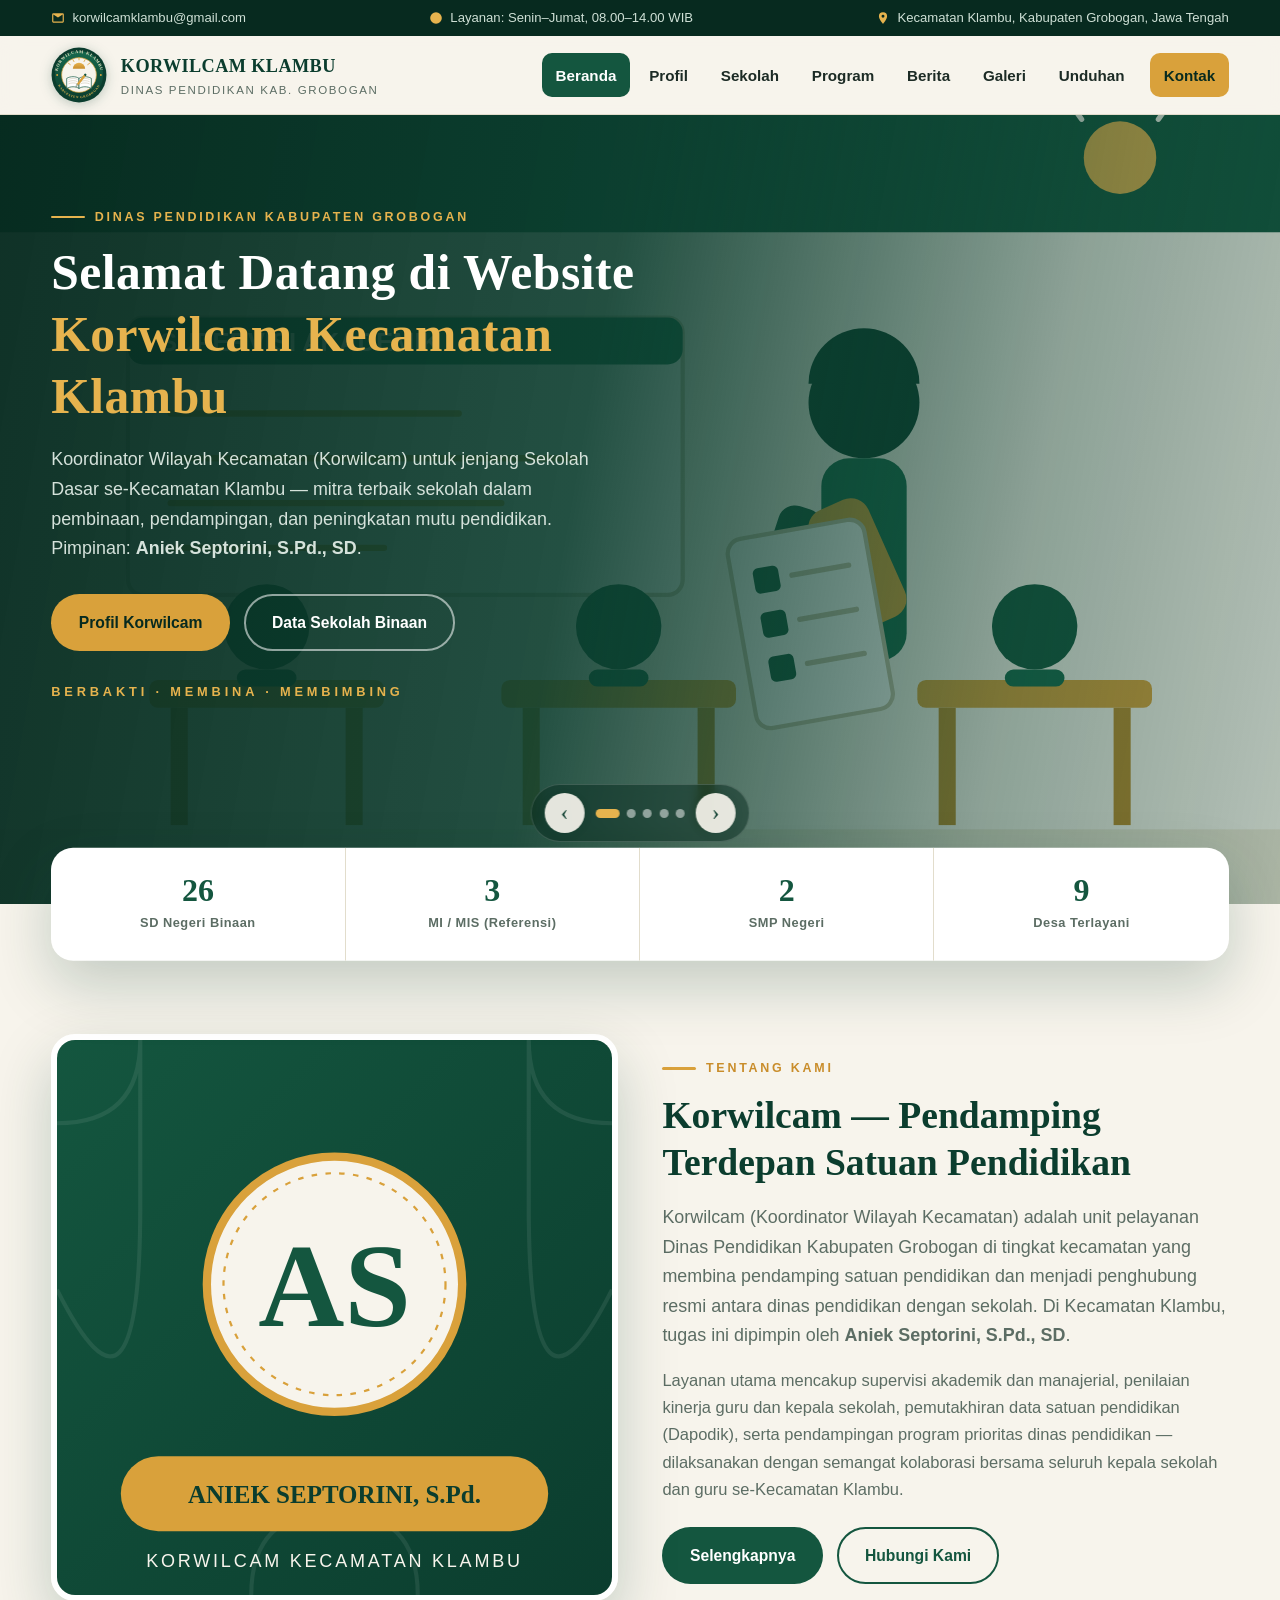
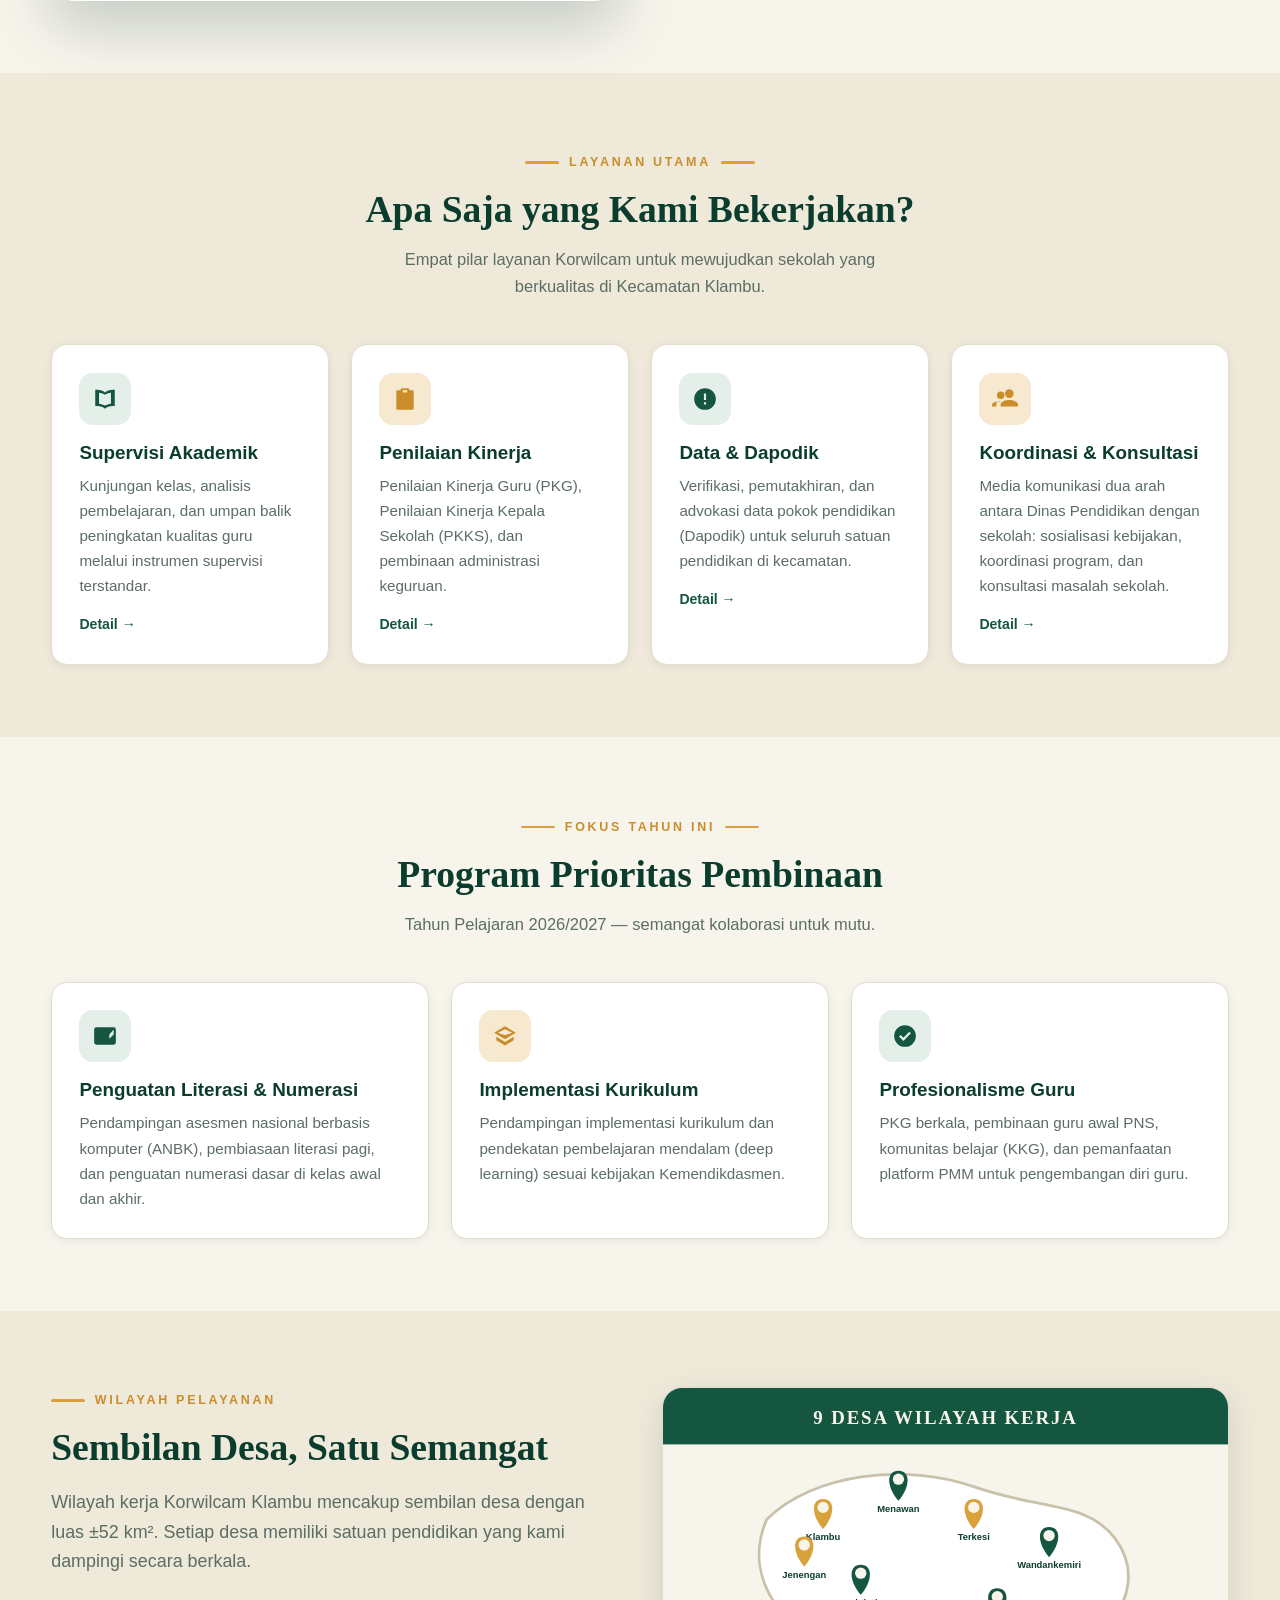
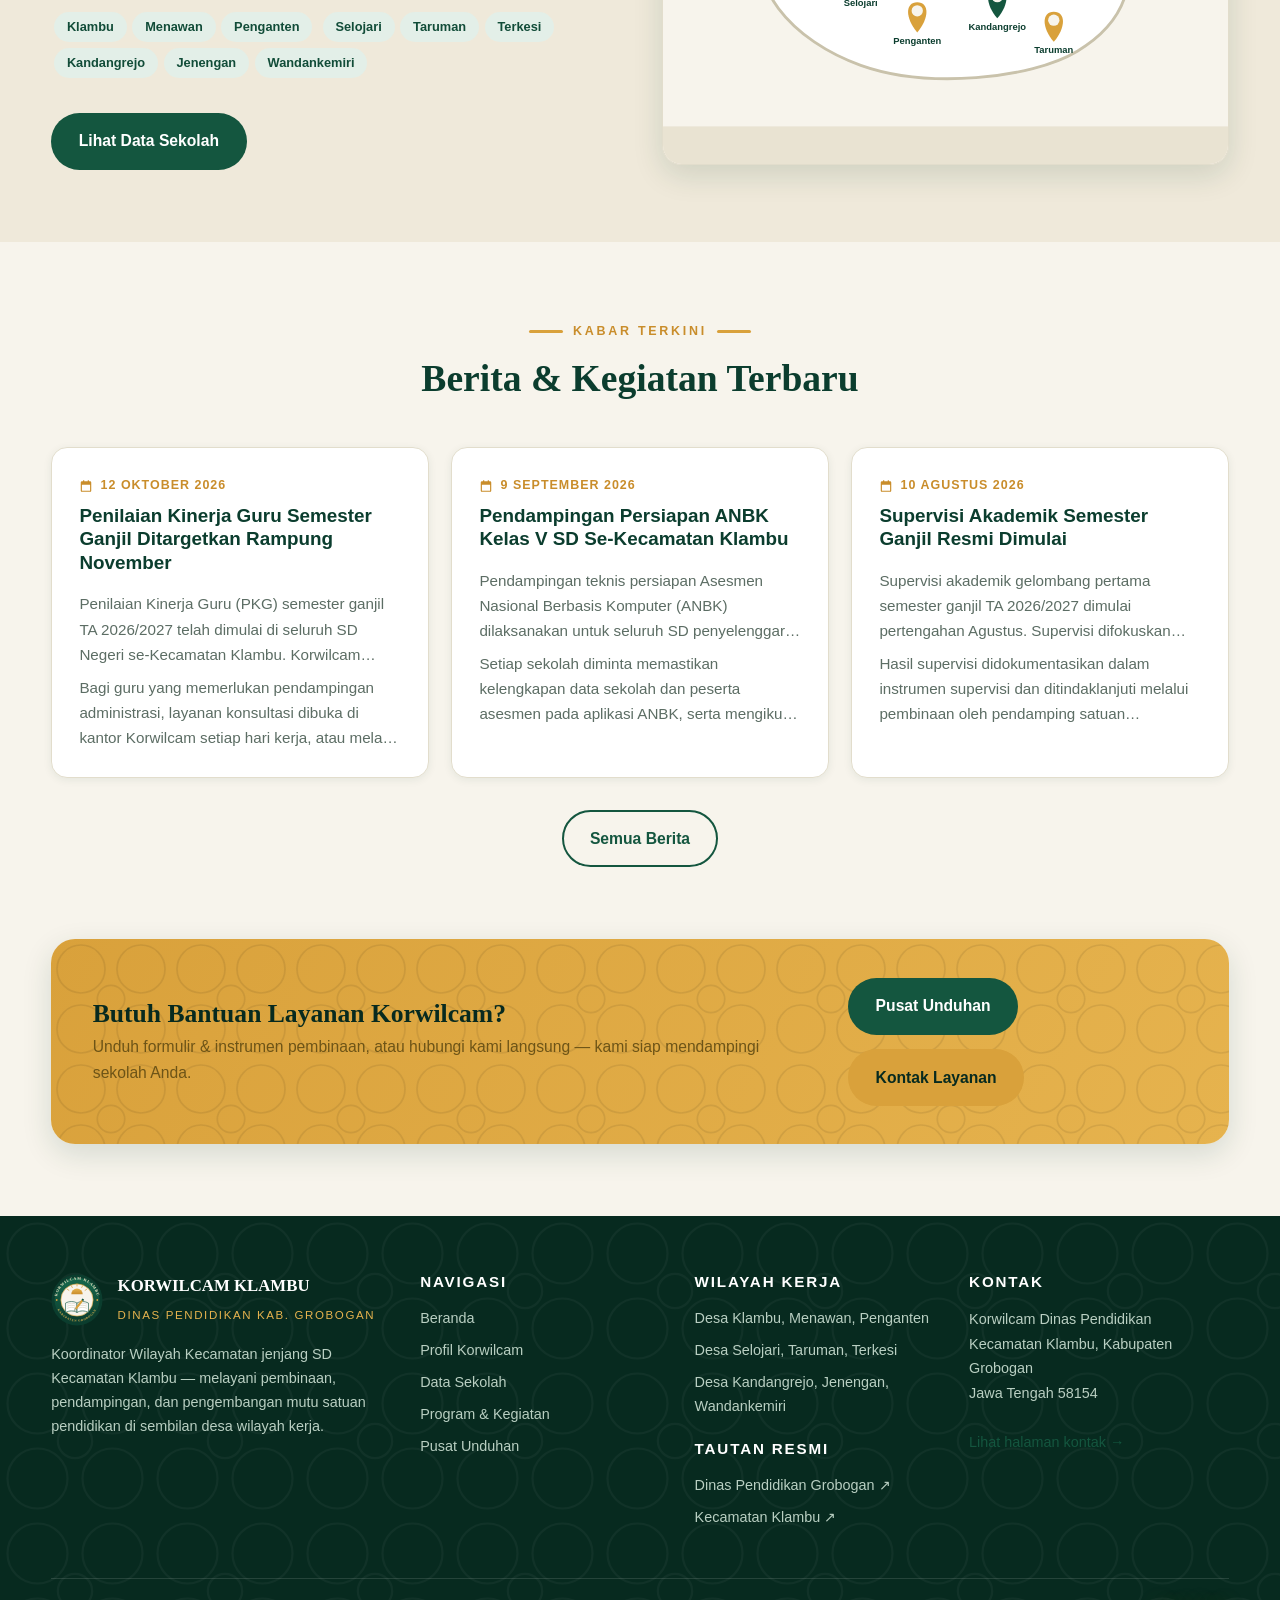
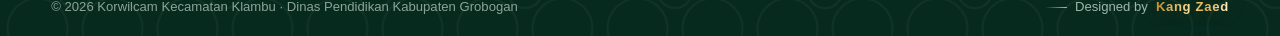
<file: index.html>
<!DOCTYPE html>
<html lang="id">
<head>
  <meta charset="UTF-8">
  <meta name="viewport" content="width=device-width, initial-scale=1.0">
  <title>Korwilcam Klambu — Koordinator Wilayah Kecamatan Dinas Pendidikan Kab. Grobogan</title>
  <meta name="description" content="Website resmi Korwilcam Kecamatan Klambu, Kabupaten Grobogan. Pimpinan: Aniek Septorini, S.Pd., SD. Berisi profil, data sekolah binaan, program, berita, galeri, unduhan, dan kontak layanan.">
  <link rel="icon" type="image/svg+xml" href="assets/img/favicon.svg">
  <link rel="stylesheet" href="css/style.css?v=10">
</head>
<body>

  <!-- Topbar -->
  <div class="topbar">
    <div class="container">
      <span>
        <svg viewBox="0 0 24 24"><path d="M4 4h16a2 2 0 0 1 2 2v12a2 2 0 0 1-2 2H4a2 2 0 0 1-2-2V6a2 2 0 0 1 2-2zm8 7L4 6v12h16V6l-8 5z"/></svg>
        <em data-cfg="kontak.email" style="font-style:normal">korwilcamklambu@gmail.com</em> <small class="cfg-note" data-for="kontak.email" style="opacity:.6">(contoh — sesuaikan)</small>
      </span>
      <span>
        <svg viewBox="0 0 24 24"><path d="M12 2a10 10 0 1 0 0 20 10 10 0 0 0 0-20zm1 5h-2v6l5 3 1-1.7-4-2.3V7z"/></svg>
        <em data-cfg="kontak.jamRingkas" style="font-style:normal">Layanan: Senin–Jumat, 08.00–14.00 WIB</em>
      </span>
      <span>
        <svg viewBox="0 0 24 24"><path d="M12 2a7 7 0 0 0-7 7c0 5.25 7 13 7 13s7-7.75 7-13a7 7 0 0 0-7-7zm0 9.5A2.5 2.5 0 1 1 14.5 9 2.5 2.5 0 0 1 12 11.5z"/></svg>
        <em data-cfg="kontak.lokasi" style="font-style:normal">Kecamatan Klambu, Kabupaten Grobogan, Jawa Tengah</em>
      </span>
    </div>
  </div>

  <!-- Header -->
  <header class="site-header">
    <div class="container header-inner">
      <a class="brand" href="index.html">
        <img src="assets/img/logo.svg" alt="Logo Korwilcam Klambu">
        <span class="brand-text">
          <strong>KORWILCAM KLAMBU</strong>
          <span>Dinas Pendidikan Kab. Grobogan</span>
        </span>
      </a>
      <button class="nav-toggle" aria-label="Buka menu" aria-expanded="false">
        <span></span><span></span><span></span>
      </button>
      <nav class="nav">
        <a href="index.html" class="active">Beranda</a>
        <a href="profil.html">Profil</a>
        <a href="sekolah.html">Sekolah</a>
        <a href="program.html">Program</a>
        <a href="berita.html">Berita</a>
        <a href="galeri.html">Galeri</a>
        <a href="unduhan.html">Unduhan</a>
        <a href="kontak.html" class="nav-cta">Kontak</a>
      </nav>
    </div>
  </header>

  <!-- Hero -->
  <section class="hero">
    <div class="hero-bg" id="hero-slider" aria-hidden="true">
      <div class="hs-track" id="hs-track">
        <div class="hs-slide"><img src="assets/gallery/scene-supervisi.svg" alt="Supervisi akademik"></div>
        <div class="hs-slide"><img src="assets/gallery/scene-rapat.svg" alt="Rapat koordinasi"></div>
        <div class="hs-slide"><img src="assets/gallery/scene-pkg.svg" alt="Penilaian kinerja guru"></div>
        <div class="hs-slide"><img src="assets/gallery/scene-anbk.svg" alt="Pendampingan ANBK"></div>
        <div class="hs-slide"><img src="assets/gallery/scene-literasi.svg" alt="Penguatan literasi"></div>
      </div>
    </div>
    <div class="container hero-inner">
      <div class="hero-copy">
        <span class="eyebrow">Dinas Pendidikan Kabupaten Grobogan</span>
        <h1>Selamat Datang di Website <em>Korwilcam Kecamatan Klambu</em></h1>
        <p class="lead">
          Koordinator Wilayah Kecamatan (Korwilcam) untuk jenjang Sekolah Dasar se-Kecamatan Klambu —
          mitra terbaik sekolah dalam pembinaan, pendampingan, dan peningkatan mutu pendidikan.
          Pimpinan: <strong data-cfg="pimpinan.nama">Aniek Septorini, S.Pd., SD</strong>.
        </p>
        <div class="hero-actions">
          <a href="profil.html" class="btn btn-gold">Profil Korwilcam</a>
          <a href="sekolah.html" class="btn btn-ghost">Data Sekolah Binaan</a>
        </div>
        <div class="hs-tagline">Berbakti · Membina · Membimbing</div>
      </div>
    </div>

    <div class="hs-controls">
      <button class="hs-arrow hs-prev" id="hs-prev" type="button" aria-label="Geser ke kiri">‹</button>
      <div class="hs-dots" id="hs-dots"></div>
      <button class="hs-arrow hs-next" id="hs-next" type="button" aria-label="Geser ke kanan">›</button>
    </div>

    <!-- Statistik -->
    <div class="container">
      <div class="hero-stats">
        <div class="stat"><b>26</b><span>SD Negeri Binaan</span></div>
        <div class="stat"><b>3</b><span>MI / MIS (Referensi)</span></div>
        <div class="stat"><b>2</b><span>SMP Negeri</span></div>
        <div class="stat"><b>9</b><span>Desa Terlayani</span></div>
      </div>
    </div>
  </section>

  <!-- Tentang -->
  <section class="section" style="padding-top:130px">
    <div class="container">
      <div class="grid cols-2" style="align-items:center;gap:2.8rem">
        <div class="reveal">
          <div class="profile-photo">
            <img src="assets/img/avatar-pimpinan.svg" data-cfg-src="pimpinan.foto" alt="Aniek Septorini, S.Pd., SD — Pimpinan Korwilcam Klambu">
          </div>
        </div>
        <div class="reveal d1">
          <span class="eyebrow">Tentang Kami</span>
          <h2>Korwilcam — Pendamping Terdepan Satuan Pendidikan</h2>
          <p class="lead mt-1">
            Korwilcam (Koordinator Wilayah Kecamatan) adalah unit pelayanan Dinas Pendidikan Kabupaten
            Grobogan di tingkat kecamatan yang membina pendamping satuan pendidikan dan menjadi penghubung
            resmi antara dinas pendidikan dengan sekolah. Di Kecamatan Klambu, tugas ini dipimpin oleh
            <strong>Aniek Septorini, S.Pd., SD</strong>.
          </p>
          <p class="mt-1" style="color:var(--muted)">
            Layanan utama mencakup supervisi akademik dan manajerial, penilaian kinerja guru dan kepala sekolah,
            pemutakhiran data satuan pendidikan (Dapodik), serta pendampingan program prioritas dinas pendidikan —
            dilaksanakan dengan semangat kolaborasi bersama seluruh kepala sekolah dan guru se-Kecamatan Klambu.
          </p>
          <div class="hero-actions" style="margin-top:1.5rem">
            <a href="profil.html" class="btn btn-primary">Selengkapnya</a>
            <a href="kontak.html" class="btn btn-outline">Hubungi Kami</a>
          </div>
        </div>
      </div>
    </div>
  </section>

  <!-- Layanan -->
  <section class="section alt">
    <div class="container">
      <div class="section-head reveal">
        <span class="eyebrow">Layanan Utama</span>
        <h2>Apa Saja yang Kami Bekerjakan?</h2>
        <p class="sub">Empat pilar layanan Korwilcam untuk mewujudkan sekolah yang berkualitas di Kecamatan Klambu.</p>
      </div>
      <div class="grid cols-4">
        <div class="card reveal">
          <div class="icon-badge"><svg viewBox="0 0 24 24"><path d="M12 6c-1.8-1.6-4.2-2.5-7-2.5H3v15h2c2.8 0 5.2.9 7 2.5 1.8-1.6 4.2-2.5 7-2.5h2v-15h-2c-2.8 0-5.2.9-7 2.5zm0 2.1c1.5-1 3.4-1.7 5.5-1.9v10.1c-2.1.2-4 .8-5.5 1.7-1.5-.9-3.4-1.5-5.5-1.7V6.2c2.1.2 4 .9 5.5 1.9z"/></svg></div>
          <h3>Supervisi Akademik</h3>
          <p>Kunjungan kelas, analisis pembelajaran, dan umpan balik peningkatan kualitas guru melalui instrumen supervisi terstandar.</p>
          <a class="more" href="program.html">Detail →</a>
        </div>
        <div class="card reveal d1">
          <div class="icon-badge gold"><svg viewBox="0 0 24 24"><path d="M9 2h6a1 1 0 0 1 1 1v1h3a1 1 0 0 1 1 1v16a1 1 0 0 1-1 1H5a1 1 0 0 1-1-1V5a1 1 0 0 1 1-1h3V3a1 1 0 0 1 1-1zm1 2v2h4V4h-4zm-1.2 8.3 1.4 1.4 3.6-3.6 1.4 1.4-5 5-2.8-2.8 1.4-1.4z"/></svg></div>
          <h3>Penilaian Kinerja</h3>
          <p>Penilaian Kinerja Guru (PKG), Penilaian Kinerja Kepala Sekolah (PKKS), dan pembinaan administrasi keguruan.</p>
          <a class="more" href="program.html">Detail →</a>
        </div>
        <div class="card reveal d2">
          <div class="icon-badge"><svg viewBox="0 0 24 24"><path d="M12 2a10 10 0 1 0 0 20 10 10 0 0 0 0-20zm1 15h-2v-2h2v2zm0-4h-2V7h2v6z"/></svg></div>
          <h3>Data &amp; Dapodik</h3>
          <p>Verifikasi, pemutakhiran, dan advokasi data pokok pendidikan (Dapodik) untuk seluruh satuan pendidikan di kecamatan.</p>
          <a class="more" href="program.html">Detail →</a>
        </div>
        <div class="card reveal d3">
          <div class="icon-badge gold"><svg viewBox="0 0 24 24"><path d="M16 11a4 4 0 1 0-4-4 4 4 0 0 0 4 4zm-8 1a3.5 3.5 0 1 0-3.5-3.5A3.5 3.5 0 0 0 8 12zm8 1c-2.7 0-8 1.3-8 4v2h16v-2c0-2.7-5.3-4-8-4zm-8 1.5c-.7-.1-1.3-.1-2-.1-2.3.1-6 1-6 3.1V19h4v-2c0-1.4.8-2.6 2-3.5z"/></svg></div>
          <h3>Koordinasi &amp; Konsultasi</h3>
          <p>Media komunikasi dua arah antara Dinas Pendidikan dengan sekolah: sosialisasi kebijakan, koordinasi program, dan konsultasi masalah sekolah.</p>
          <a class="more" href="kontak.html">Detail →</a>
        </div>
      </div>
    </div>
  </section>

  <!-- Program prioritas -->
  <section class="section">
    <div class="container">
      <div class="section-head reveal">
        <span class="eyebrow">Fokus Tahun Ini</span>
        <h2>Program Prioritas Pembinaan</h2>
        <p class="sub">Tahun Pelajaran 2026/2027 — semangat kolaborasi untuk mutu.</p>
      </div>
      <div class="grid cols-3">
        <div class="card reveal">
          <div class="icon-badge"><svg viewBox="0 0 24 24"><path d="M4 4h16a2 2 0 0 1 2 2v12a2 2 0 0 1-2 2H4a2 2 0 0 1-2-2V6a2 2 0 0 1 2-2zm2 4h5v2H6V8zm0 4h8v2H6v-2zm10 2.6 4-4V6l-4 4.6V14.6z"/></svg></div>
          <h3>Penguatan Literasi &amp; Numerasi</h3>
          <p>Pendampingan asesmen nasional berbasis komputer (ANBK), pembiasaan literasi pagi, dan penguatan numerasi dasar di kelas awal dan akhir.</p>
        </div>
        <div class="card reveal d1">
          <div class="icon-badge gold"><svg viewBox="0 0 24 24"><path d="M12 3 2 9l10 6 10-6-10-6zm0 8.2L5.4 9 12 5.8 18.6 9 12 11.2zM4 12.8l8 4.8 8-4.8V16l-8 4.8L4 16v-3.2z"/></svg></div>
          <h3>Implementasi Kurikulum</h3>
          <p>Pendampingan implementasi kurikulum dan pendekatan pembelajaran mendalam (deep learning) sesuai kebijakan Kemendikdasmen.</p>
        </div>
        <div class="card reveal d2">
          <div class="icon-badge"><svg viewBox="0 0 24 24"><path d="M12 2a10 10 0 1 0 10 10A10 10 0 0 0 12 2zm-1.5 14.5-4-4L8 11l2.5 2.5L16 8l1.4 1.4-6.9 7.1z"/></svg></div>
          <h3>Profesionalisme Guru</h3>
          <p>PKG berkala, pembinaan guru awal PNS, komunitas belajar (KKG), dan pemanfaatan platform PMM untuk pengembangan diri guru.</p>
        </div>
      </div>
    </div>
  </section>

  <!-- Wilayah kerja -->
  <section class="section alt">
    <div class="container">
      <div class="grid cols-2" style="align-items:center;gap:2.8rem">
        <div class="reveal">
          <span class="eyebrow">Wilayah Pelayanan</span>
          <h2>Sembilan Desa, Satu Semangat</h2>
          <p class="lead mt-1">
            Wilayah kerja Korwilcam Klambu mencakup sembilan desa dengan luas ±52 km².
            Setiap desa memiliki satuan pendidikan yang kami dampingi secara berkala.
          </p>
          <div class="mt-2">
            <span class="chip">Klambu</span><span class="chip">Menawan</span><span class="chip">Penganten</span>
            <span class="chip">Selojari</span><span class="chip">Taruman</span><span class="chip">Terkesi</span>
            <span class="chip">Kandangrejo</span><span class="chip">Jenengan</span><span class="chip">Wandankemiri</span>
          </div>
          <a href="sekolah.html" class="btn btn-primary mt-2">Lihat Data Sekolah</a>
        </div>
        <div class="reveal d1">
          <img src="assets/gallery/scene-wilayah.svg" alt="Ilustrasi sembilan desa wilayah kerja Korwilcam Klambu"
               style="border-radius:20px;box-shadow:var(--shadow-md);border:1px solid var(--line)">
        </div>
      </div>
    </div>
  </section>

  <!-- Berita terbaru -->
  <section class="section">
    <div class="container">
      <div class="section-head reveal">
        <span class="eyebrow">Kabar Terkini</span>
        <h2>Berita &amp; Kegiatan Terbaru</h2>
      </div>
      <div class="grid cols-3" id="berita-preview">
        <article class="card news-card reveal">
          <span class="news-date">
            <svg viewBox="0 0 24 24"><path d="M7 2v2H5a2 2 0 0 0-2 2v14a2 2 0 0 0 2 2h14a2 2 0 0 0 2-2V6a2 2 0 0 0-2-2h-2V2h-2v2H9V2H7zM5 10h14v10H5V10z"/></svg>
            21 Juli 2026
          </span>
          <h3>Rapat Koordinasi Awal Tahun Pelajaran 2026/2027</h3>
          <p>Korwilcam Klambu memimpin rapat koordinasi kepala sekolah SD se-kecamatan membahas persiapan tahun pelajaran baru, verifikasi data awal, dan penjadwalan supervisi semester ganjil.</p>
          <a class="more" href="berita.html">Baca Selengkapnya →</a>
        </article>
        <article class="card news-card reveal d1">
          <span class="news-date">
            <svg viewBox="0 0 24 24"><path d="M7 2v2H5a2 2 0 0 0-2 2v14a2 2 0 0 0 2 2h14a2 2 0 0 0 2-2V6a2 2 0 0 0-2-2h-2V2h-2v2H9V2H7zM5 10h14v10H5V10z"/></svg>
            9 September 2026
          </span>
          <h3>Pendampingan Persiapan ANBK Kelas V SD</h3>
          <p>Pendampingan teknis persiapan ANBK untuk seluruh SD penyelenggara: kesiapan sarana, literasi digital, dan simulasi asesmen di masing-masing sekolah.</p>
          <a class="more" href="berita.html">Baca Selengkapnya →</a>
        </article>
        <article class="card news-card reveal d2">
          <span class="news-date">
            <svg viewBox="0 0 24 24"><path d="M7 2v2H5a2 2 0 0 0-2 2v14a2 2 0 0 0 2 2h14a2 2 0 0 0 2-2V6a2 2 0 0 0-2-2h-2V2h-2v2H9V2H7zM5 10h14v10H5V10z"/></svg>
            12 Oktober 2026
          </span>
          <h3>Penilaian Kinerja Guru Semester Ganjil Dimulai</h3>
          <p>PKG semester ganjil TA 2026/2027 ditargetkan rampung pada akhir November. Guru disiapkan dengan dokumen kinerja dan portofolio terbaru.</p>
          <a class="more" href="berita.html">Baca Selengkapnya →</a>
        </article>
      </div>
      <div class="center mt-2 reveal">
        <a href="berita.html" class="btn btn-outline">Semua Berita</a>
      </div>
    </div>
  </section>

  <!-- CTA -->
  <section class="section" style="padding-top:0">
    <div class="container">
      <div class="cta-band reveal">
        <div>
          <h2>Butuh Bantuan Layanan Korwilcam?</h2>
          <p>Unduh formulir &amp; instrumen pembinaan, atau hubungi kami langsung — kami siap mendampingi sekolah Anda.</p>
        </div>
        <div style="display:flex;gap:.9rem;flex-wrap:wrap">
          <a href="unduhan.html" class="btn btn-primary">Pusat Unduhan</a>
          <a href="kontak.html" class="btn btn-gold">Kontak Layanan</a>
        </div>
      </div>
    </div>
  </section>

  <!-- Footer -->
  <footer class="footer">
    <div class="container">
      <div class="footer-grid">
        <div>
          <div class="f-brand">
            <img src="assets/img/logo.svg" alt="Logo Korwilcam Klambu">
            <div>
              <strong>KORWILCAM KLAMBU</strong>
              <span>Dinas Pendidikan Kab. Grobogan</span>
            </div>
          </div>
          <p>
            Koordinator Wilayah Kecamatan jenjang SD Kecamatan Klambu — melayani pembinaan,
            pendampingan, dan pengembangan mutu satuan pendidikan di sembilan desa wilayah kerja.
          </p>
        </div>
        <div>
          <h4>Navigasi</h4>
          <ul>
            <li><a href="index.html">Beranda</a></li>
            <li><a href="profil.html">Profil Korwilcam</a></li>
            <li><a href="sekolah.html">Data Sekolah</a></li>
            <li><a href="program.html">Program &amp; Kegiatan</a></li>
            <li><a href="unduhan.html">Pusat Unduhan</a></li>
          </ul>
        </div>
        <div>
          <h4>Wilayah Kerja</h4>
          <ul>
            <li><a href="sekolah.html">Desa Klambu, Menawan, Penganten</a></li>
            <li><a href="sekolah.html">Desa Selojari, Taruman, Terkesi</a></li>
            <li><a href="sekolah.html">Desa Kandangrejo, Jenengan, Wandankemiri</a></li>
          </ul>
          <h4 style="margin-top:1.3rem">Tautan Resmi</h4>
          <ul>
            <li><a href="https://disdik.grobogan.go.id" target="_blank" rel="noopener">Dinas Pendidikan Grobogan ↗</a></li>
            <li><a href="https://klambu.kec.grobogan.go.id" target="_blank" rel="noopener">Kecamatan Klambu ↗</a></li>
          </ul>
        </div>
        <div>
          <h4>Kontak</h4>
          <address data-cfg-html="alamatFooterHtml">Korwilcam Dinas Pendidikan<br>Kecamatan Klambu, Kabupaten Grobogan<br>Jawa Tengah 58154<br><br><a href="kontak.html">Lihat halaman kontak →</a></address>
        </div>
      </div>
      <div class="foot-bottom">
        <span>© <span data-year>2026</span> Korwilcam Kecamatan Klambu · Dinas Pendidikan Kabupaten Grobogan</span>
        <span class="credit">Designed by <b>Kang Zaed</b></span>
      </div>
    </div>
  </footer>

  <button class="to-top" aria-label="Kembali ke atas">
    <svg viewBox="0 0 24 24"><path d="M12 4l8 8h-6v8h-4v-8H4l8-8z"/></svg>
  </button>

  <script src="js/site-config.js?v=11"></script>
  <script src="js/main.js?v=11"></script>
</body>
</html>
</file>
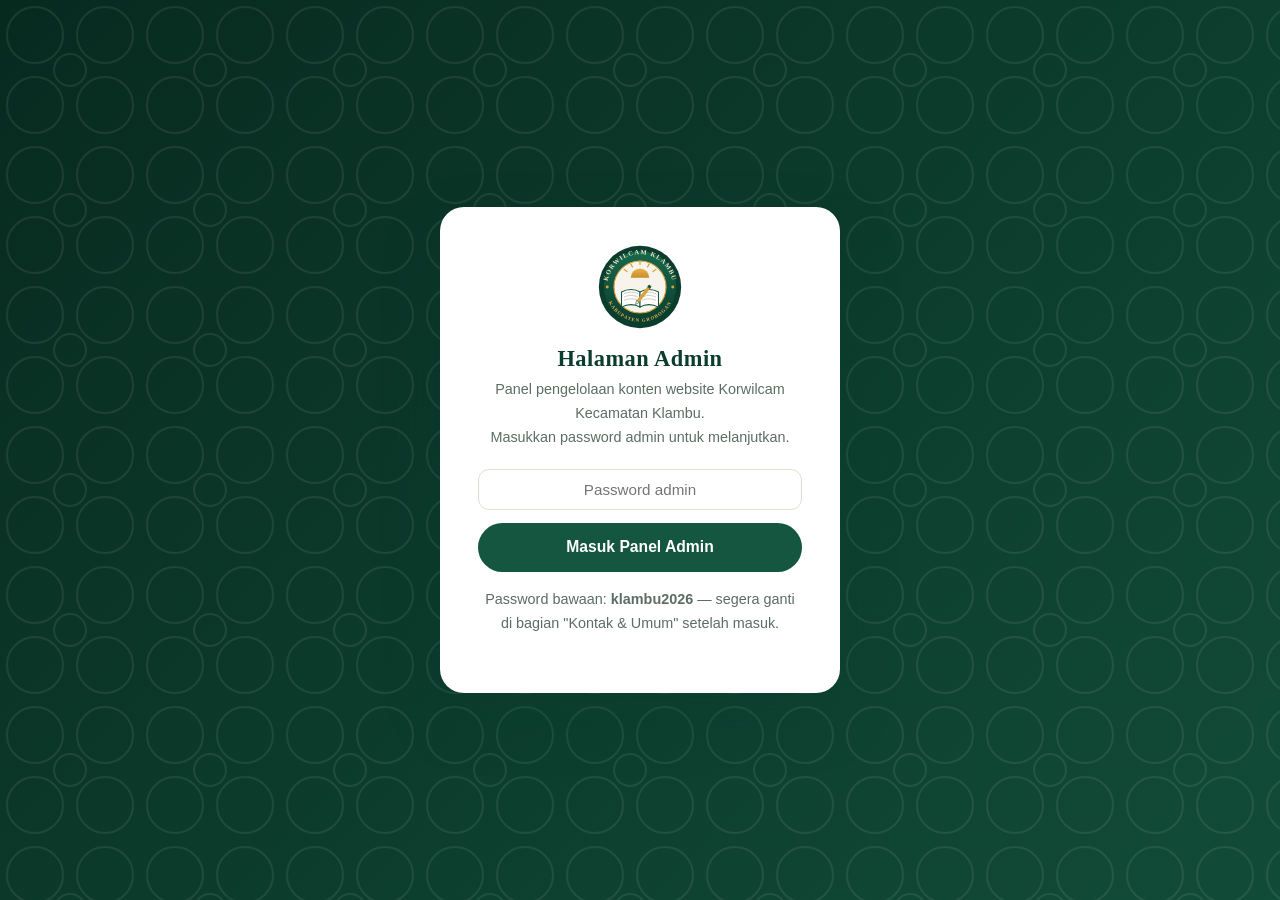
<file: admin.html>
<!DOCTYPE html>
<html lang="id">
<head>
  <meta charset="UTF-8">
  <meta name="viewport" content="width=device-width, initial-scale=1.0">
  <title>Admin — Korwilcam Klambu</title>
  <meta name="robots" content="noindex">
  <link rel="icon" type="image/svg+xml" href="assets/img/favicon.svg">
  <link rel="stylesheet" href="css/style.css?v=10">
  <style>
    .gate{position:fixed;inset:0;z-index:200;display:grid;place-items:center;
      background:linear-gradient(135deg,var(--green-950),var(--green-800));}
    .gate::before{content:"";position:absolute;inset:0;background:var(--kawung);background-size:140px}
    .gate-card{position:relative;background:#fff;border-radius:24px;padding:2.4rem;max-width:400px;width:92%;
      box-shadow:var(--shadow-lg);text-align:center}
    .gate-card img{width:84px;margin:0 auto 1rem}
    .gate-card h1{font-size:1.4rem;margin-bottom:.3rem}
    .gate-card p{color:var(--muted);font-size:.9rem;margin-bottom:1.2rem}
    .gate-err{color:#b3392b;font-size:.85rem;margin-top:.6rem;display:none}
    .admin-top{position:sticky;top:0;z-index:50;background:rgba(247,244,236,.96);backdrop-filter:blur(8px);
      border-bottom:1px solid var(--line);padding:.8rem 0}
    .admin-top .container{display:flex;align-items:center;justify-content:space-between;gap:1rem;flex-wrap:wrap}
    .admin-actions{display:flex;gap:.6rem;flex-wrap:wrap}
    .admin-section{margin-bottom:2rem}
    .admin-section h2{display:flex;align-items:center;gap:.6rem;font-size:1.35rem;margin-bottom:1.2rem;flex-wrap:wrap}
    .admin-grid{display:grid;grid-template-columns:1fr 1fr;gap:1rem}
    .admin-grid .full{grid-column:1/-1}
    .item-box{border:1.5px dashed var(--line);border-radius:14px;padding:1rem 1.1rem;margin-bottom:1rem;background:#fffdf7}
    .item-box .item-head{display:flex;justify-content:space-between;align-items:center;margin-bottom:.7rem}
    .item-box .item-head strong{color:var(--green-800);font-size:.85rem;letter-spacing:.08em;text-transform:uppercase}
    textarea.input{min-height:90px;font-family:var(--font-sans)}
    .hint{font-size:.82rem;color:var(--muted);margin-top:.4rem}
    .toast{position:fixed;bottom:1.4rem;left:50%;transform:translateX(-50%) translateY(20px);opacity:0;
      background:var(--green-800);color:#fff;padding:.9rem 1.4rem;border-radius:14px;font-weight:600;
      box-shadow:var(--shadow-lg);transition:.3s;z-index:300;max-width:92%;text-align:center}
    .toast.show{opacity:1;transform:translateX(-50%)}
    .pub-steps{counter-reset:step;padding-left:0;list-style:none}
    .pub-steps li{counter-increment:step;display:flex;gap:.9rem;padding:.6rem 0;border-bottom:1px dashed var(--line);font-size:.95rem}
    .pub-steps li::before{content:counter(step);flex:none;width:28px;height:28px;border-radius:50%;
      background:var(--gold-500);color:var(--green-950);font-weight:800;display:grid;place-items:center;font-size:.85rem}
    .img-tools{display:flex;gap:.6rem;align-items:center;flex-wrap:wrap;margin:.4rem 0}
    .img-preview{width:100%;max-height:160px;object-fit:cover;border-radius:10px;border:1px solid var(--line);
      margin-top:.5rem;display:none;background:#fff}
    @media(max-width:720px){.admin-grid{grid-template-columns:1fr}}
  </style>
</head>
<body>

  <!-- Gerbang password -->
  <div class="gate" id="gate">
    <div class="gate-card">
      <img src="assets/img/logo.svg" alt="Logo Korwilcam Klambu">
      <h1>Halaman Admin</h1>
      <p>Panel pengelolaan konten website Korwilcam Kecamatan Klambu.<br>Masukkan password admin untuk melanjutkan.</p>
      <form id="gate-form">
        <input class="input" type="password" id="gate-pass" placeholder="Password admin" autocomplete="current-password" style="text-align:center">
        <button class="btn btn-primary" style="width:100%;margin-top:.8rem" type="submit">Masuk Panel Admin</button>
        <div class="gate-err" id="gate-err">Password salah. Coba lagi.</div>
      </form>
      <p class="hint" style="margin-top:1rem">Password bawaan: <b>klambu2026</b> — segera ganti di bagian "Kontak &amp; Umum" setelah masuk.</p>
    </div>
  </div>

  <!-- Panel -->
  <div id="panel" hidden>
    <div class="admin-top">
      <div class="container">
        <a class="brand" href="admin.html">
          <img src="assets/img/logo.svg" alt="" style="width:44px;height:44px">
          <span class="brand-text"><strong>ADMIN KORWILCAM KLAMBU</strong><span>Pengelolaan Konten Website</span></span>
        </a>
        <div class="admin-actions">
          <a class="btn btn-outline btn-sm" href="index.html" target="_blank">Lihat Website ↗</a>
          <button class="btn btn-gold btn-sm" id="btn-apply" type="button">Terapkan ke Pratinjau</button>
          <button class="btn btn-primary btn-sm" id="btn-download" type="button">Unduh site-config.js</button>
          <button class="btn btn-outline btn-sm" id="btn-reset" type="button">Reset Bawaan</button>
        </div>
      </div>
    </div>

    <main class="container section" style="padding-top:2rem">

      <!-- Kontak -->
      <section class="admin-section">
        <h2>📞 Kontak &amp; Umum</h2>
        <div class="card">
          <div class="admin-grid">
            <div class="field">
              <label for="f-wa">Nomor WhatsApp (format 62…, tanpa +)</label>
              <input class="input" id="f-wa" data-path="kontak.wa" type="text">
            </div>
            <div class="field">
              <label for="f-wadisp">Tampilan nomor WA</label>
              <input class="input" id="f-wadisp" data-path="kontak.waDisplay" type="text">
            </div>
            <div class="field">
              <label for="f-email">Email</label>
              <input class="input" id="f-email" data-path="kontak.email" type="text">
            </div>
            <div class="field">
              <label for="f-jamringkas">Jam layanan (teks pendek topbar)</label>
              <input class="input" id="f-jamringkas" data-path="kontak.jamRingkas" type="text">
            </div>
            <div class="field">
              <label for="f-lokasi">Lokasi (teks pendek topbar)</label>
              <input class="input" id="f-lokasi" data-path="kontak.lokasi" type="text">
            </div>
            <div class="field">
              <label for="f-pass">Password Halaman Admin</label>
              <input class="input" id="f-pass" data-path="adminPassword" type="text">
            </div>
            <div class="field full">
              <label for="f-alamatcard">Alamat kantor (satu baris = satu baris tampil)</label>
              <textarea class="input" id="f-alamatcard" data-lines="kontak.alamatCard"></textarea>
            </div>
            <div class="field full">
              <label for="f-alamatfooter">Alamat footer (satu baris = satu baris tampil)</label>
              <textarea class="input" id="f-alamatfooter" data-lines="kontak.alamatFooter"></textarea>
            </div>
          </div>
          <hr class="divider">
          <strong style="font-size:.9rem;color:var(--green-800)">JAM LAYANAN (halaman kontak)</strong>
          <div id="jam-list" style="margin-top:.8rem"></div>
          <button class="btn btn-outline btn-sm" type="button" id="btn-jam-add">+ Tambah Baris Jam</button>
        </div>
      </section>

      <!-- Pimpinan -->
      <section class="admin-section">
        <h2>👤 Pimpinan</h2>
        <div class="card">
          <div class="admin-grid">
            <div class="field">
              <label for="f-nama">Nama &amp; gelar</label>
              <input class="input" id="f-nama" data-path="pimpinan.nama" type="text">
            </div>
            <div class="field">
              <label for="f-nip">NIP</label>
              <input class="input" id="f-nip" data-path="pimpinan.nip" type="text">
            </div>
            <div class="field full">
              <label for="f-jabatan">Jabatan (tampil di halaman profil)</label>
              <input class="input" id="f-jabatan" data-path="pimpinan.jabatan" type="text">
            </div>
          </div>
          <p class="hint">Nama pada struktur organisasi otomatis mengikuti kolom "Nama &amp; gelar".</p>
          <hr class="divider">
          <div id="foto-pimpinan-tools"></div>
          <p class="hint">Foto tampil di Beranda &amp; halaman Profil. Disarankan foto tegak (potret) yang jelas.</p>
        </div>
      </section>

      <!-- Visi Misi -->
      <section class="admin-section">
        <h2>🎯 Visi &amp; Misi</h2>
        <div class="card">
          <div class="field">
            <label for="f-visi">Visi</label>
            <textarea class="input" id="f-visi" data-path="visi"></textarea>
          </div>
          <strong style="font-size:.9rem;color:var(--green-800);display:block;margin:1rem 0 .6rem">MISI</strong>
          <div id="misi-editor"></div>
          <button class="btn btn-outline btn-sm" type="button" id="btn-misi-add">+ Tambah Misi</button>
        </div>
      </section>

      <!-- Berita -->
      <section class="admin-section">
        <h2>📰 Berita <small class="hint" style="text-transform:none;letter-spacing:0">(tampil di Beranda + halaman Berita; urutan atas = paling baru)</small></h2>
        <div id="berita-editor"></div>
        <button class="btn btn-outline btn-sm" type="button" id="btn-berita-add">+ Tambah Berita</button>
      </section>

      <!-- Pengumuman -->
      <section class="admin-section">
        <h2>🔔 Pengumuman <small class="hint" style="text-transform:none;letter-spacing:0">(sidebar halaman Berita; boleh disertai gambar)</small></h2>
        <div id="pengumuman-editor"></div>
        <button class="btn btn-outline btn-sm" type="button" id="btn-pengumuman-add">+ Tambah Pengumuman</button>
      </section>

      <!-- Latar Belakang Beranda -->
      <section class="admin-section">
        <h2>🎬 Latar Belakang Beranda <small class="hint" style="text-transform:none;letter-spacing:0">(5 gambar slider di belakang teks sambutan beranda)</small></h2>
        <div class="card">
          <div id="hero-slides-editor"></div>
          <button class="btn btn-outline btn-sm" type="button" id="btn-hero-clear">Kosongkan Semua — Pakai Galeri Otomatis</button>
          <p class="hint">Isi dengan mengunggah gambar dari komputer atau menempel tautan (URL). Bila semua slot dikosongkan, latar otomatis memakai 5 gambar pertama Galeri Kegiatan.</p>
        </div>
      </section>

      <!-- Galeri -->
      <section class="admin-section">
        <h2>🖼️ Galeri Kegiatan <small class="hint" style="text-transform:none;letter-spacing:0">(halaman Galeri; foto dipotong otomatis rasio 3:2)</small></h2>
        <div id="galeri-editor"></div>
        <button class="btn btn-outline btn-sm" type="button" id="btn-galeri-add">+ Tambah Foto / Ilustrasi</button>
      </section>

      <!-- Publikasi -->
      <section class="admin-section">
        <h2>🚀 Publikasi Perubahan</h2>
        <div class="card" style="border-left:4px solid var(--gold-500)">
          <ol class="pub-steps">
            <li><span>Klik <b>“Terapkan ke Pratinjau”</b> — perubahan langsung terlihat di tab website (refresh halaman website).</span></li>
            <li><span>Klik <b>“Unduh site-config.js”</b> — file konfigurasi (termasuk gambar unggahan) akan terunduh.</span></li>
            <li><span>Salin / pindahkan file hasil unduhan ke folder <code>js\</code> di folder website, <b>timpa</b> file <code>site-config.js</code> yang lama.</span></li>
            <li><span>Jalankan <b>PUBLISH.bat</b> di folder website (klik dua kali) — perubahan terunggah ke GitHub dan Vercel otomatis meng-online-kan dalam 1–2 menit.</span></li>
          </ol>
          <p class="hint">
            Gambar yang diunggah otomatis <b>dikompres</b> dan tertanam di dalam file konfigurasi —
            tidak perlu upload gambar terpisah ke hosting. Foto galeri dikompres ke lebar maks 1400px,
            foto pimpinan &amp; pengumuman 700px, agar website tetap ringan.
          </p>
        </div>
      </section>

      <p class="note center mt-2" style="margin-bottom:3rem">
        Panel admin ini pengaman tingkat kenyamanan (password tersimpan di file konfigurasi).
        Pengaman sesungguhnya adalah akun GitHub Anda — hanya yang punya akses repo yang bisa mengubah website online.
      </p>
    </main>
  </div>

  <div class="toast" id="toast"></div>

  <script src="js/site-config.js?v=11"></script>
  <script>
  (function () {
    "use strict";

    var OVERRIDE_KEY = "SITE_CONFIG_OVERRIDE";
    var FOTO_BAWAAN = "assets/img/avatar-pimpinan.svg";

    function mergedCfg() {
      var base = window.SITE_CONFIG || {};
      var over = {};
      try { over = JSON.parse(localStorage.getItem(OVERRIDE_KEY) || "{}"); } catch (e) {}
      var m = Object.assign({}, base);
      Object.keys(over).forEach(function (k) { m[k] = over[k]; });
      return m;
    }
    var CFG = mergedCfg();

    function get(path) {
      return path.split(".").reduce(function (o, p) { return o && o[p]; }, CFG);
    }
    function set(path, val) {
      var parts = path.split(".");
      var o = CFG;
      for (var i = 0; i < parts.length - 1; i++) { o = o[parts[i]]; }
      o[parts[parts.length - 1]] = val;
    }
    function toast(msg) {
      var t = document.getElementById("toast");
      t.textContent = msg;
      t.classList.add("show");
      clearTimeout(t._h);
      t._h = setTimeout(function () { t.classList.remove("show"); }, 3600);
    }
    function el(tag, cls, html) {
      var e = document.createElement(tag);
      if (cls) e.className = cls;
      if (html !== undefined) e.innerHTML = html;
      return e;
    }
    function esc(s) {
      return String(s == null ? "" : s).replace(/&/g, "&amp;").replace(/</g, "&lt;").replace(/>/g, "&gt;").replace(/"/g, "&quot;");
    }

    /* ---------- Kompresi gambar ---------- */
    function processImage(file, maxW) {
      return new Promise(function (resolve, reject) {
        var reader = new FileReader();
        reader.onload = function () {
          if (file.type === "image/svg+xml") return resolve(String(reader.result));
          var img = new Image();
          img.onload = function () {
            var scale = Math.min(1, maxW / img.width);
            var w = Math.max(1, Math.round(img.width * scale));
            var h = Math.max(1, Math.round(img.height * scale));
            var c = document.createElement("canvas");
            c.width = w; c.height = h;
            c.getContext("2d").drawImage(img, 0, 0, w, h);
            resolve(c.toDataURL("image/jpeg", 0.82));
          };
          img.onerror = function () { resolve(String(reader.result)); };
          img.src = String(reader.result);
        };
        reader.onerror = reject;
        reader.readAsDataURL(file);
      });
    }
    window.__adminProcessImage = processImage; // untuk pengujian

    /* ---------- Alat unggah/tautan gambar ---------- */
    function addImageTools(host, obj, key, maxW, label) {
      var wrap = el("div", "field");
      wrap.appendChild(el("label", null, esc(label)));

      var tools = el("div", "img-tools");
      var fileBtn = el("button", "btn btn-primary btn-sm", "📁 Pilih Gambar dari Komputer");
      fileBtn.type = "button";
      var file = document.createElement("input");
      file.type = "file";
      file.accept = "image/*";
      file.style.display = "none";
      tools.appendChild(fileBtn);
      tools.appendChild(file);

      var urlInput = document.createElement("input");
      urlInput.className = "input";
      urlInput.placeholder = "…atau tempel tautan gambar (URL)";
      urlInput.value = (obj[key] && String(obj[key]).indexOf("data:") === 0) ? "" : (obj[key] || "");
      tools.appendChild(urlInput);

      var clearBtn = el("button", "btn btn-outline btn-sm", "Kosongkan");
      clearBtn.type = "button";
      tools.appendChild(clearBtn);

      var preview = el("img", "img-preview");
      preview.alt = "Pratinjau gambar";

      function updatePreview() {
        var v = obj[key];
        if (v) { preview.src = v; preview.style.display = "block"; }
        else { preview.removeAttribute("src"); preview.style.display = "none"; }
      }
      updatePreview();

      fileBtn.addEventListener("click", function () { file.click(); });
      file.addEventListener("change", function () {
        var f = file.files && file.files[0];
        if (!f) return;
        fileBtn.disabled = true;
        fileBtn.textContent = "⏳ Memproses…";
        processImage(f, maxW).then(function (dataUrl) {
          obj[key] = dataUrl;
          urlInput.value = "";
          updatePreview();
          toast("Gambar dimuat (otomatis dikompres) — jangan lupa Terapkan ke Pratinjau.");
        }).catch(function () {
          toast("Gagal membaca gambar. Coba file lain.");
        }).finally(function () {
          fileBtn.disabled = false;
          fileBtn.textContent = "📁 Pilih Gambar dari Komputer";
          file.value = "";
        });
      });
      urlInput.addEventListener("input", function () {
        obj[key] = urlInput.value.trim();
        updatePreview();
      });
      clearBtn.addEventListener("click", function () {
        obj[key] = "";
        urlInput.value = "";
        updatePreview();
      });

      wrap.appendChild(tools);
      wrap.appendChild(preview);
      host.appendChild(wrap);
      return wrap;
    }

    /* ---------- Gerbang ---------- */
    var gate = document.getElementById("gate");
    var panel = document.getElementById("panel");
    if (sessionStorage.getItem("korwil_admin_ok") === "1") {
      gate.style.display = "none";
      panel.hidden = false;
      buildPanel();
    }
    document.getElementById("gate-form").addEventListener("submit", function (e) {
      e.preventDefault();
      var pass = document.getElementById("gate-pass").value;
      if (pass === (CFG.adminPassword || "klambu2026")) {
        sessionStorage.setItem("korwil_admin_ok", "1");
        gate.style.display = "none";
        panel.hidden = false;
        buildPanel();
      } else {
        document.getElementById("gate-err").style.display = "block";
      }
    });

    /* ---------- Bangun panel ---------- */
    function buildPanel() {
      // input satu-nilai
      document.querySelectorAll("[data-path]").forEach(function (inp) {
        var v = get(inp.getAttribute("data-path"));
        inp.value = v == null ? "" : v;
        inp.addEventListener("input", function () { set(inp.getAttribute("data-path"), inp.value); });
      });
      // textarea daftar-baris
      document.querySelectorAll("[data-lines]").forEach(function (ta) {
        var arr = get(ta.getAttribute("data-lines")) || [];
        ta.value = arr.join("\n");
        ta.addEventListener("input", function () {
          set(ta.getAttribute("data-lines"), ta.value.split("\n").map(function (s) { return s.trim(); }).filter(Boolean));
        });
      });
      renderJam(); renderMisi(); renderBerita(); renderPengumuman(); renderGaleri(); renderFotoPimpinan(); renderHeroSlides();

      document.getElementById("btn-jam-add").addEventListener("click", function () {
        (CFG.kontak.jam = CFG.kontak.jam || []).push({ hari: "", jam: "" });
        renderJam();
      });
      document.getElementById("btn-misi-add").addEventListener("click", function () {
        (CFG.misi = CFG.misi || []).push("");
        renderMisi();
      });
      document.getElementById("btn-berita-add").addEventListener("click", function () {
        (CFG.berita = CFG.berita || []).unshift({ tanggal: "", judul: "Berita baru", isi: [""] });
        renderBerita();
      });
      document.getElementById("btn-pengumuman-add").addEventListener("click", function () {
        (CFG.pengumuman = CFG.pengumuman || []).push({ judul: "", isi: "", gambar: "" });
        renderPengumuman();
      });
      document.getElementById("btn-galeri-add").addEventListener("click", function () {
        (CFG.galeri = CFG.galeri || []).unshift({ judul: "Kegiatan Baru", keterangan: "", src: "" });
        renderGaleri();
      });
      document.getElementById("btn-hero-clear").addEventListener("click", function () {
        CFG.hero.slides = ["", "", "", "", ""];
        renderHeroSlides();
        toast("Slot latar dikosongkan — slider memakai 5 gambar pertama Galeri Kegiatan.");
      });

      document.getElementById("btn-apply").addEventListener("click", function () {
        syncOrg();
        localStorage.setItem(OVERRIDE_KEY, JSON.stringify(CFG));
        toast("Tersimpan di browser ini — buka/refresh tab website untuk melihat hasilnya.");
      });
      document.getElementById("btn-download").addEventListener("click", function () {
        syncOrg();
        var text = "/** Konfigurasi situs — dihasilkan dari Halaman Admin " +
          new Date().toLocaleString("id-ID") + " */\nwindow.SITE_CONFIG = " +
          JSON.stringify(CFG, null, 2) + ";\n";
        var blob = new Blob([text], { type: "text/javascript;charset=utf-8" });
        var a = document.createElement("a");
        a.href = URL.createObjectURL(blob);
        a.download = "site-config.js";
        document.body.appendChild(a);
        a.click();
        a.remove();
        toast("site-config.js terunduh — timpa file js/site-config.js lalu jalankan PUBLISH.bat");
      });
      document.getElementById("btn-reset").addEventListener("click", function () {
        if (confirm("Kembalikan semua pengaturan di browser ini ke kondisi bawaan file site-config.js?")) {
          localStorage.removeItem(OVERRIDE_KEY);
          location.reload();
        }
      });
    }

    function syncOrg() {
      if (CFG.pimpinan && CFG.pimpinan.nama) {
        CFG.pimpinan.org = CFG.pimpinan.nama + " — Koordinator Wilayah Kecamatan jenjang SD";
      }
    }

    /* ---------- Editor daftar ---------- */
    function field(label, value, oninput, isTa) {
      var wrap = el("div", "field");
      var lab = el("label", null, esc(label));
      var inp = document.createElement(isTa ? "textarea" : "input");
      inp.className = "input";
      inp.value = value == null ? "" : value;
      inp.addEventListener("input", function () { oninput(inp.value); });
      wrap.appendChild(lab); wrap.appendChild(inp);
      return wrap;
    }
    function itemBox(titleText, bodyBuilder, onDelete) {
      var box = el("div", "item-box");
      var head = el("div", "item-head", "<strong>" + esc(titleText) + "</strong>");
      if (onDelete) {
        var del = el("button", "btn btn-outline btn-sm", "Hapus");
        del.type = "button";
        del.addEventListener("click", onDelete);
        head.appendChild(del);
      }
      box.appendChild(head);
      bodyBuilder(box);
      return box;
    }

    function renderJam() {
      var host = document.getElementById("jam-list");
      host.innerHTML = "";
      (CFG.kontak.jam || []).forEach(function (row, i) {
        host.appendChild(itemBox("Baris " + (i + 1), function (box) {
          var g = el("div", "admin-grid");
          g.appendChild(field("Hari", row.hari, function (v) { row.hari = v; }));
          g.appendChild(field("Jam", row.jam, function (v) { row.jam = v; }));
          box.appendChild(g);
        }, function () { CFG.kontak.jam.splice(i, 1); renderJam(); }));
      });
    }
    function renderMisi() {
      var host = document.getElementById("misi-editor");
      host.innerHTML = "";
      (CFG.misi || []).forEach(function (m, i) {
        host.appendChild(itemBox("Misi " + (i + 1), function (box) {
          box.appendChild(field("Teks misi", m, function (v) { CFG.misi[i] = v; }, true));
        }, function () { CFG.misi.splice(i, 1); renderMisi(); }));
      });
    }
    function renderBerita() {
      var host = document.getElementById("berita-editor");
      host.innerHTML = "";
      (CFG.berita || []).forEach(function (b, i) {
        host.appendChild(itemBox("Berita #" + (i + 1), function (box) {
          var g = el("div", "admin-grid");
          g.appendChild(field("Tanggal (teks bebas)", b.tanggal, function (v) { b.tanggal = v; }));
          g.appendChild(field("Judul", b.judul, function (v) { b.judul = v; }));
          box.appendChild(g);
          box.appendChild(field("Isi (pisahkan paragraf dengan satu baris kosong)", (b.isi || []).join("\n\n"), function (v) {
            b.isi = v.split(/\n\s*\n/).map(function (s) { return s.trim(); }).filter(Boolean);
          }, true));
        }, function () { CFG.berita.splice(i, 1); renderBerita(); }));
      });
    }
    function renderPengumuman() {
      var host = document.getElementById("pengumuman-editor");
      host.innerHTML = "";
      (CFG.pengumuman || []).forEach(function (n, i) {
        host.appendChild(itemBox("Pengumuman #" + (i + 1), function (box) {
          var g = el("div", "admin-grid");
          g.appendChild(field("Judul", n.judul, function (v) { n.judul = v; }));
          g.appendChild(field("Isi", n.isi, function (v) { n.isi = v; }, true));
          box.appendChild(g);
          addImageTools(box, n, "gambar", 700, "Gambar pengumuman (opsional)");
        }, function () { CFG.pengumuman.splice(i, 1); renderPengumuman(); }));
      });
    }
    function renderGaleri() {
      var host = document.getElementById("galeri-editor");
      host.innerHTML = "";
      (CFG.galeri || []).forEach(function (g, i) {
        host.appendChild(itemBox("Galeri #" + (i + 1), function (box) {
          var g2 = el("div", "admin-grid");
          g2.appendChild(field("Judul", g.judul, function (v) { g.judul = v; }));
          g2.appendChild(field("Keterangan kecil", g.keterangan, function (v) { g.keterangan = v; }));
          box.appendChild(g2);
          addImageTools(box, g, "src", 1400, "Foto kegiatan");
        }, function () { CFG.galeri.splice(i, 1); renderGaleri(); }));
      });
    }
    function renderHeroSlides() {
      if (!CFG.hero || !Array.isArray(CFG.hero.slides)) CFG.hero = { slides: ["", "", "", "", ""] };
      while (CFG.hero.slides.length < 5) CFG.hero.slides.push("");
      var host = document.getElementById("hero-slides-editor");
      host.innerHTML = "";
      for (var i = 0; i < 5; i++) {
        (function (idx) {
          host.appendChild(itemBox("Gambar Latar #" + (idx + 1), function (box) {
            addImageTools(box, CFG.hero.slides, idx, 1400, "Unggah file / tempel tautan gambar");
          }, null));
        })(i);
      }
    }
    function renderFotoPimpinan() {
      var host = document.getElementById("foto-pimpinan-tools");
      host.innerHTML = "";
      addImageTools(host, CFG.pimpinan, "foto", 700, "Foto pimpinan");
      var reset = el("button", "btn btn-outline btn-sm", "Kembalikan Ilustrasi Bawaan");
      reset.type = "button";
      reset.addEventListener("click", function () {
        CFG.pimpinan.foto = FOTO_BAWAAN;
        renderFotoPimpinan();
        toast("Foto pimpinan kembali ke ilustrasi bawaan.");
      });
      host.appendChild(reset);
    }
  })();
  </script>
</body>
</html>
</file>
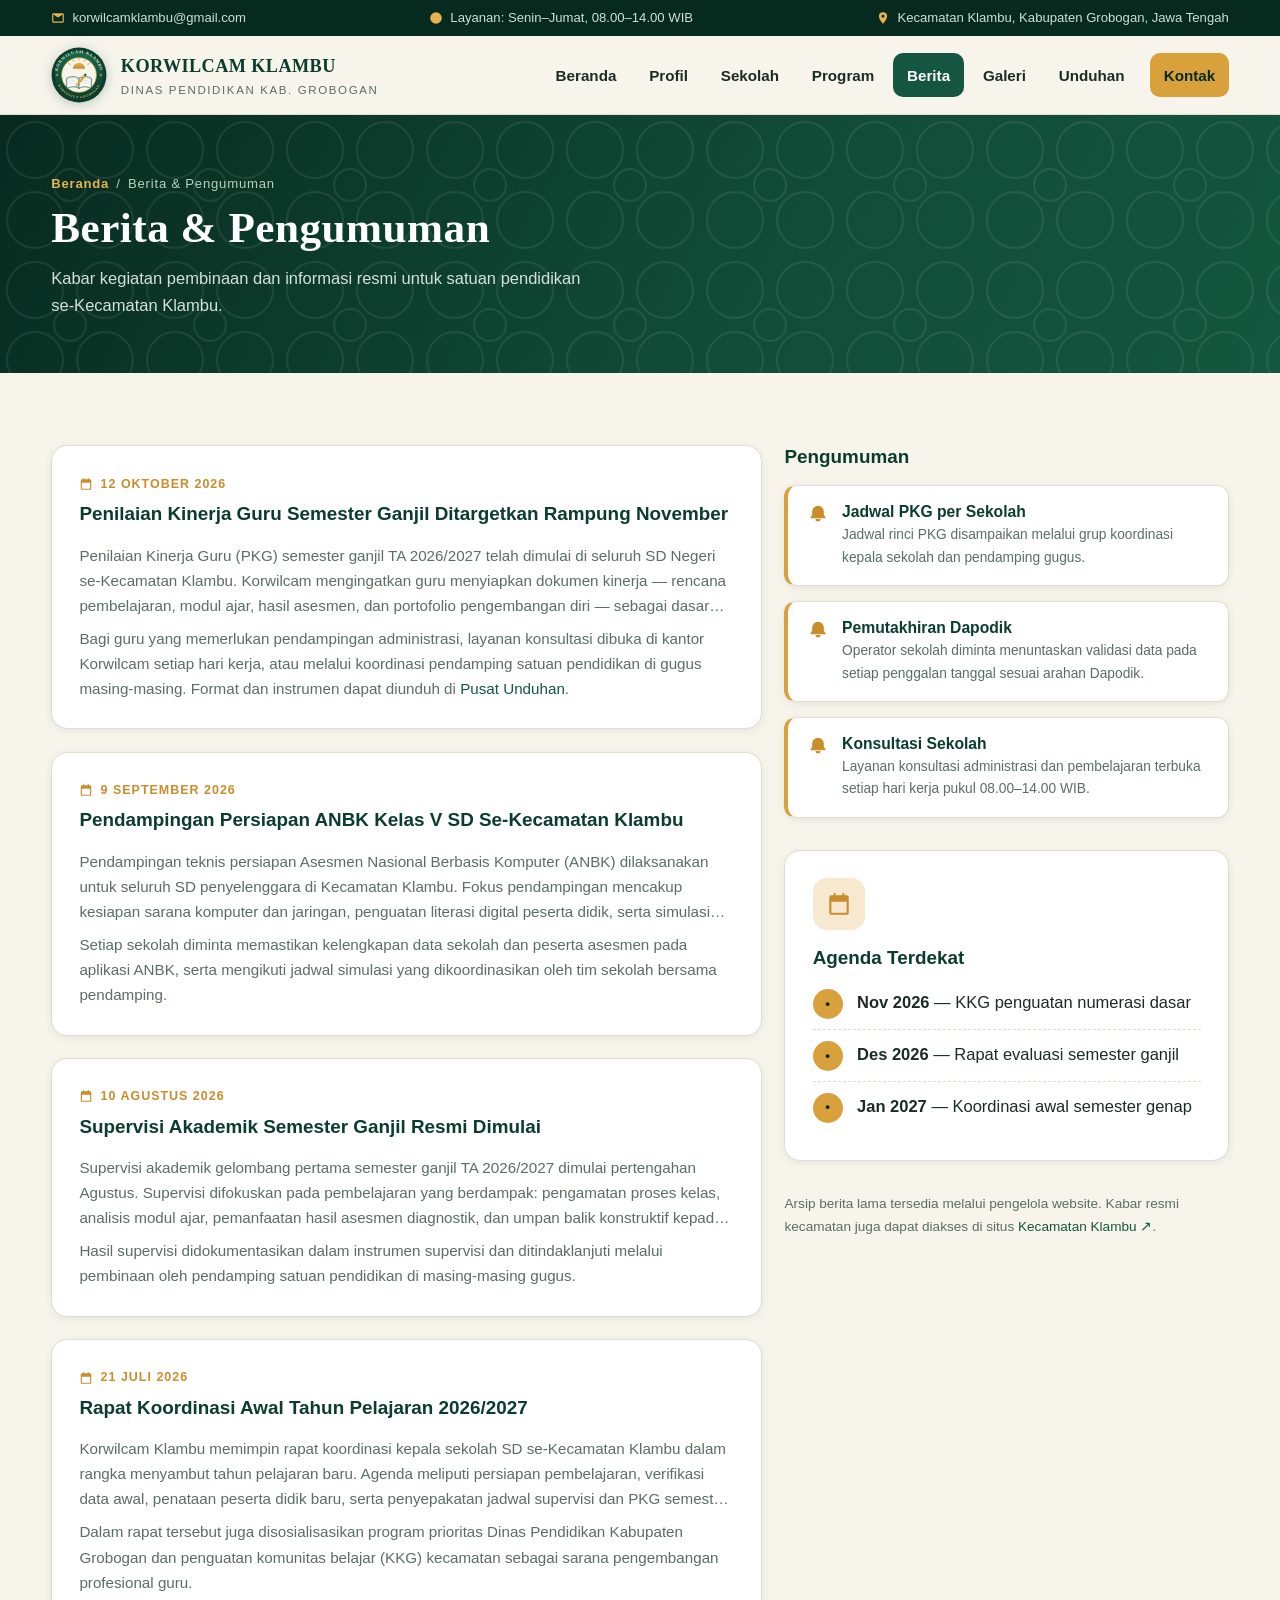
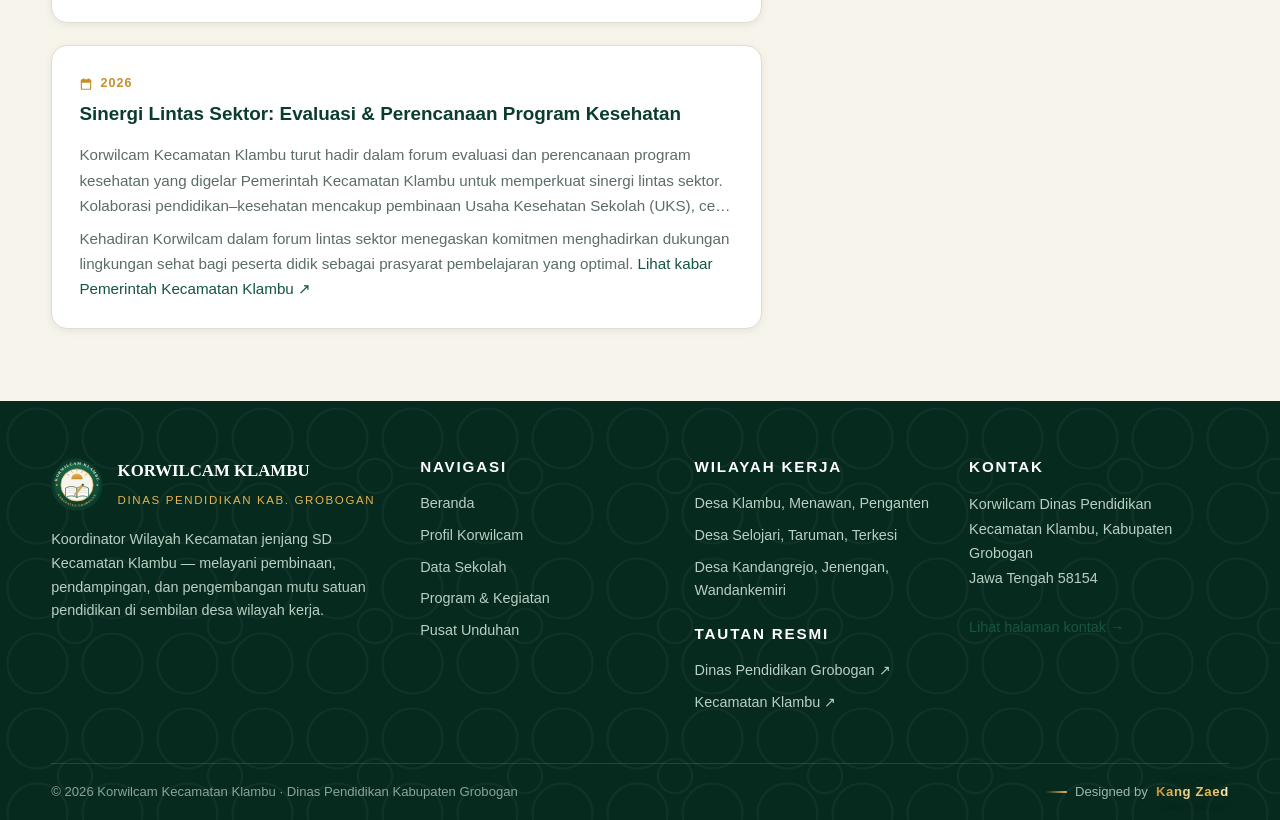
<file: berita.html>
<!DOCTYPE html>
<html lang="id">
<head>
  <meta charset="UTF-8">
  <meta name="viewport" content="width=device-width, initial-scale=1.0">
  <title>Berita &amp; Pengumuman — Korwilcam Klambu</title>
  <meta name="description" content="Berita kegiatan, pengumuman resmi, dan agenda Korwilcam Kecamatan Klambu.">
  <link rel="icon" type="image/svg+xml" href="assets/img/favicon.svg">
  <link rel="stylesheet" href="css/style.css?v=10">
</head>
<body>

  <div class="topbar">
    <div class="container">
      <span>
        <svg viewBox="0 0 24 24"><path d="M4 4h16a2 2 0 0 1 2 2v12a2 2 0 0 1-2 2H4a2 2 0 0 1-2-2V6a2 2 0 0 1 2-2zm8 7L4 6v12h16V6l-8 5z"/></svg>
        <em data-cfg="kontak.email" style="font-style:normal">korwilcamklambu@gmail.com</em> <small class="cfg-note" data-for="kontak.email" style="opacity:.6">(contoh — sesuaikan)</small>
      </span>
      <span>
        <svg viewBox="0 0 24 24"><path d="M12 2a10 10 0 1 0 0 20 10 10 0 0 0 0-20zm1 5h-2v6l5 3 1-1.7-4-2.3V7z"/></svg>
        <em data-cfg="kontak.jamRingkas" style="font-style:normal">Layanan: Senin–Jumat, 08.00–14.00 WIB</em>
      </span>
      <span>
        <svg viewBox="0 0 24 24"><path d="M12 2a7 7 0 0 0-7 7c0 5.25 7 13 7 13s7-7.75 7-13a7 7 0 0 0-7-7zm0 9.5A2.5 2.5 0 1 1 14.5 9 2.5 2.5 0 0 1 12 11.5z"/></svg>
        <em data-cfg="kontak.lokasi" style="font-style:normal">Kecamatan Klambu, Kabupaten Grobogan, Jawa Tengah</em>
      </span>
    </div>
  </div>

  <header class="site-header">
    <div class="container header-inner">
      <a class="brand" href="index.html">
        <img src="assets/img/logo.svg" alt="Logo Korwilcam Klambu">
        <span class="brand-text">
          <strong>KORWILCAM KLAMBU</strong>
          <span>Dinas Pendidikan Kab. Grobogan</span>
        </span>
      </a>
      <button class="nav-toggle" aria-label="Buka menu" aria-expanded="false">
        <span></span><span></span><span></span>
      </button>
      <nav class="nav">
        <a href="index.html">Beranda</a>
        <a href="profil.html">Profil</a>
        <a href="sekolah.html">Sekolah</a>
        <a href="program.html">Program</a>
        <a href="berita.html" class="active">Berita</a>
        <a href="galeri.html">Galeri</a>
        <a href="unduhan.html">Unduhan</a>
        <a href="kontak.html" class="nav-cta">Kontak</a>
      </nav>
    </div>
  </header>

  <section class="banner">
    <div class="container banner-inner">
      <nav class="breadcrumb" aria-label="Breadcrumb">
        <a href="index.html">Beranda</a> <span>/</span> <span>Berita &amp; Pengumuman</span>
      </nav>
      <h1>Berita &amp; Pengumuman</h1>
      <p>Kabar kegiatan pembinaan dan informasi resmi untuk satuan pendidikan se-Kecamatan Klambu.</p>
    </div>
  </section>

  <section class="section">
    <div class="container">
      <div class="grid cols-2" style="grid-template-columns:1.6fr 1fr;align-items:start">

        <!-- Kolom berita -->
        <div id="berita-list">
          <article class="card news-card reveal" style="margin-bottom:1.4rem">
            <span class="news-date">
              <svg viewBox="0 0 24 24"><path d="M7 2v2H5a2 2 0 0 0-2 2v14a2 2 0 0 0 2 2h14a2 2 0 0 0 2-2V6a2 2 0 0 0-2-2h-2V2h-2v2H9V2H7zM5 10h14v10H5V10z"/></svg>
              12 Oktober 2026
            </span>
            <h3>Penilaian Kinerja Guru Semester Ganjil Ditargetkan Rampung November</h3>
            <p>
              Penilaian Kinerja Guru (PKG) semester ganjil TA 2026/2027 telah dimulai di seluruh SD Negeri
              se-Kecamatan Klambu. Korwilcam mengingatkan guru menyiapkan dokumen kinerja — rencana
              pembelajaran, modul ajar, hasil asesmen, dan portofolio pengembangan diri — sebagai dasar
              penilaian kinerja sesuai ketentuan pemenuhan beban kerja guru.
            </p>
            <p>
              Bagi guru yang memerlukan pendampingan administrasi, layanan konsultasi dibuka di kantor
              Korwilcam setiap hari kerja, atau melalui koordinasi pendamping satuan pendidikan di gugus masing-masing.
              Format dan instrumen dapat diunduh di <a href="unduhan.html">Pusat Unduhan</a>.
            </p>
          </article>

          <article class="card news-card reveal" style="margin-bottom:1.4rem">
            <span class="news-date">
              <svg viewBox="0 0 24 24"><path d="M7 2v2H5a2 2 0 0 0-2 2v14a2 2 0 0 0 2 2h14a2 2 0 0 0 2-2V6a2 2 0 0 0-2-2h-2V2h-2v2H9V2H7zM5 10h14v10H5V10z"/></svg>
              9 September 2026
            </span>
            <h3>Pendampingan Persiapan ANBK Kelas V SD Se-Kecamatan Klambu</h3>
            <p>
              Pendampingan teknis persiapan Asesmen Nasional Berbasis Komputer (ANBK) dilaksanakan untuk
              seluruh SD penyelenggara di Kecamatan Klambu. Fokus pendampingan mencakup kesiapan sarana
              komputer dan jaringan, penguatan literasi digital peserta didik, serta simulasi asesmen.
            </p>
            <p>
              Setiap sekolah diminta memastikan kelengkapan data sekolah dan peserta asesmen pada aplikasi
              ANBK, serta mengikuti jadwal simulasi yang dikoordinasikan oleh tim sekolah bersama pendamping.
            </p>
          </article>

          <article class="card news-card reveal" style="margin-bottom:1.4rem">
            <span class="news-date">
              <svg viewBox="0 0 24 24"><path d="M7 2v2H5a2 2 0 0 0-2 2v14a2 2 0 0 0 2 2h14a2 2 0 0 0 2-2V6a2 2 0 0 0-2-2h-2V2h-2v2H9V2H7zM5 10h14v10H5V10z"/></svg>
              10 Agustus 2026
            </span>
            <h3>Supervisi Akademik Semester Ganjil Resmi Dimulai</h3>
            <p>
              Supervisi akademik gelombang pertama semester ganjil TA 2026/2027 dimulai pertengahan Agustus.
              Supervisi difokuskan pada pembelajaran yang berdampak: pengamatan proses kelas, analisis modul ajar,
              pemanfaatan hasil asesmen diagnostik, dan umpan balik konstruktif kepada guru.
            </p>
            <p>
              Hasil supervisi didokumentasikan dalam instrumen supervisi dan ditindaklanjuti melalui pembinaan
              oleh pendamping satuan pendidikan di masing-masing gugus.
            </p>
          </article>

          <article class="card news-card reveal" style="margin-bottom:1.4rem">
            <span class="news-date">
              <svg viewBox="0 0 24 24"><path d="M7 2v2H5a2 2 0 0 0-2 2v14a2 2 0 0 0 2 2h14a2 2 0 0 0 2-2V6a2 2 0 0 0-2-2h-2V2h-2v2H9V2H7zM5 10h14v10H5V10z"/></svg>
              21 Juli 2026
            </span>
            <h3>Rapat Koordinasi Awal Tahun Pelajaran 2026/2027</h3>
            <p>
              Korwilcam Klambu memimpin rapat koordinasi kepala sekolah SD se-Kecamatan Klambu dalam rangka
              menyambut tahun pelajaran baru. Agenda meliputi persiapan pembelajaran, verifikasi data awal,
              penataan peserta didik baru, serta penyepakatan jadwal supervisi dan PKG semester ganjil.
            </p>
            <p>
              Dalam rapat tersebut juga disosialisasikan program prioritas Dinas Pendidikan Kabupaten Grobogan
              dan penguatan komunitas belajar (KKG) kecamatan sebagai sarana pengembangan profesional guru.
            </p>
          </article>

          <article class="card news-card reveal">
            <span class="news-date">
              <svg viewBox="0 0 24 24"><path d="M7 2v2H5a2 2 0 0 0-2 2v14a2 2 0 0 0 2 2h14a2 2 0 0 0 2-2V6a2 2 0 0 0-2-2h-2V2h-2v2H9V2H7zM5 10h14v10H5V10z"/></svg>
              2026
            </span>
            <h3>Sinergi Lintas Sektor: Evaluasi &amp; Perencanaan Program Kesehatan</h3>
            <p>
              Korwilcam Kecamatan Klambu turut hadir dalam forum evaluasi dan perencanaan program kesehatan
              yang digelar Pemerintah Kecamatan Klambu untuk memperkuat sinergi lintas sektor. Kolaborasi
              pendidikan–kesehatan mencakup pembinaan Usaha Kesehatan Sekolah (UKS), cek kesehatan berkala
              siswa, dan sekolah sehat.
            </p>
            <p>
              Kehadiran Korwilcam dalam forum lintas sektor menegaskan komitmen menghadirkan dukungan
              lingkungan sehat bagi peserta didik sebagai prasyarat pembelajaran yang optimal.
              <a href="https://klambu.kec.grobogan.go.id" target="_blank" rel="noopener">Lihat kabar Pemerintah Kecamatan Klambu ↗</a>
            </p>
          </article>
        </div>

        <!-- Sidebar -->
        <aside>
          <div class="reveal">
            <h3 style="margin-bottom:1rem">Pengumuman</h3>
            <div id="pengumuman-list">
            <div class="notice">
              <svg viewBox="0 0 24 24"><path d="M12 2a7 7 0 0 0-7 7v4l-2 3v1h18v-1l-2-3V9a7 7 0 0 0-7-7zm-3 16h6a3 3 0 0 1-6 0z"/></svg>
              <div>
                <h4>Jadwal PKG per Sekolah</h4>
                <p>Jadwal rinci PKG disampaikan melalui grup koordinasi kepala sekolah dan pendamping gugus.</p>
              </div>
            </div>
            <div class="notice">
              <svg viewBox="0 0 24 24"><path d="M12 2a7 7 0 0 0-7 7v4l-2 3v1h18v-1l-2-3V9a7 7 0 0 0-7-7zm-3 16h6a3 3 0 0 1-6 0z"/></svg>
              <div>
                <h4>Pemutakhiran Dapodik</h4>
                <p>Operator sekolah diminta menuntaskan validasi data pada setiap penggalan tanggal sesuai arahan Dapodik.</p>
              </div>
            </div>
            <div class="notice">
              <svg viewBox="0 0 24 24"><path d="M12 2a7 7 0 0 0-7 7v4l-2 3v1h18v-1l-2-3V9a7 7 0 0 0-7-7zm-3 16h6a3 3 0 0 1-6 0z"/></svg>
              <div>
                <h4>Konsultasi Sekolah</h4>
                <p>Layanan konsultasi administrasi dan pembelajaran terbuka setiap hari kerja pukul 08.00–14.00 WIB.</p>
              </div>
            </div>
            </div><!-- /#pengumuman-list -->
          </div>

          <div class="card mt-2 reveal d1">
            <div class="icon-badge gold"><svg viewBox="0 0 24 24"><path d="M7 2v2H5a2 2 0 0 0-2 2v14a2 2 0 0 0 2 2h14a2 2 0 0 0 2-2V6a2 2 0 0 0-2-2h-2V2h-2v2H9V2H7zM5 10h14v10H5V10z"/></svg></div>
            <h3>Agenda Terdekat</h3>
            <ul class="mission-list">
              <li><span class="num">•</span><span><strong>Nov 2026</strong> — KKG penguatan numerasi dasar</span></li>
              <li><span class="num">•</span><span><strong>Des 2026</strong> — Rapat evaluasi semester ganjil</span></li>
              <li><span class="num">•</span><span><strong>Jan 2027</strong> — Koordinasi awal semester genap</span></li>
            </ul>
          </div>

          <p class="note mt-2 reveal d2">
            Arsip berita lama tersedia melalui pengelola website. Kabar resmi kecamatan juga dapat
            diakses di situs <a href="https://klambu.kec.grobogan.go.id" target="_blank" rel="noopener">Kecamatan Klambu ↗</a>.
          </p>
        </aside>

      </div>
    </div>
  </section>

  <footer class="footer">
    <div class="container">
      <div class="footer-grid">
        <div>
          <div class="f-brand">
            <img src="assets/img/logo.svg" alt="Logo Korwilcam Klambu">
            <div>
              <strong>KORWILCAM KLAMBU</strong>
              <span>Dinas Pendidikan Kab. Grobogan</span>
            </div>
          </div>
          <p>
            Koordinator Wilayah Kecamatan jenjang SD Kecamatan Klambu — melayani pembinaan,
            pendampingan, dan pengembangan mutu satuan pendidikan di sembilan desa wilayah kerja.
          </p>
        </div>
        <div>
          <h4>Navigasi</h4>
          <ul>
            <li><a href="index.html">Beranda</a></li>
            <li><a href="profil.html">Profil Korwilcam</a></li>
            <li><a href="sekolah.html">Data Sekolah</a></li>
            <li><a href="program.html">Program &amp; Kegiatan</a></li>
            <li><a href="unduhan.html">Pusat Unduhan</a></li>
          </ul>
        </div>
        <div>
          <h4>Wilayah Kerja</h4>
          <ul>
            <li><a href="sekolah.html">Desa Klambu, Menawan, Penganten</a></li>
            <li><a href="sekolah.html">Desa Selojari, Taruman, Terkesi</a></li>
            <li><a href="sekolah.html">Desa Kandangrejo, Jenengan, Wandankemiri</a></li>
          </ul>
          <h4 style="margin-top:1.3rem">Tautan Resmi</h4>
          <ul>
            <li><a href="https://disdik.grobogan.go.id" target="_blank" rel="noopener">Dinas Pendidikan Grobogan ↗</a></li>
            <li><a href="https://klambu.kec.grobogan.go.id" target="_blank" rel="noopener">Kecamatan Klambu ↗</a></li>
          </ul>
        </div>
        <div>
          <h4>Kontak</h4>
          <address data-cfg-html="alamatFooterHtml">Korwilcam Dinas Pendidikan<br>Kecamatan Klambu, Kabupaten Grobogan<br>Jawa Tengah 58154<br><br><a href="kontak.html">Lihat halaman kontak →</a></address>
        </div>
      </div>
      <div class="foot-bottom">
        <span>© <span data-year>2026</span> Korwilcam Kecamatan Klambu · Dinas Pendidikan Kabupaten Grobogan</span>
        <span class="credit">Designed by <b>Kang Zaed</b></span>
      </div>
    </div>
  </footer>

  <button class="to-top" aria-label="Kembali ke atas">
    <svg viewBox="0 0 24 24"><path d="M12 4l8 8h-6v8h-4v-8H4l8-8z"/></svg>
  </button>

  <script src="js/site-config.js?v=11"></script>
  <script src="js/main.js?v=11"></script>
</body>
</html>
</file>
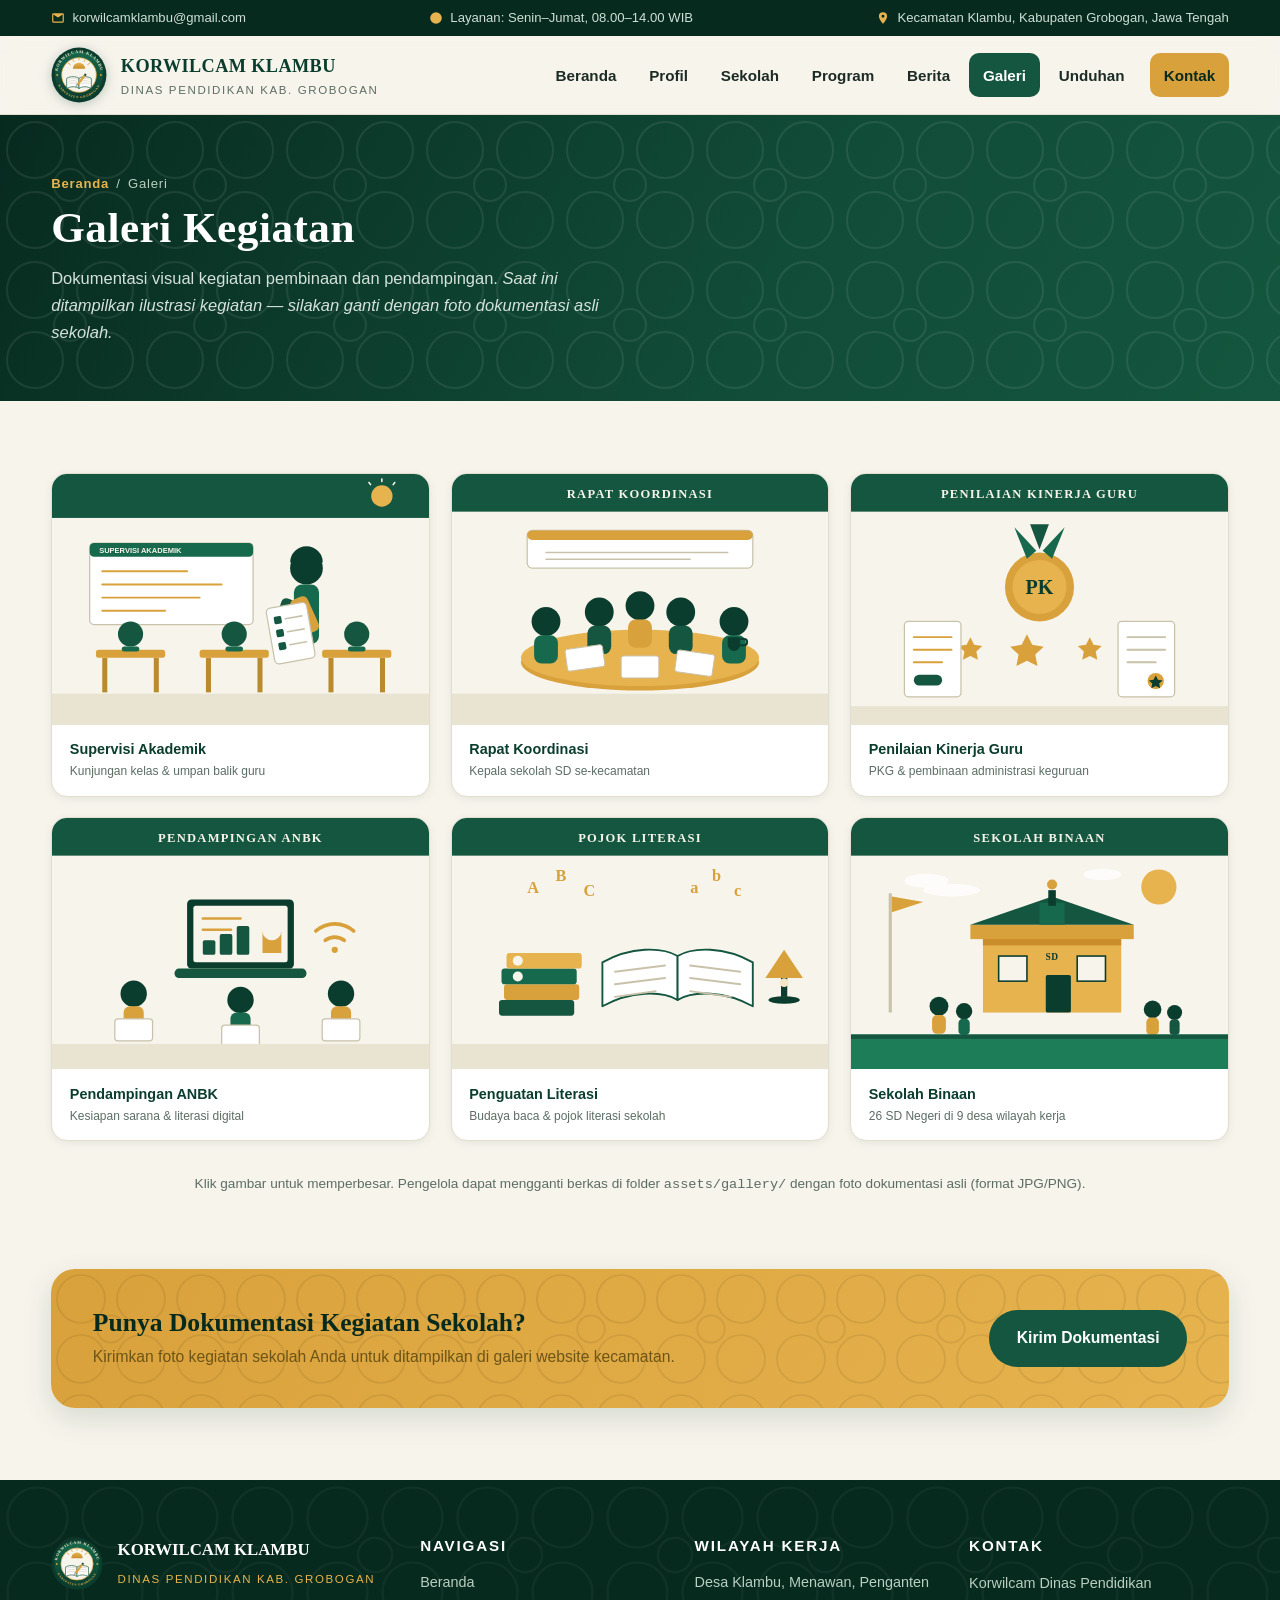
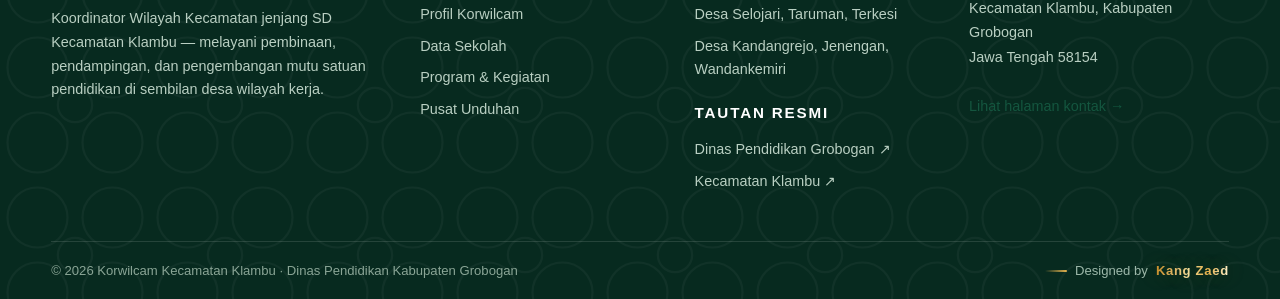
<file: galeri.html>
<!DOCTYPE html>
<html lang="id">
<head>
  <meta charset="UTF-8">
  <meta name="viewport" content="width=device-width, initial-scale=1.0">
  <title>Galeri Kegiatan — Korwilcam Klambu</title>
  <meta name="description" content="Galeri kegiatan pembinaan dan pendampingan Korwilcam Kecamatan Klambu.">
  <link rel="icon" type="image/svg+xml" href="assets/img/favicon.svg">
  <link rel="stylesheet" href="css/style.css?v=10">
</head>
<body>

  <div class="topbar">
    <div class="container">
      <span>
        <svg viewBox="0 0 24 24"><path d="M4 4h16a2 2 0 0 1 2 2v12a2 2 0 0 1-2 2H4a2 2 0 0 1-2-2V6a2 2 0 0 1 2-2zm8 7L4 6v12h16V6l-8 5z"/></svg>
        <em data-cfg="kontak.email" style="font-style:normal">korwilcamklambu@gmail.com</em> <small class="cfg-note" data-for="kontak.email" style="opacity:.6">(contoh — sesuaikan)</small>
      </span>
      <span>
        <svg viewBox="0 0 24 24"><path d="M12 2a10 10 0 1 0 0 20 10 10 0 0 0 0-20zm1 5h-2v6l5 3 1-1.7-4-2.3V7z"/></svg>
        <em data-cfg="kontak.jamRingkas" style="font-style:normal">Layanan: Senin–Jumat, 08.00–14.00 WIB</em>
      </span>
      <span>
        <svg viewBox="0 0 24 24"><path d="M12 2a7 7 0 0 0-7 7c0 5.25 7 13 7 13s7-7.75 7-13a7 7 0 0 0-7-7zm0 9.5A2.5 2.5 0 1 1 14.5 9 2.5 2.5 0 0 1 12 11.5z"/></svg>
        <em data-cfg="kontak.lokasi" style="font-style:normal">Kecamatan Klambu, Kabupaten Grobogan, Jawa Tengah</em>
      </span>
    </div>
  </div>

  <header class="site-header">
    <div class="container header-inner">
      <a class="brand" href="index.html">
        <img src="assets/img/logo.svg" alt="Logo Korwilcam Klambu">
        <span class="brand-text">
          <strong>KORWILCAM KLAMBU</strong>
          <span>Dinas Pendidikan Kab. Grobogan</span>
        </span>
      </a>
      <button class="nav-toggle" aria-label="Buka menu" aria-expanded="false">
        <span></span><span></span><span></span>
      </button>
      <nav class="nav">
        <a href="index.html">Beranda</a>
        <a href="profil.html">Profil</a>
        <a href="sekolah.html">Sekolah</a>
        <a href="program.html">Program</a>
        <a href="berita.html">Berita</a>
        <a href="galeri.html" class="active">Galeri</a>
        <a href="unduhan.html">Unduhan</a>
        <a href="kontak.html" class="nav-cta">Kontak</a>
      </nav>
    </div>
  </header>

  <section class="banner">
    <div class="container banner-inner">
      <nav class="breadcrumb" aria-label="Breadcrumb">
        <a href="index.html">Beranda</a> <span>/</span> <span>Galeri</span>
      </nav>
      <h1>Galeri Kegiatan</h1>
      <p>
        Dokumentasi visual kegiatan pembinaan dan pendampingan.
        <em>Saat ini ditampilkan ilustrasi kegiatan — silakan ganti dengan foto dokumentasi asli sekolah.</em>
      </p>
    </div>
  </section>

  <section class="section">
    <div class="container">
      <div class="gallery-grid" id="galeri-list">
        <figure class="g-item reveal" data-caption="Supervisi akademik di ruang kelas">
          <img src="assets/gallery/scene-supervisi.svg" alt="Ilustrasi supervisi akademik di ruang kelas">
          <figcaption>Supervisi Akademik <small>Kunjungan kelas &amp; umpan balik guru</small></figcaption>
        </figure>
        <figure class="g-item reveal d1" data-caption="Rapat koordinasi kepala sekolah SD se-Kecamatan Klambu">
          <img src="assets/gallery/scene-rapat.svg" alt="Ilustrasi rapat koordinasi kepala sekolah">
          <figcaption>Rapat Koordinasi <small>Kepala sekolah SD se-kecamatan</small></figcaption>
        </figure>
        <figure class="g-item reveal d2" data-caption="Penilaian Kinerja Guru (PKG) berkala">
          <img src="assets/gallery/scene-pkg.svg" alt="Ilustrasi penilaian kinerja guru">
          <figcaption>Penilaian Kinerja Guru <small>PKG &amp; pembinaan administrasi keguruan</small></figcaption>
        </figure>
        <figure class="g-item reveal" data-caption="Pendampingan persiapan ANBK kelas V">
          <img src="assets/gallery/scene-anbk.svg" alt="Ilustrasi pendampingan ANBK">
          <figcaption>Pendampingan ANBK <small>Kesiapan sarana &amp; literasi digital</small></figcaption>
        </figure>
        <figure class="g-item reveal d1" data-caption="Penguatan budaya literasi di sekolah dasar">
          <img src="assets/gallery/scene-literasi.svg" alt="Ilustrasi penguatan literasi">
          <figcaption>Penguatan Literasi <small>Budaya baca &amp; pojok literasi sekolah</small></figcaption>
        </figure>
        <figure class="g-item reveal d2" data-caption="Sekolah binaan di sembilan desa Kecamatan Klambu">
          <img src="assets/gallery/scene-sekolah.svg" alt="Ilustrasi sekolah dasar binaan">
          <figcaption>Sekolah Binaan <small>26 SD Negeri di 9 desa wilayah kerja</small></figcaption>
        </figure>
      </div>
      <p class="note center mt-2">
        Klik gambar untuk memperbesar. Pengelola dapat mengganti berkas di folder
        <code>assets/gallery/</code> dengan foto dokumentasi asli (format JPG/PNG).
      </p>
    </div>
  </section>

  <!-- CTA -->
  <section class="section" style="padding-top:0">
    <div class="container">
      <div class="cta-band reveal">
        <div>
          <h2>Punya Dokumentasi Kegiatan Sekolah?</h2>
          <p>Kirimkan foto kegiatan sekolah Anda untuk ditampilkan di galeri website kecamatan.</p>
        </div>
        <a href="kontak.html" class="btn btn-primary">Kirim Dokumentasi</a>
      </div>
    </div>
  </section>

  <!-- Lightbox -->
  <div class="lightbox" role="dialog" aria-modal="true" aria-label="Pratinjau gambar">
    <button class="lightbox-close" aria-label="Tutup">&times;</button>
    <img alt="Pratinjau kegiatan">
    <figcaption></figcaption>
  </div>

  <footer class="footer">
    <div class="container">
      <div class="footer-grid">
        <div>
          <div class="f-brand">
            <img src="assets/img/logo.svg" alt="Logo Korwilcam Klambu">
            <div>
              <strong>KORWILCAM KLAMBU</strong>
              <span>Dinas Pendidikan Kab. Grobogan</span>
            </div>
          </div>
          <p>
            Koordinator Wilayah Kecamatan jenjang SD Kecamatan Klambu — melayani pembinaan,
            pendampingan, dan pengembangan mutu satuan pendidikan di sembilan desa wilayah kerja.
          </p>
        </div>
        <div>
          <h4>Navigasi</h4>
          <ul>
            <li><a href="index.html">Beranda</a></li>
            <li><a href="profil.html">Profil Korwilcam</a></li>
            <li><a href="sekolah.html">Data Sekolah</a></li>
            <li><a href="program.html">Program &amp; Kegiatan</a></li>
            <li><a href="unduhan.html">Pusat Unduhan</a></li>
          </ul>
        </div>
        <div>
          <h4>Wilayah Kerja</h4>
          <ul>
            <li><a href="sekolah.html">Desa Klambu, Menawan, Penganten</a></li>
            <li><a href="sekolah.html">Desa Selojari, Taruman, Terkesi</a></li>
            <li><a href="sekolah.html">Desa Kandangrejo, Jenengan, Wandankemiri</a></li>
          </ul>
          <h4 style="margin-top:1.3rem">Tautan Resmi</h4>
          <ul>
            <li><a href="https://disdik.grobogan.go.id" target="_blank" rel="noopener">Dinas Pendidikan Grobogan ↗</a></li>
            <li><a href="https://klambu.kec.grobogan.go.id" target="_blank" rel="noopener">Kecamatan Klambu ↗</a></li>
          </ul>
        </div>
        <div>
          <h4>Kontak</h4>
          <address data-cfg-html="alamatFooterHtml">Korwilcam Dinas Pendidikan<br>Kecamatan Klambu, Kabupaten Grobogan<br>Jawa Tengah 58154<br><br><a href="kontak.html">Lihat halaman kontak →</a></address>
        </div>
      </div>
      <div class="foot-bottom">
        <span>© <span data-year>2026</span> Korwilcam Kecamatan Klambu · Dinas Pendidikan Kabupaten Grobogan</span>
        <span class="credit">Designed by <b>Kang Zaed</b></span>
      </div>
    </div>
  </footer>

  <button class="to-top" aria-label="Kembali ke atas">
    <svg viewBox="0 0 24 24"><path d="M12 4l8 8h-6v8h-4v-8H4l8-8z"/></svg>
  </button>

  <script src="js/site-config.js?v=11"></script>
  <script src="js/main.js?v=11"></script>
</body>
</html>
</file>
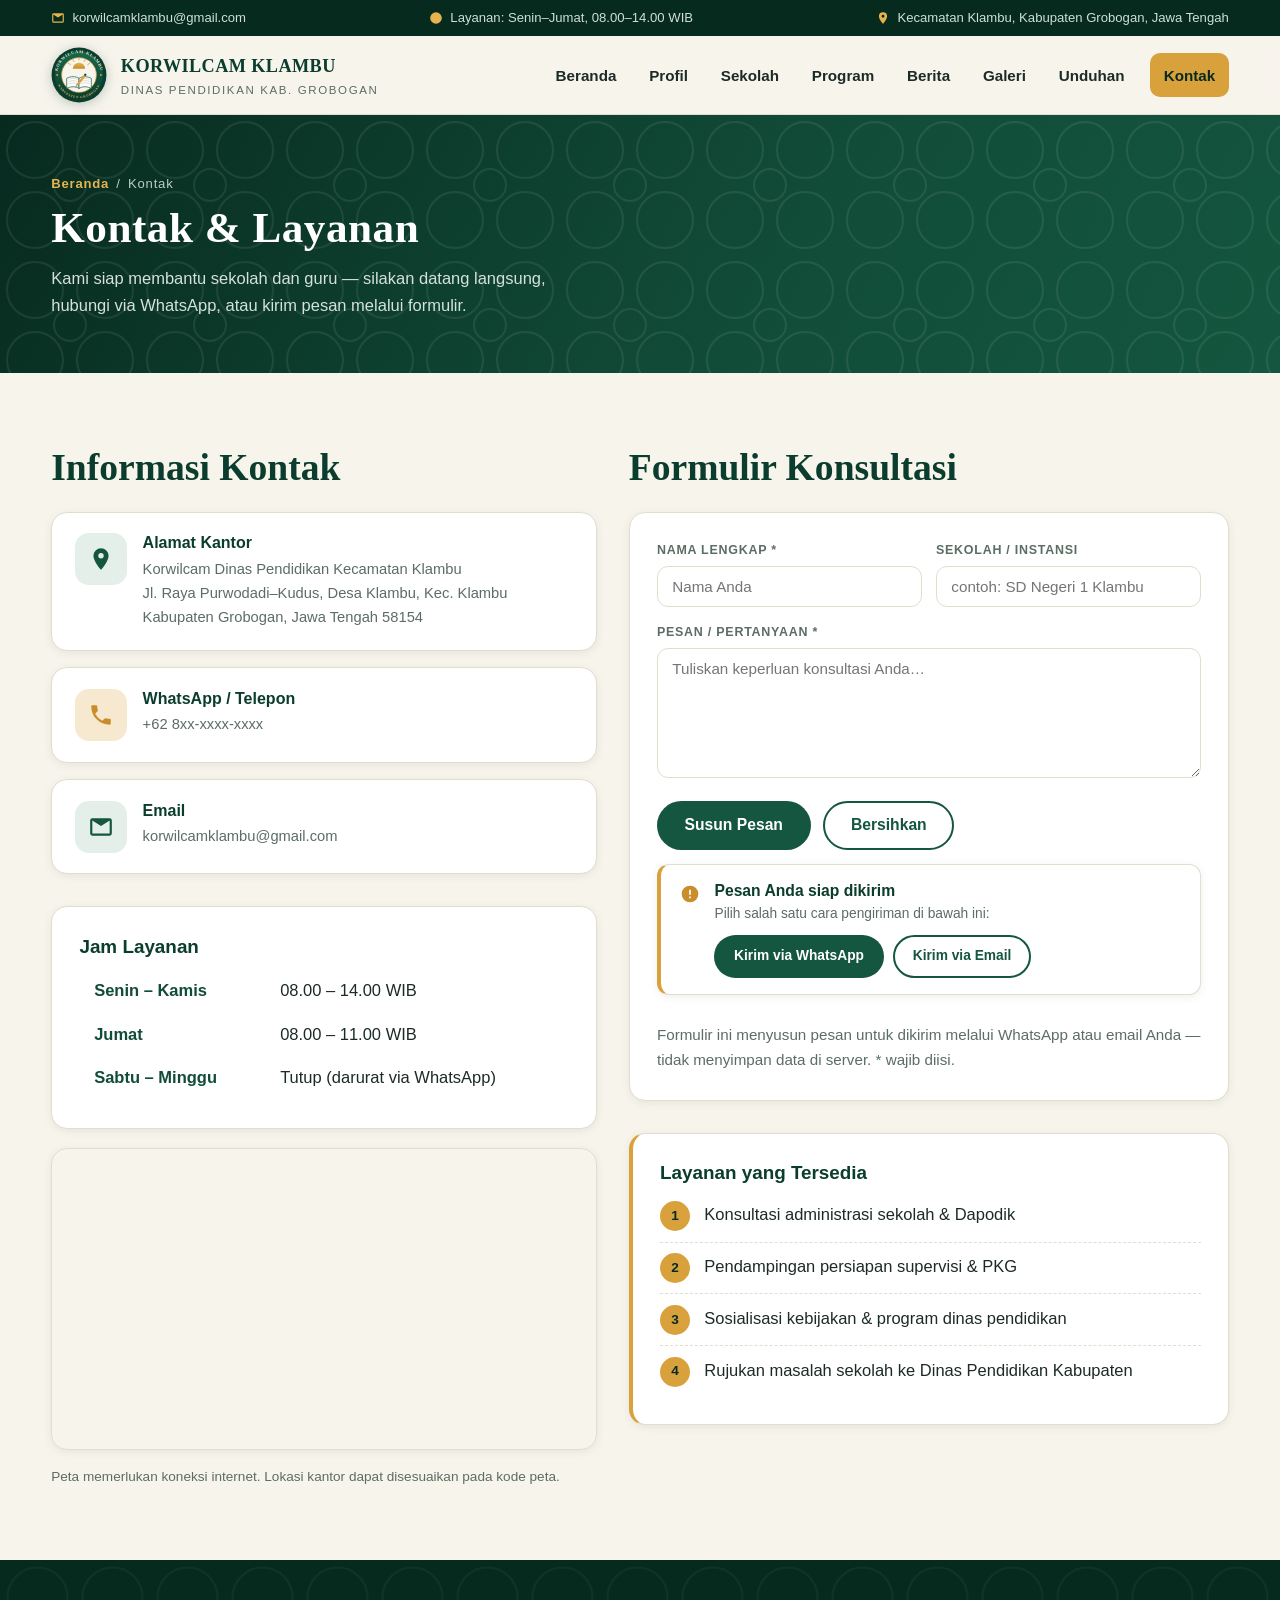
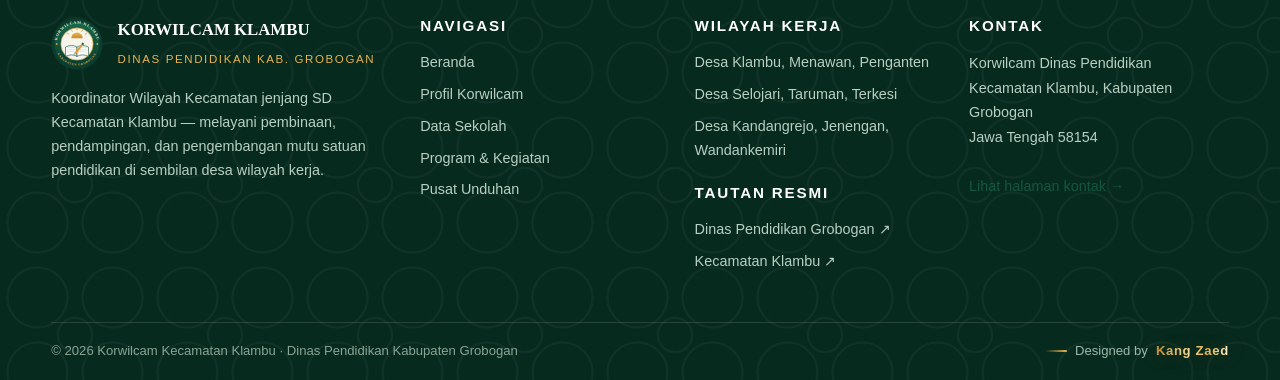
<file: kontak.html>
<!DOCTYPE html>
<html lang="id">
<head>
  <meta charset="UTF-8">
  <meta name="viewport" content="width=device-width, initial-scale=1.0">
  <title>Kontak &amp; Layanan — Korwilcam Klambu</title>
  <meta name="description" content="Kontak dan jam layanan Korwilcam Kecamatan Klambu, Kabupaten Grobogan — alamat, WhatsApp, email, dan formulir konsultasi.">
  <link rel="icon" type="image/svg+xml" href="assets/img/favicon.svg">
  <link rel="stylesheet" href="css/style.css?v=10">
</head>
<body>

  <div class="topbar">
    <div class="container">
      <span>
        <svg viewBox="0 0 24 24"><path d="M4 4h16a2 2 0 0 1 2 2v12a2 2 0 0 1-2 2H4a2 2 0 0 1-2-2V6a2 2 0 0 1 2-2zm8 7L4 6v12h16V6l-8 5z"/></svg>
        <em data-cfg="kontak.email" style="font-style:normal">korwilcamklambu@gmail.com</em> <small class="cfg-note" data-for="kontak.email" style="opacity:.6">(contoh — sesuaikan)</small>
      </span>
      <span>
        <svg viewBox="0 0 24 24"><path d="M12 2a10 10 0 1 0 0 20 10 10 0 0 0 0-20zm1 5h-2v6l5 3 1-1.7-4-2.3V7z"/></svg>
        <em data-cfg="kontak.jamRingkas" style="font-style:normal">Layanan: Senin–Jumat, 08.00–14.00 WIB</em>
      </span>
      <span>
        <svg viewBox="0 0 24 24"><path d="M12 2a7 7 0 0 0-7 7c0 5.25 7 13 7 13s7-7.75 7-13a7 7 0 0 0-7-7zm0 9.5A2.5 2.5 0 1 1 14.5 9 2.5 2.5 0 0 1 12 11.5z"/></svg>
        <em data-cfg="kontak.lokasi" style="font-style:normal">Kecamatan Klambu, Kabupaten Grobogan, Jawa Tengah</em>
      </span>
    </div>
  </div>

  <header class="site-header">
    <div class="container header-inner">
      <a class="brand" href="index.html">
        <img src="assets/img/logo.svg" alt="Logo Korwilcam Klambu">
        <span class="brand-text">
          <strong>KORWILCAM KLAMBU</strong>
          <span>Dinas Pendidikan Kab. Grobogan</span>
        </span>
      </a>
      <button class="nav-toggle" aria-label="Buka menu" aria-expanded="false">
        <span></span><span></span><span></span>
      </button>
      <nav class="nav">
        <a href="index.html">Beranda</a>
        <a href="profil.html">Profil</a>
        <a href="sekolah.html">Sekolah</a>
        <a href="program.html">Program</a>
        <a href="berita.html">Berita</a>
        <a href="galeri.html">Galeri</a>
        <a href="unduhan.html">Unduhan</a>
        <a href="kontak.html" class="nav-cta active">Kontak</a>
      </nav>
    </div>
  </header>

  <section class="banner">
    <div class="container banner-inner">
      <nav class="breadcrumb" aria-label="Breadcrumb">
        <a href="index.html">Beranda</a> <span>/</span> <span>Kontak</span>
      </nav>
      <h1>Kontak &amp; Layanan</h1>
      <p>Kami siap membantu sekolah dan guru — silakan datang langsung, hubungi via WhatsApp, atau kirim pesan melalui formulir.</p>
    </div>
  </section>

  <section class="section">
    <div class="container">
      <div class="contact-grid">

        <!-- Informasi -->
        <div class="reveal">
          <h2 style="margin-bottom:1.2rem">Informasi Kontak</h2>

          <div class="info-card">
            <div class="icon-badge"><svg viewBox="0 0 24 24"><path d="M12 2a7 7 0 0 0-7 7c0 5.25 7 13 7 13s7-7.75 7-13a7 7 0 0 0-7-7zm0 9.5A2.5 2.5 0 1 1 14.5 9 2.5 2.5 0 0 1 12 11.5z"/></svg></div>
            <div>
              <h4>Alamat Kantor</h4>
              <p data-cfg-html="alamatCardHtml">
                Korwilcam Dinas Pendidikan Kecamatan Klambu<br>
                Jl. Raya Purwodadi–Kudus, Desa Klambu, Kec. Klambu<br>
                Kabupaten Grobogan, Jawa Tengah 58154
              </p>
            </div>
          </div>

          <div class="info-card">
            <div class="icon-badge gold"><svg viewBox="0 0 24 24"><path d="M6.6 10.8a15.1 15.1 0 0 0 6.6 6.6l2.2-2.2a1 1 0 0 1 1-.25 11.4 11.4 0 0 0 3.6.6 1 1 0 0 1 1 1V20a1 1 0 0 1-1 1A17 17 0 0 1 3 4a1 1 0 0 1 1-1h3.5a1 1 0 0 1 1 1 11.4 11.4 0 0 0 .6 3.6 1 1 0 0 1-.3 1l-2.2 2.2z"/></svg></div>
            <div>
              <h4>WhatsApp / Telepon</h4>
              <p><span data-cfg="kontak.waDisplay">+62 8xx-xxxx-xxxx</span> <em class="cfg-note" data-for="kontak.waDisplay" style="color:var(--gold-600);font-style:normal">(contoh — ganti dengan nomor resmi)</em></p>
            </div>
          </div>

          <div class="info-card">
            <div class="icon-badge"><svg viewBox="0 0 24 24"><path d="M4 4h16a2 2 0 0 1 2 2v12a2 2 0 0 1-2 2H4a2 2 0 0 1-2-2V6a2 2 0 0 1 2-2zm8 7L4 6v12h16V6l-8 5z"/></svg></div>
            <div>
              <h4>Email</h4>
              <p><span data-cfg="kontak.email">korwilcamklambu@gmail.com</span> <em class="cfg-note" data-for="kontak.email" style="color:var(--gold-600);font-style:normal">(contoh — ganti dengan email resmi)</em></p>
            </div>
          </div>

          <div class="card mt-2">
            <h3 style="margin-bottom:.6rem">Jam Layanan</h3>
            <table class="hours-table" style="width:100%">
              <tbody data-cfg-html="jamHtml">
                <tr><td>Senin – Kamis</td><td>08.00 – 14.00 WIB</td></tr>
                <tr><td>Jumat</td><td>08.00 – 11.00 WIB</td></tr>
                <tr><td>Sabtu – Minggu</td><td>Tutup (darurat via WhatsApp)</td></tr>
              </tbody>
            </table>
          </div>

          <div class="map-embed">
            <iframe
              src="https://www.google.com/maps?q=Kecamatan+Klambu,+Kabupaten+Grobogan,+Jawa+Tengah&output=embed"
              loading="lazy" referrerpolicy="no-referrer-when-downgrade"
              title="Peta Kecamatan Klambu, Kabupaten Grobogan"
              allowfullscreen></iframe>
          </div>
          <p class="note mt-1">Peta memerlukan koneksi internet. Lokasi kantor dapat disesuaikan pada kode peta.</p>
        </div>

        <!-- Form -->
        <div class="reveal d1">
          <h2 style="margin-bottom:1.2rem">Formulir Konsultasi</h2>
          <form id="form-kontak" class="card" style="display:flex;flex-direction:column;gap:.9rem">
            <div class="form-row">
              <div class="field">
                <label for="nama">Nama Lengkap *</label>
                <input class="input" type="text" id="nama" name="nama" required placeholder="Nama Anda">
              </div>
              <div class="field">
                <label for="instansi">Sekolah / Instansi</label>
                <input class="input" type="text" id="instansi" name="instansi" placeholder="contoh: SD Negeri 1 Klambu">
              </div>
            </div>
            <div class="field">
              <label for="pesan">Pesan / Pertanyaan *</label>
              <textarea class="input" id="pesan" name="pesan" required placeholder="Tuliskan keperluan konsultasi Anda…"></textarea>
            </div>
            <div style="display:flex;gap:.8rem;flex-wrap:wrap">
              <button type="submit" class="btn btn-primary">Susun Pesan</button>
              <button type="reset" class="btn btn-outline">Bersihkan</button>
            </div>
            <div id="form-hasil" class="notice" hidden style="margin:0">
              <svg viewBox="0 0 24 24"><path d="M12 2a10 10 0 1 0 0 20 10 10 0 0 0 0-20zm1 15h-2v-2h2v2zm0-4h-2V7h2v6z"/></svg>
              <div>
                <h4>Pesan Anda siap dikirim</h4>
                <p style="margin-bottom:.6rem">Pilih salah satu cara pengiriman di bawah ini:</p>
                <div style="display:flex;gap:.6rem;flex-wrap:wrap">
                  <a id="kirim-wa" class="btn btn-primary btn-sm" href="#" target="_blank" rel="noopener">Kirim via WhatsApp</a>
                  <a id="kirim-mail" class="btn btn-outline btn-sm" href="#">Kirim via Email</a>
                </div>
              </div>
            </div>
            <p class="form-note">
              Formulir ini menyusun pesan untuk dikirim melalui WhatsApp atau email Anda —
              tidak menyimpan data di server. * wajib diisi.
            </p>
          </form>

          <div class="card mt-2" style="border-left:4px solid var(--gold-500)">
            <h3 style="margin-bottom:.4rem">Layanan yang Tersedia</h3>
            <ul class="mission-list">
              <li><span class="num">1</span><span>Konsultasi administrasi sekolah &amp; Dapodik</span></li>
              <li><span class="num">2</span><span>Pendampingan persiapan supervisi &amp; PKG</span></li>
              <li><span class="num">3</span><span>Sosialisasi kebijakan &amp; program dinas pendidikan</span></li>
              <li><span class="num">4</span><span>Rujukan masalah sekolah ke Dinas Pendidikan Kabupaten</span></li>
            </ul>
          </div>
        </div>

      </div>
    </div>
  </section>

  <footer class="footer">
    <div class="container">
      <div class="footer-grid">
        <div>
          <div class="f-brand">
            <img src="assets/img/logo.svg" alt="Logo Korwilcam Klambu">
            <div>
              <strong>KORWILCAM KLAMBU</strong>
              <span>Dinas Pendidikan Kab. Grobogan</span>
            </div>
          </div>
          <p>
            Koordinator Wilayah Kecamatan jenjang SD Kecamatan Klambu — melayani pembinaan,
            pendampingan, dan pengembangan mutu satuan pendidikan di sembilan desa wilayah kerja.
          </p>
        </div>
        <div>
          <h4>Navigasi</h4>
          <ul>
            <li><a href="index.html">Beranda</a></li>
            <li><a href="profil.html">Profil Korwilcam</a></li>
            <li><a href="sekolah.html">Data Sekolah</a></li>
            <li><a href="program.html">Program &amp; Kegiatan</a></li>
            <li><a href="unduhan.html">Pusat Unduhan</a></li>
          </ul>
        </div>
        <div>
          <h4>Wilayah Kerja</h4>
          <ul>
            <li><a href="sekolah.html">Desa Klambu, Menawan, Penganten</a></li>
            <li><a href="sekolah.html">Desa Selojari, Taruman, Terkesi</a></li>
            <li><a href="sekolah.html">Desa Kandangrejo, Jenengan, Wandankemiri</a></li>
          </ul>
          <h4 style="margin-top:1.3rem">Tautan Resmi</h4>
          <ul>
            <li><a href="https://disdik.grobogan.go.id" target="_blank" rel="noopener">Dinas Pendidikan Grobogan ↗</a></li>
            <li><a href="https://klambu.kec.grobogan.go.id" target="_blank" rel="noopener">Kecamatan Klambu ↗</a></li>
          </ul>
        </div>
        <div>
          <h4>Kontak</h4>
          <address data-cfg-html="alamatFooterHtml">Korwilcam Dinas Pendidikan<br>Kecamatan Klambu, Kabupaten Grobogan<br>Jawa Tengah 58154<br><br><a href="kontak.html">Lihat halaman kontak →</a></address>
        </div>
      </div>
      <div class="foot-bottom">
        <span>© <span data-year>2026</span> Korwilcam Kecamatan Klambu · Dinas Pendidikan Kabupaten Grobogan</span>
        <span class="credit">Designed by <b>Kang Zaed</b></span>
      </div>
    </div>
  </footer>

  <button class="to-top" aria-label="Kembali ke atas">
    <svg viewBox="0 0 24 24"><path d="M12 4l8 8h-6v8h-4v-8H4l8-8z"/></svg>
  </button>

  <script src="js/site-config.js?v=11"></script>
  <script src="js/main.js?v=11"></script>
  <script>
    /* Konfigurasi kontak — GANTI dengan nomor WhatsApp & email resmi */
    window.KONTAK_KORWIL = {
      wa: (window.SITE_CONFIG && window.SITE_CONFIG.kontak && window.SITE_CONFIG.kontak.wa) || "6280000000000",
      email: (window.SITE_CONFIG && window.SITE_CONFIG.kontak && window.SITE_CONFIG.kontak.email) || "korwilcamklambu@gmail.com"
    };
  </script>
</body>
</html>
</file>
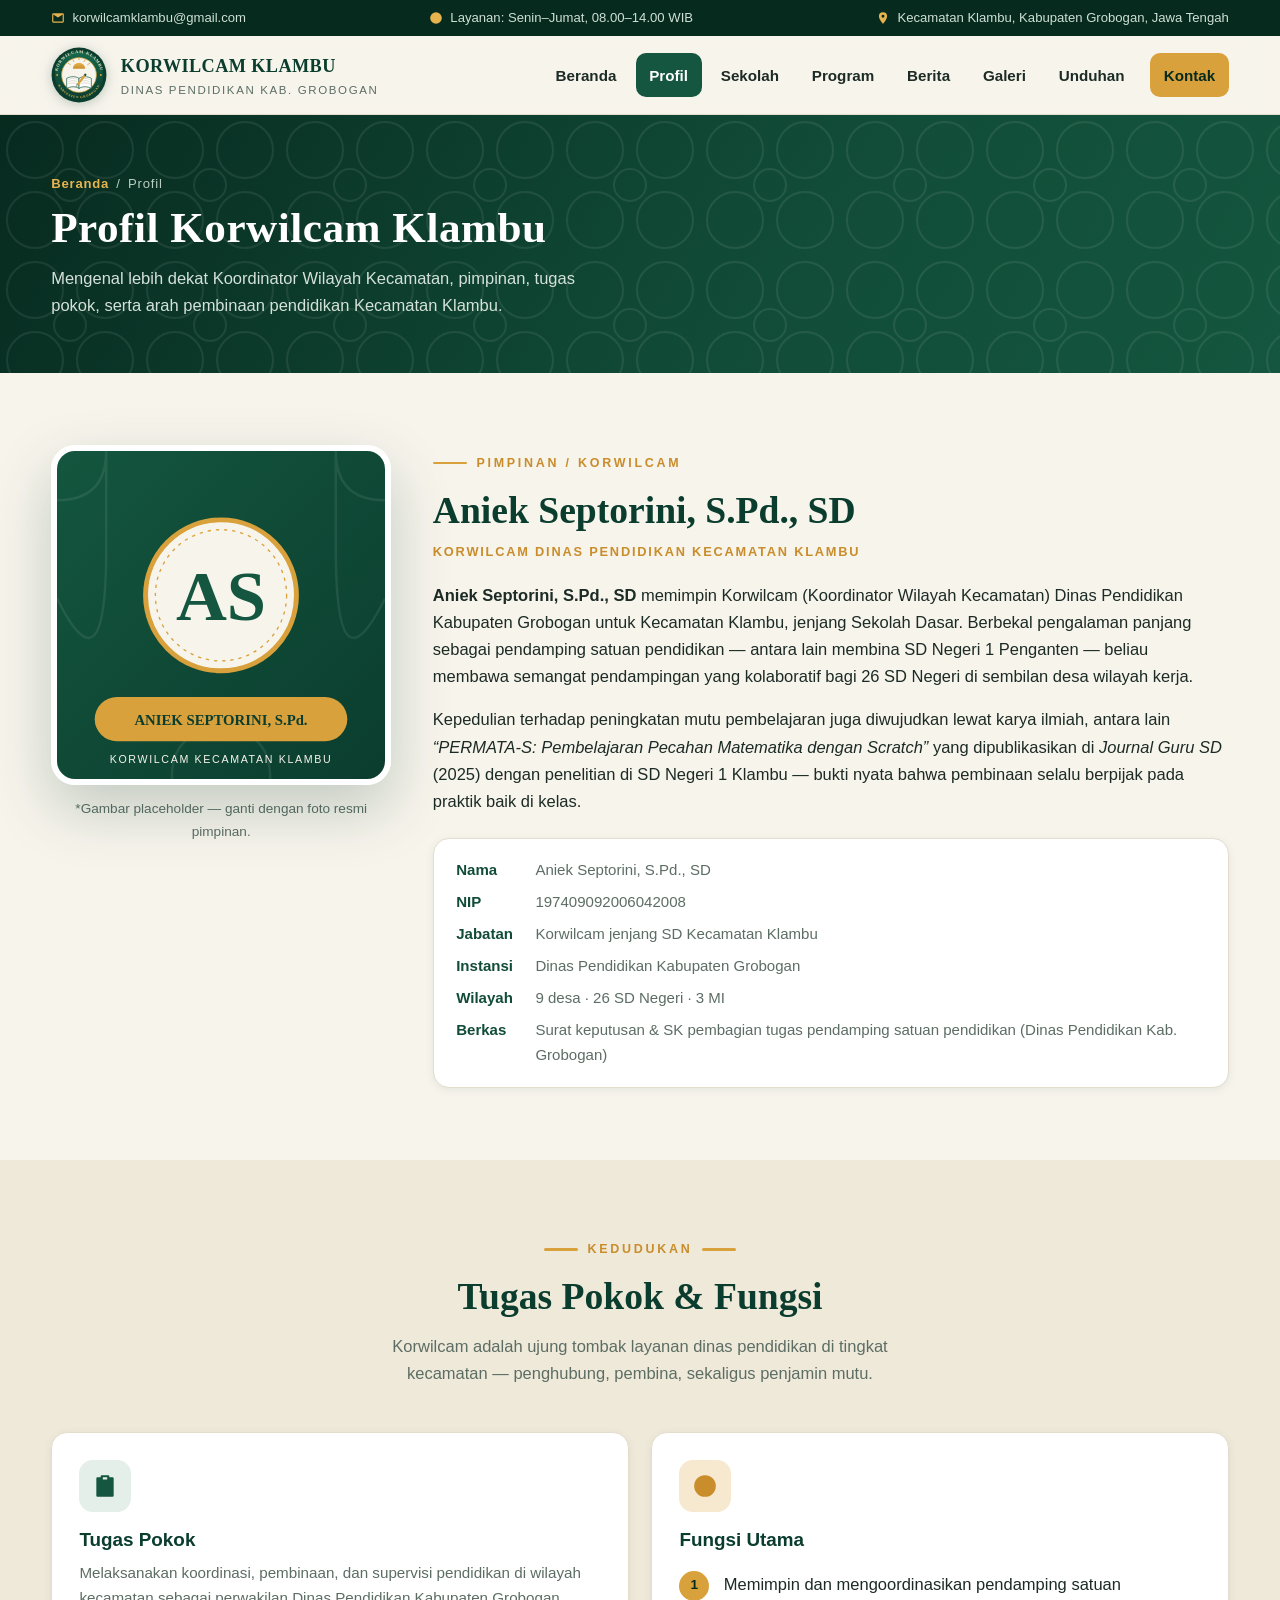
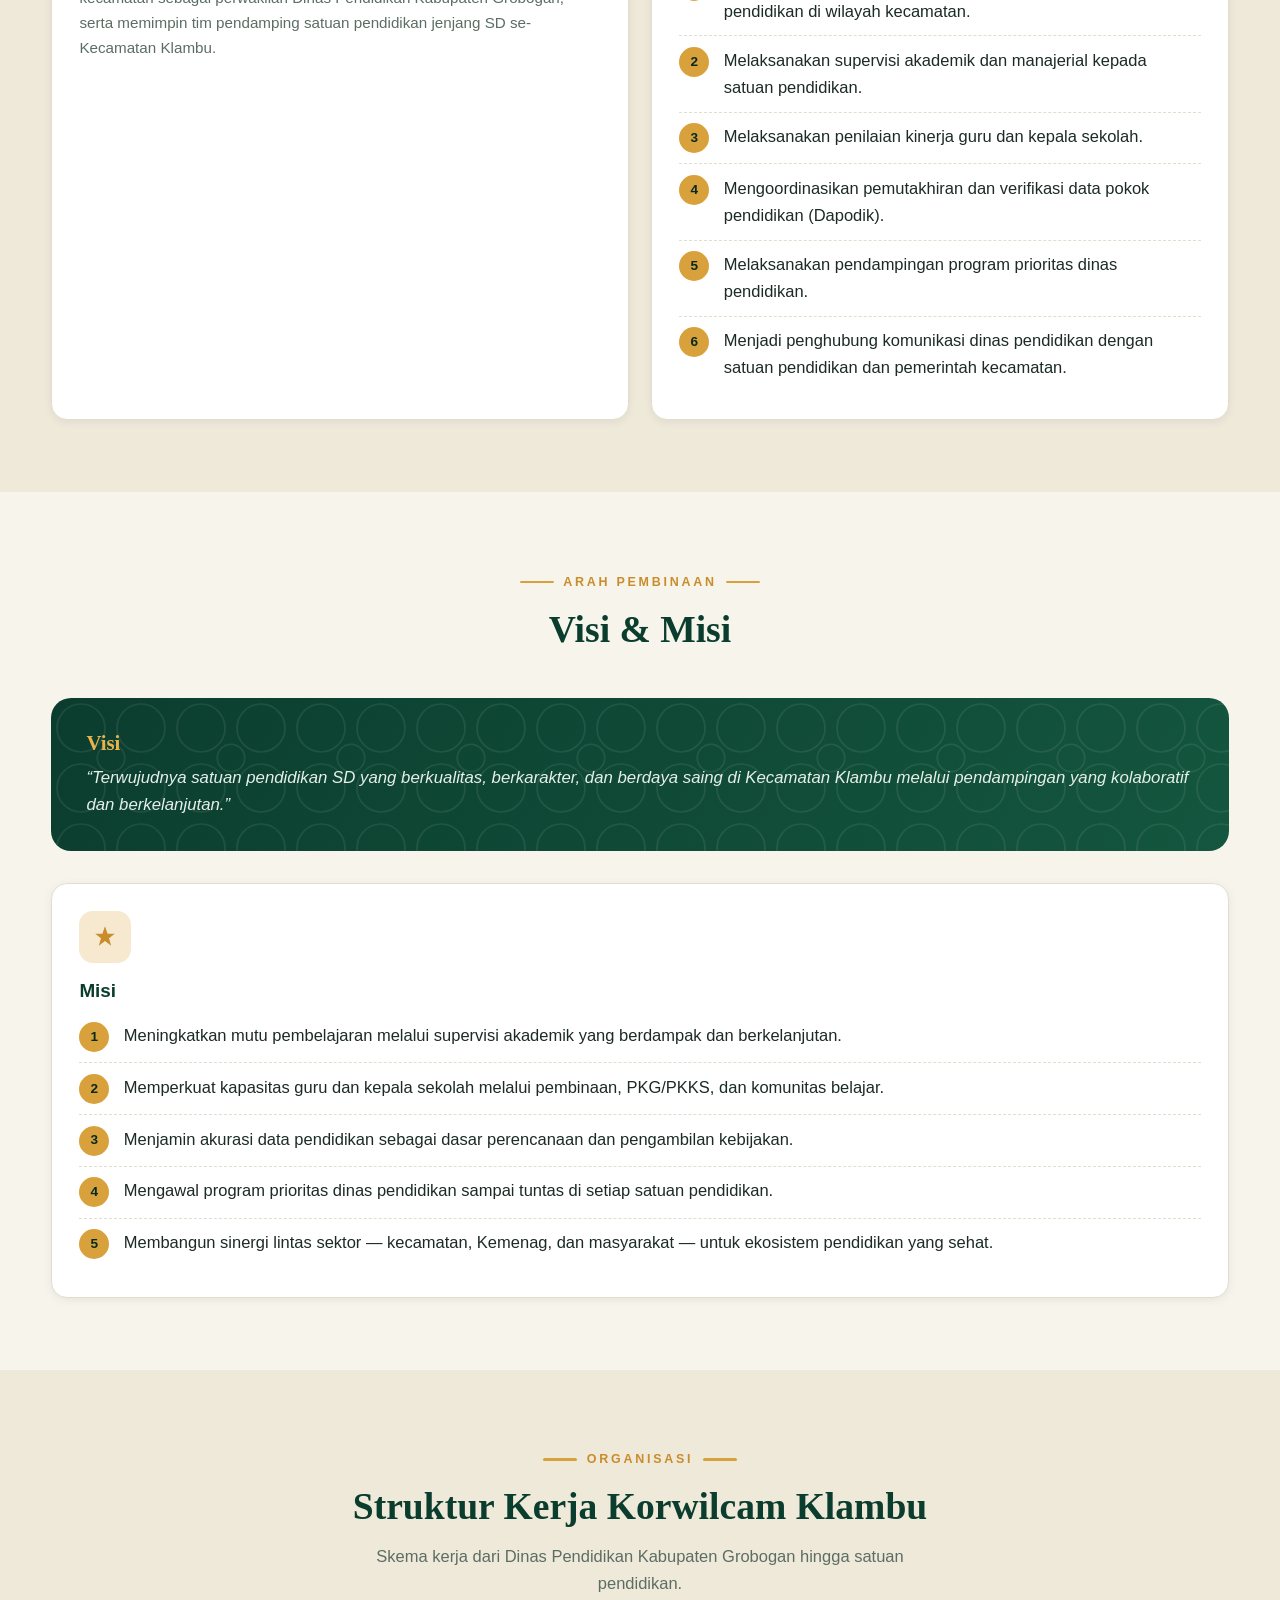
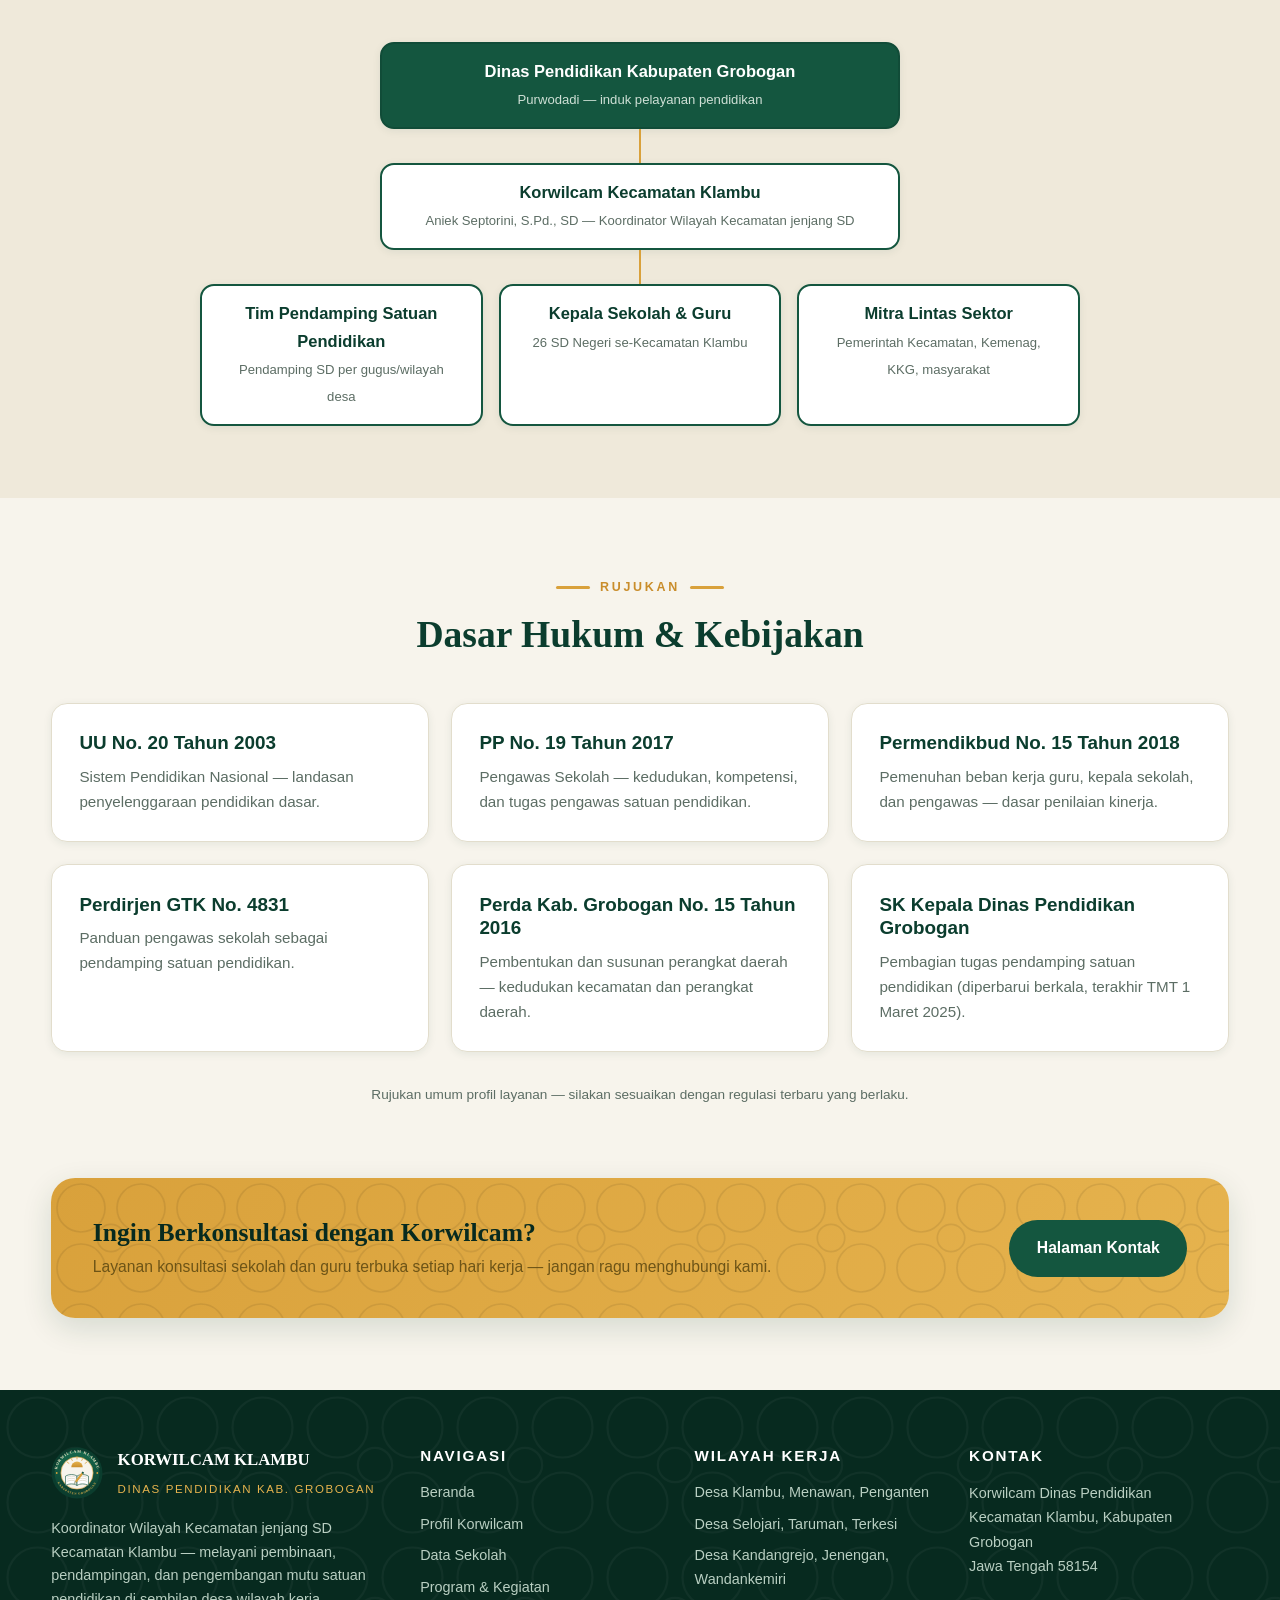
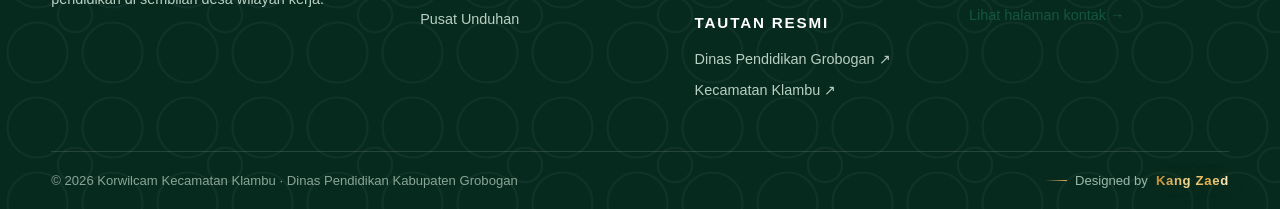
<file: profil.html>
<!DOCTYPE html>
<html lang="id">
<head>
  <meta charset="UTF-8">
  <meta name="viewport" content="width=device-width, initial-scale=1.0">
  <title>Profil — Korwilcam Klambu</title>
  <meta name="description" content="Profil Korwilcam Kecamatan Klambu dan pimpinan Aniek Septorini, S.Pd., SD — tugas pokok, visi misi, struktur organisasi, dan dasar hukum.">
  <link rel="icon" type="image/svg+xml" href="assets/img/favicon.svg">
  <link rel="stylesheet" href="css/style.css?v=10">
</head>
<body>

  <div class="topbar">
    <div class="container">
      <span>
        <svg viewBox="0 0 24 24"><path d="M4 4h16a2 2 0 0 1 2 2v12a2 2 0 0 1-2 2H4a2 2 0 0 1-2-2V6a2 2 0 0 1 2-2zm8 7L4 6v12h16V6l-8 5z"/></svg>
        <em data-cfg="kontak.email" style="font-style:normal">korwilcamklambu@gmail.com</em> <small class="cfg-note" data-for="kontak.email" style="opacity:.6">(contoh — sesuaikan)</small>
      </span>
      <span>
        <svg viewBox="0 0 24 24"><path d="M12 2a10 10 0 1 0 0 20 10 10 0 0 0 0-20zm1 5h-2v6l5 3 1-1.7-4-2.3V7z"/></svg>
        <em data-cfg="kontak.jamRingkas" style="font-style:normal">Layanan: Senin–Jumat, 08.00–14.00 WIB</em>
      </span>
      <span>
        <svg viewBox="0 0 24 24"><path d="M12 2a7 7 0 0 0-7 7c0 5.25 7 13 7 13s7-7.75 7-13a7 7 0 0 0-7-7zm0 9.5A2.5 2.5 0 1 1 14.5 9 2.5 2.5 0 0 1 12 11.5z"/></svg>
        <em data-cfg="kontak.lokasi" style="font-style:normal">Kecamatan Klambu, Kabupaten Grobogan, Jawa Tengah</em>
      </span>
    </div>
  </div>

  <header class="site-header">
    <div class="container header-inner">
      <a class="brand" href="index.html">
        <img src="assets/img/logo.svg" alt="Logo Korwilcam Klambu">
        <span class="brand-text">
          <strong>KORWILCAM KLAMBU</strong>
          <span>Dinas Pendidikan Kab. Grobogan</span>
        </span>
      </a>
      <button class="nav-toggle" aria-label="Buka menu" aria-expanded="false">
        <span></span><span></span><span></span>
      </button>
      <nav class="nav">
        <a href="index.html">Beranda</a>
        <a href="profil.html" class="active">Profil</a>
        <a href="sekolah.html">Sekolah</a>
        <a href="program.html">Program</a>
        <a href="berita.html">Berita</a>
        <a href="galeri.html">Galeri</a>
        <a href="unduhan.html">Unduhan</a>
        <a href="kontak.html" class="nav-cta">Kontak</a>
      </nav>
    </div>
  </header>

  <section class="banner">
    <div class="container banner-inner">
      <nav class="breadcrumb" aria-label="Breadcrumb">
        <a href="index.html">Beranda</a> <span>/</span> <span>Profil</span>
      </nav>
      <h1>Profil Korwilcam Klambu</h1>
      <p>Mengenal lebih dekat Koordinator Wilayah Kecamatan, pimpinan, tugas pokok, serta arah pembinaan pendidikan Kecamatan Klambu.</p>
    </div>
  </section>

  <!-- Profil pimpinan -->
  <section class="section">
    <div class="container">
      <div class="profile-grid">
        <div class="reveal">
          <div class="profile-photo">
            <img src="assets/img/avatar-pimpinan.svg" data-cfg-src="pimpinan.foto" alt="Foto Aniek Septorini, S.Pd., SD (placeholder — ganti dengan foto resmi)">
          </div>
          <p class="note" style="margin-top:.8rem;text-align:center">
            *Gambar placeholder — ganti dengan foto resmi pimpinan.
          </p>
        </div>
        <div class="profile-info reveal d1">
          <span class="eyebrow">Pimpinan / Korwilcam</span>
          <h2 data-cfg="pimpinan.nama">Aniek Septorini, S.Pd., SD</h2>
          <div class="profile-role" data-cfg="pimpinan.jabatan">Korwilcam Dinas Pendidikan Kecamatan Klambu</div>
          <p>
            <strong>Aniek Septorini, S.Pd., SD</strong> memimpin Korwilcam (Koordinator Wilayah Kecamatan)
            Dinas Pendidikan Kabupaten Grobogan untuk Kecamatan Klambu, jenjang Sekolah Dasar.
            Berbekal pengalaman panjang sebagai pendamping satuan pendidikan — antara lain membina
            SD Negeri 1 Penganten — beliau membawa semangat pendampingan yang kolaboratif bagi
            26 SD Negeri di sembilan desa wilayah kerja.
          </p>
          <p class="mt-1">
            Kepedulian terhadap peningkatan mutu pembelajaran juga diwujudkan lewat karya ilmiah,
            antara lain <em>“PERMATA-S: Pembelajaran Pecahan Matematika dengan Scratch”</em> yang dipublikasikan
            di <em>Journal Guru SD</em> (2025) dengan penelitian di SD Negeri 1 Klambu — bukti nyata bahwa
            pembinaan selalu berpijak pada praktik baik di kelas.
          </p>
          <div class="profile-meta">
            <dl>
              <dt>Nama</dt><dd data-cfg="pimpinan.nama"><strong>Aniek Septorini, S.Pd., SD</strong></dd>
              <dt>NIP</dt><dd data-cfg="pimpinan.nip">197409092006042008</dd>
              <dt>Jabatan</dt><dd>Korwilcam jenjang SD Kecamatan Klambu</dd>
              <dt>Instansi</dt><dd>Dinas Pendidikan Kabupaten Grobogan</dd>
              <dt>Wilayah</dt><dd>9 desa · 26 SD Negeri · 3 MI</dd>
              <dt>Berkas</dt><dd>Surat keputusan &amp; SK pembagian tugas pendamping satuan pendidikan (Dinas Pendidikan Kab. Grobogan)</dd>
            </dl>
          </div>
        </div>
      </div>
    </div>
  </section>

  <!-- Tugas pokok -->
  <section class="section alt">
    <div class="container">
      <div class="section-head reveal">
        <span class="eyebrow">Kedudukan</span>
        <h2>Tugas Pokok &amp; Fungsi</h2>
        <p class="sub">Korwilcam adalah ujung tombak layanan dinas pendidikan di tingkat kecamatan — penghubung, pembina, sekaligus penjamin mutu.</p>
      </div>
      <div class="grid cols-2">
        <div class="card reveal">
          <div class="icon-badge"><svg viewBox="0 0 24 24"><path d="M9 2h6a1 1 0 0 1 1 1v1h3a1 1 0 0 1 1 1v16a1 1 0 0 1-1 1H5a1 1 0 0 1-1-1V5a1 1 0 0 1 1-1h3V3a1 1 0 0 1 1-1zm1 2v2h4V4h-4zm-1.2 8.3 1.4 1.4 3.6-3.6 1.4 1.4-5 5-2.8-2.8 1.4-1.4z"/></svg></div>
          <h3>Tugas Pokok</h3>
          <p>
            Melaksanakan koordinasi, pembinaan, dan supervisi pendidikan di wilayah kecamatan sebagai perwakilan
            Dinas Pendidikan Kabupaten Grobogan, serta memimpin tim pendamping satuan pendidikan jenjang SD
            se-Kecamatan Klambu.
          </p>
        </div>
        <div class="card reveal d1">
          <div class="icon-badge gold"><svg viewBox="0 0 24 24"><path d="M12 2a10 10 0 1 0 0 20 10 10 0 0 0 0-20zm1 5h-2v6l5 3 1-1.7-4-2.3V7z"/></svg></div>
          <h3>Fungsi Utama</h3>
          <ul class="mission-list">
            <li><span class="num">1</span><span>Memimpin dan mengoordinasikan pendamping satuan pendidikan di wilayah kecamatan.</span></li>
            <li><span class="num">2</span><span>Melaksanakan supervisi akademik dan manajerial kepada satuan pendidikan.</span></li>
            <li><span class="num">3</span><span>Melaksanakan penilaian kinerja guru dan kepala sekolah.</span></li>
            <li><span class="num">4</span><span>Mengoordinasikan pemutakhiran dan verifikasi data pokok pendidikan (Dapodik).</span></li>
            <li><span class="num">5</span><span>Melaksanakan pendampingan program prioritas dinas pendidikan.</span></li>
            <li><span class="num">6</span><span>Menjadi penghubung komunikasi dinas pendidikan dengan satuan pendidikan dan pemerintah kecamatan.</span></li>
          </ul>
        </div>
      </div>
    </div>
  </section>

  <!-- Visi Misi -->
  <section class="section">
    <div class="container">
      <div class="section-head reveal">
        <span class="eyebrow">Arah Pembinaan</span>
        <h2>Visi &amp; Misi</h2>
      </div>
      <div class="vision-box reveal">
        <h3>Visi</h3>
        <p id="visi-text">“Terwujudnya satuan pendidikan SD yang berkualitas, berkarakter, dan berdaya saing di Kecamatan Klambu melalui pendampingan yang kolaboratif dan berkelanjutan.”</p>
      </div>
      <div class="card mt-2 reveal d1">
        <div class="icon-badge gold"><svg viewBox="0 0 24 24"><path d="M12 2l2.4 6.9H21l-5.3 4.2 2 6.9-5.7-4.4-5.7 4.4 2-6.9L3 8.9h6.6L12 2z"/></svg></div>
        <h3>Misi</h3>
        <ul class="mission-list" id="misi-list">
          <li><span class="num">1</span><span>Meningkatkan mutu pembelajaran melalui supervisi akademik yang berdampak dan berkelanjutan.</span></li>
          <li><span class="num">2</span><span>Memperkuat kapasitas guru dan kepala sekolah melalui pembinaan, PKG/PKKS, dan komunitas belajar.</span></li>
          <li><span class="num">3</span><span>Menjamin akurasi data pendidikan sebagai dasar perencanaan dan pengambilan kebijakan.</span></li>
          <li><span class="num">4</span><span>Mengawal program prioritas dinas pendidikan sampai tuntas di setiap satuan pendidikan.</span></li>
          <li><span class="num">5</span><span>Membangun sinergi lintas sektor — kecamatan, Kemenag, dan masyarakat — untuk ekosistem pendidikan yang sehat.</span></li>
        </ul>
      </div>
    </div>
  </section>

  <!-- Struktur -->
  <section class="section alt">
    <div class="container">
      <div class="section-head reveal">
        <span class="eyebrow">Organisasi</span>
        <h2>Struktur Kerja Korwilcam Klambu</h2>
        <p class="sub">Skema kerja dari Dinas Pendidikan Kabupaten Grobogan hingga satuan pendidikan.</p>
      </div>
      <div class="org-flow reveal">
        <div class="org-node top">
          <strong>Dinas Pendidikan Kabupaten Grobogan</strong>
          <span>Purwodadi — induk pelayanan pendidikan</span>
        </div>
        <div class="org-line"></div>
        <div class="org-node">
          <strong>Korwilcam Kecamatan Klambu</strong>
          <span data-cfg="pimpinan.org">Aniek Septorini, S.Pd., SD — Koordinator Wilayah Kecamatan jenjang SD</span>
        </div>
        <div class="org-line"></div>
        <div class="org-row">
          <div class="org-node">
            <strong>Tim Pendamping Satuan Pendidikan</strong>
            <span>Pendamping SD per gugus/wilayah desa</span>
          </div>
          <div class="org-node">
            <strong>Kepala Sekolah &amp; Guru</strong>
            <span>26 SD Negeri se-Kecamatan Klambu</span>
          </div>
          <div class="org-node">
            <strong>Mitra Lintas Sektor</strong>
            <span>Pemerintah Kecamatan, Kemenag, KKG, masyarakat</span>
          </div>
        </div>
      </div>
    </div>
  </section>

  <!-- Dasar hukum -->
  <section class="section">
    <div class="container">
      <div class="section-head reveal">
        <span class="eyebrow">Rujukan</span>
        <h2>Dasar Hukum &amp; Kebijakan</h2>
      </div>
      <div class="grid cols-3">
        <div class="card reveal">
          <h3>UU No. 20 Tahun 2003</h3>
          <p>Sistem Pendidikan Nasional — landasan penyelenggaraan pendidikan dasar.</p>
        </div>
        <div class="card reveal d1">
          <h3>PP No. 19 Tahun 2017</h3>
          <p>Pengawas Sekolah — kedudukan, kompetensi, dan tugas pengawas satuan pendidikan.</p>
        </div>
        <div class="card reveal d2">
          <h3>Permendikbud No. 15 Tahun 2018</h3>
          <p>Pemenuhan beban kerja guru, kepala sekolah, dan pengawas — dasar penilaian kinerja.</p>
        </div>
        <div class="card reveal">
          <h3>Perdirjen GTK No. 4831</h3>
          <p>Panduan pengawas sekolah sebagai pendamping satuan pendidikan.</p>
        </div>
        <div class="card reveal d1">
          <h3>Perda Kab. Grobogan No. 15 Tahun 2016</h3>
          <p>Pembentukan dan susunan perangkat daerah — kedudukan kecamatan dan perangkat daerah.</p>
        </div>
        <div class="card reveal d2">
          <h3>SK Kepala Dinas Pendidikan Grobogan</h3>
          <p>Pembagian tugas pendamping satuan pendidikan (diperbarui berkala, terakhir TMT 1 Maret 2025).</p>
        </div>
      </div>
      <p class="note center mt-2">Rujukan umum profil layanan — silakan sesuaikan dengan regulasi terbaru yang berlaku.</p>
    </div>
  </section>

  <!-- CTA -->
  <section class="section" style="padding-top:0">
    <div class="container">
      <div class="cta-band reveal">
        <div>
          <h2>Ingin Berkonsultasi dengan Korwilcam?</h2>
          <p>Layanan konsultasi sekolah dan guru terbuka setiap hari kerja — jangan ragu menghubungi kami.</p>
        </div>
        <a href="kontak.html" class="btn btn-primary">Halaman Kontak</a>
      </div>
    </div>
  </section>

  <footer class="footer">
    <div class="container">
      <div class="footer-grid">
        <div>
          <div class="f-brand">
            <img src="assets/img/logo.svg" alt="Logo Korwilcam Klambu">
            <div>
              <strong>KORWILCAM KLAMBU</strong>
              <span>Dinas Pendidikan Kab. Grobogan</span>
            </div>
          </div>
          <p>
            Koordinator Wilayah Kecamatan jenjang SD Kecamatan Klambu — melayani pembinaan,
            pendampingan, dan pengembangan mutu satuan pendidikan di sembilan desa wilayah kerja.
          </p>
        </div>
        <div>
          <h4>Navigasi</h4>
          <ul>
            <li><a href="index.html">Beranda</a></li>
            <li><a href="profil.html">Profil Korwilcam</a></li>
            <li><a href="sekolah.html">Data Sekolah</a></li>
            <li><a href="program.html">Program &amp; Kegiatan</a></li>
            <li><a href="unduhan.html">Pusat Unduhan</a></li>
          </ul>
        </div>
        <div>
          <h4>Wilayah Kerja</h4>
          <ul>
            <li><a href="sekolah.html">Desa Klambu, Menawan, Penganten</a></li>
            <li><a href="sekolah.html">Desa Selojari, Taruman, Terkesi</a></li>
            <li><a href="sekolah.html">Desa Kandangrejo, Jenengan, Wandankemiri</a></li>
          </ul>
          <h4 style="margin-top:1.3rem">Tautan Resmi</h4>
          <ul>
            <li><a href="https://disdik.grobogan.go.id" target="_blank" rel="noopener">Dinas Pendidikan Grobogan ↗</a></li>
            <li><a href="https://klambu.kec.grobogan.go.id" target="_blank" rel="noopener">Kecamatan Klambu ↗</a></li>
          </ul>
        </div>
        <div>
          <h4>Kontak</h4>
          <address data-cfg-html="alamatFooterHtml">Korwilcam Dinas Pendidikan<br>Kecamatan Klambu, Kabupaten Grobogan<br>Jawa Tengah 58154<br><br><a href="kontak.html">Lihat halaman kontak →</a></address>
        </div>
      </div>
      <div class="foot-bottom">
        <span>© <span data-year>2026</span> Korwilcam Kecamatan Klambu · Dinas Pendidikan Kabupaten Grobogan</span>
        <span class="credit">Designed by <b>Kang Zaed</b></span>
      </div>
    </div>
  </footer>

  <button class="to-top" aria-label="Kembali ke atas">
    <svg viewBox="0 0 24 24"><path d="M12 4l8 8h-6v8h-4v-8H4l8-8z"/></svg>
  </button>

  <script src="js/site-config.js?v=11"></script>
  <script src="js/main.js?v=11"></script>
</body>
</html>
</file>
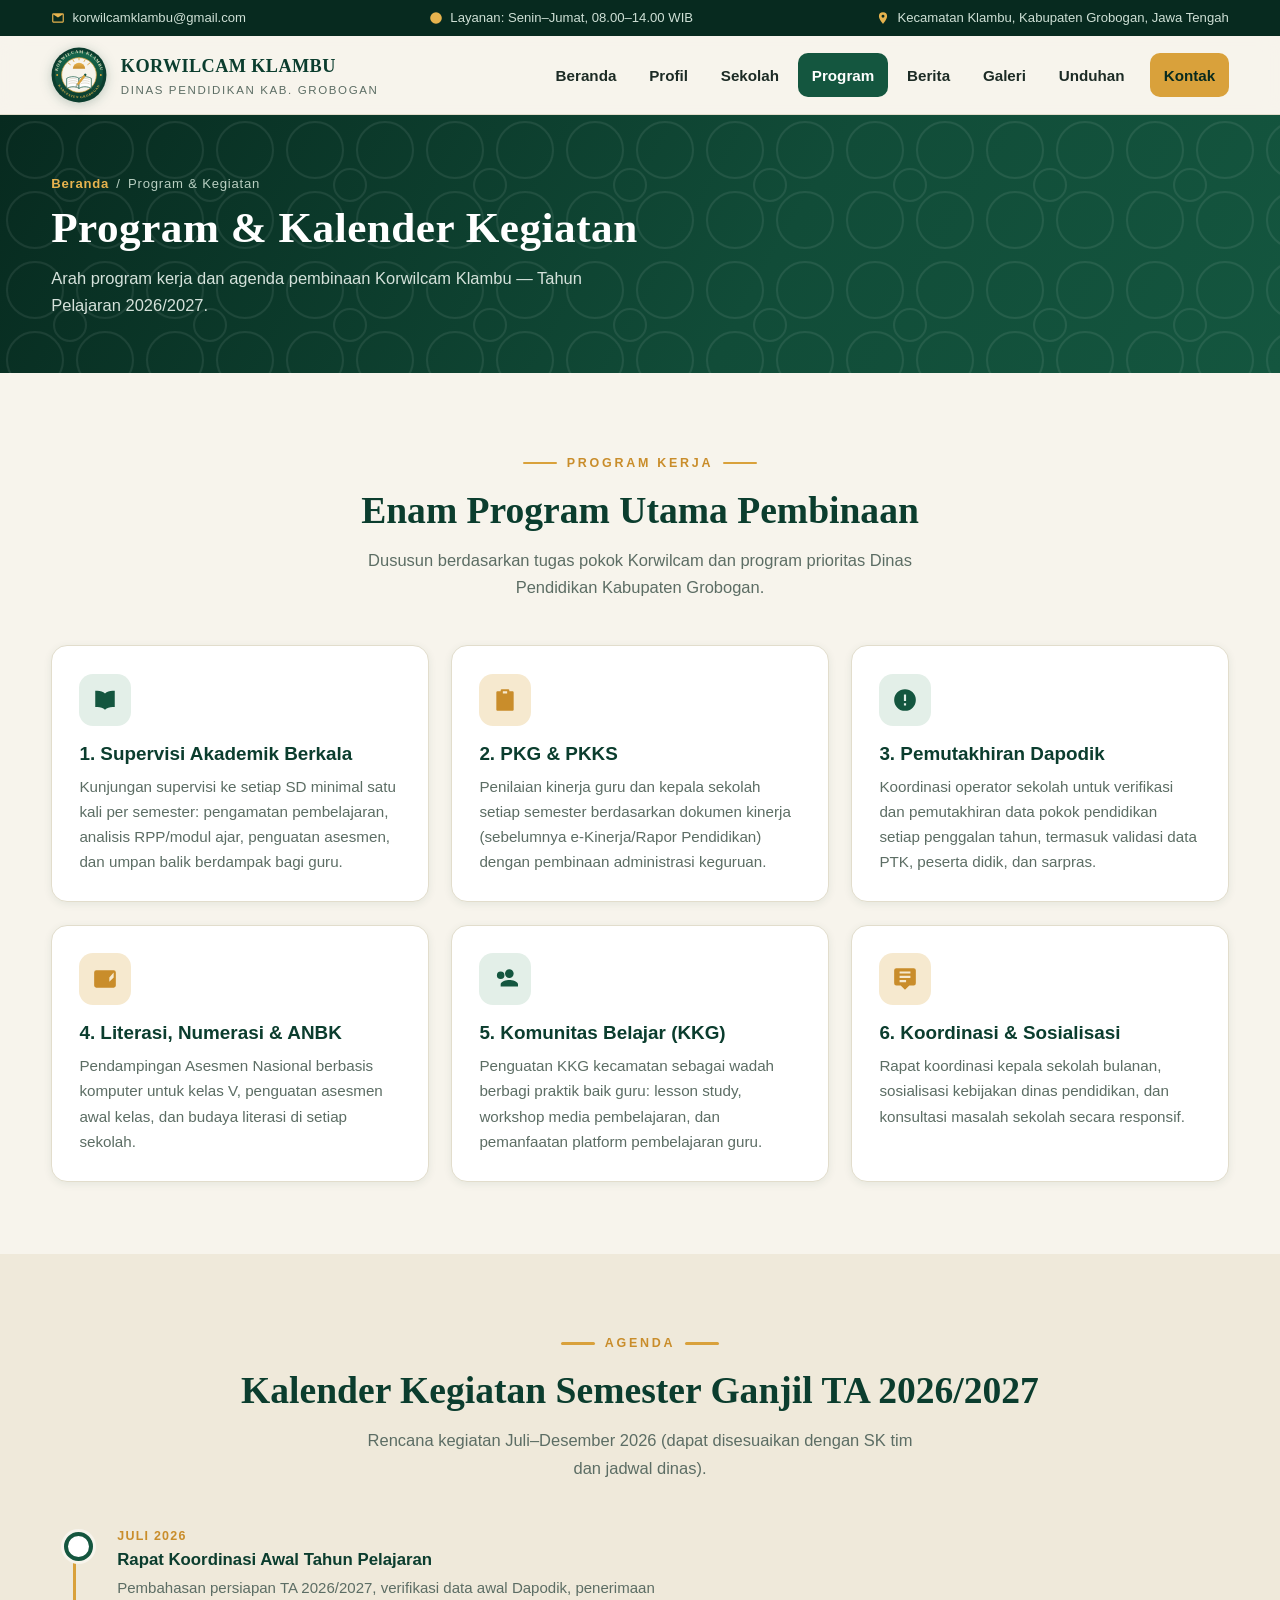
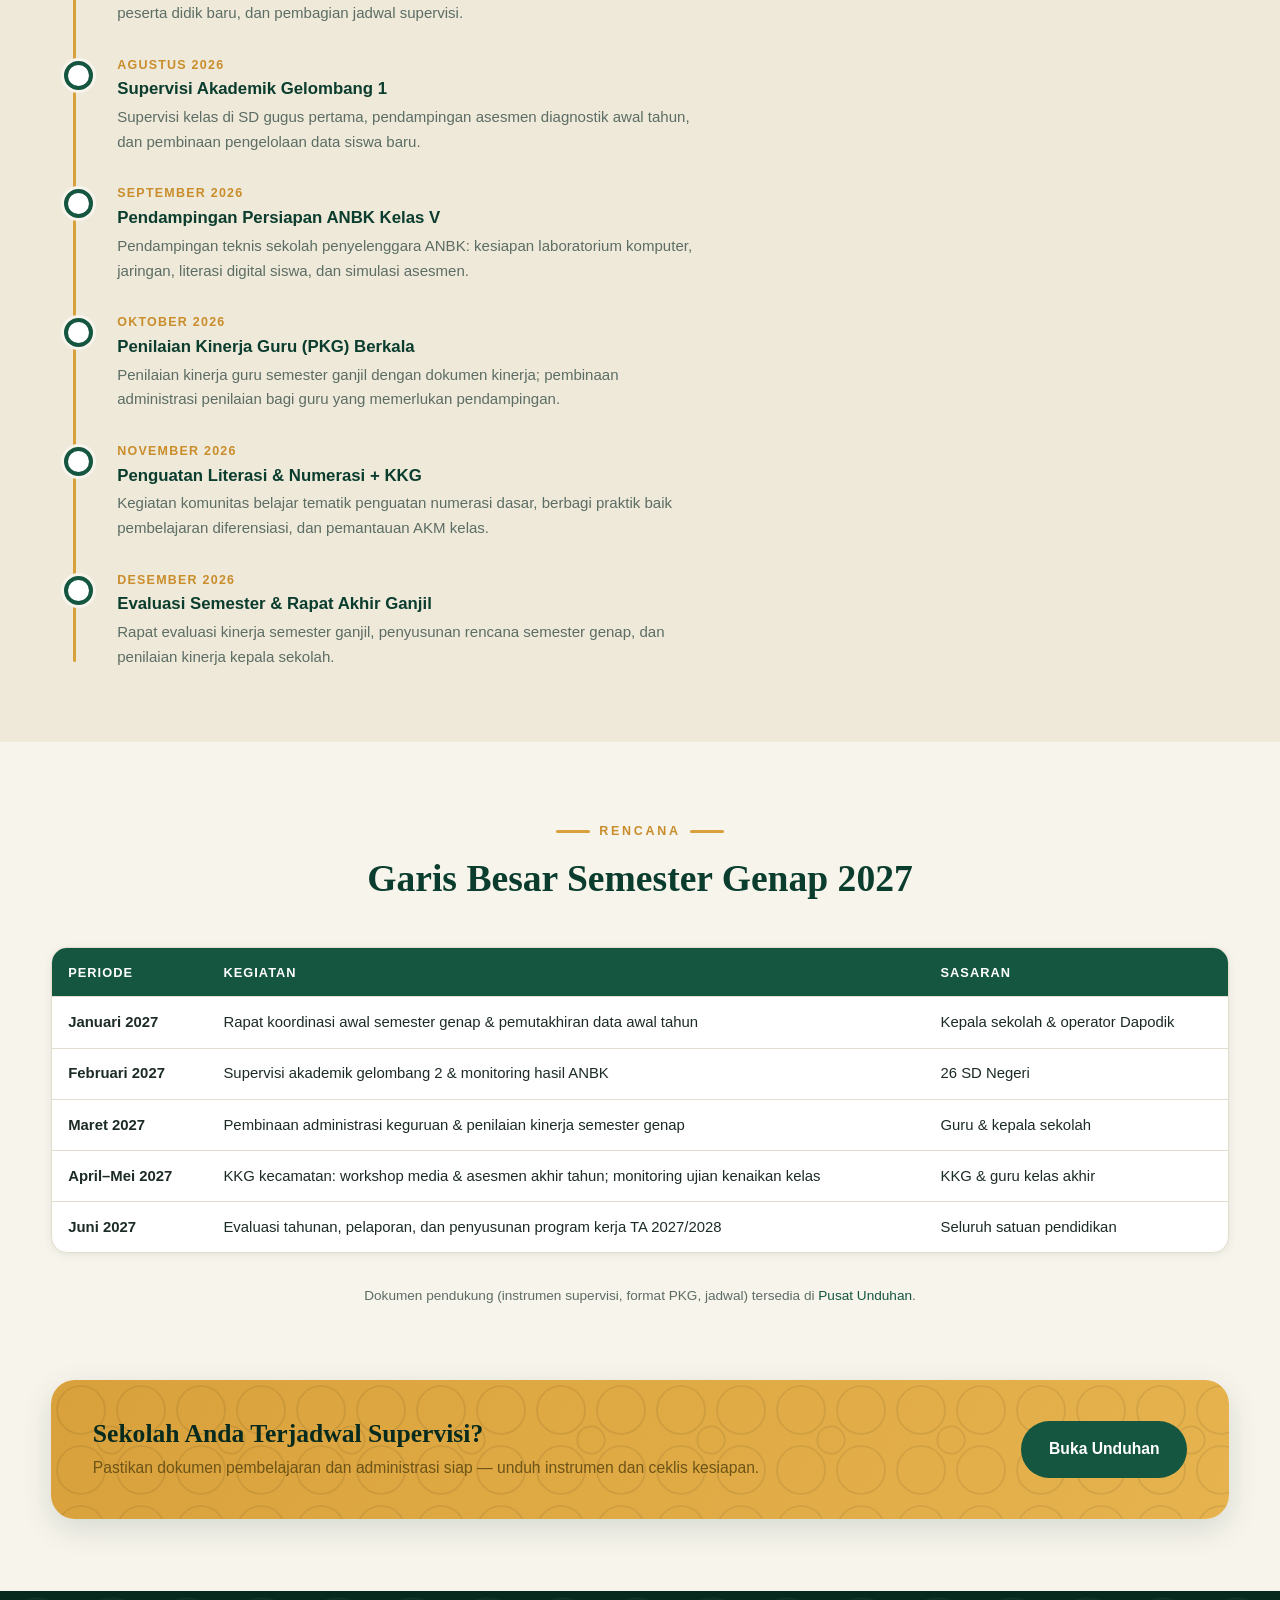
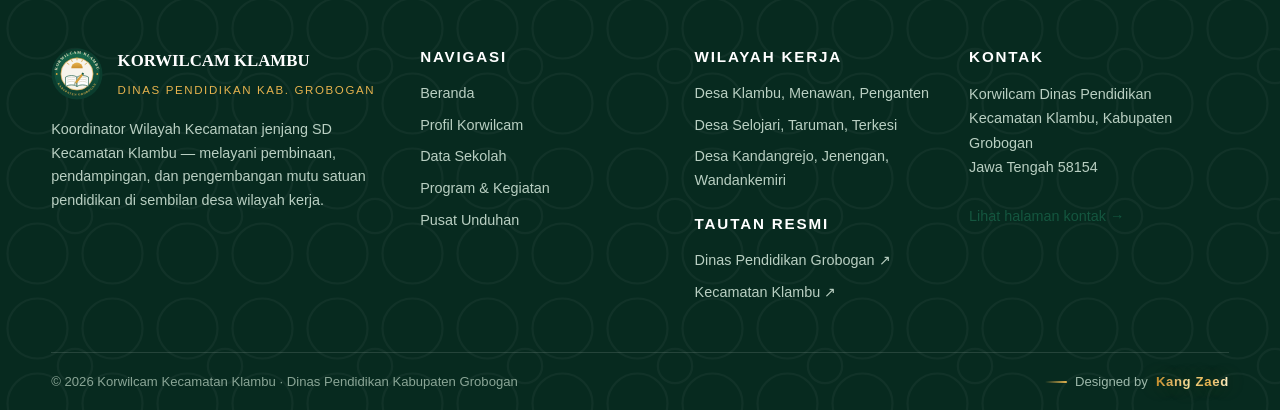
<file: program.html>
<!DOCTYPE html>
<html lang="id">
<head>
  <meta charset="UTF-8">
  <meta name="viewport" content="width=device-width, initial-scale=1.0">
  <title>Program &amp; Kegiatan — Korwilcam Klambu</title>
  <meta name="description" content="Program kerja, kalender kegiatan, dan agenda pembinaan Korwilcam Kecamatan Klambu Tahun Pelajaran 2026/2027.">
  <link rel="icon" type="image/svg+xml" href="assets/img/favicon.svg">
  <link rel="stylesheet" href="css/style.css?v=10">
</head>
<body>

  <div class="topbar">
    <div class="container">
      <span>
        <svg viewBox="0 0 24 24"><path d="M4 4h16a2 2 0 0 1 2 2v12a2 2 0 0 1-2 2H4a2 2 0 0 1-2-2V6a2 2 0 0 1 2-2zm8 7L4 6v12h16V6l-8 5z"/></svg>
        <em data-cfg="kontak.email" style="font-style:normal">korwilcamklambu@gmail.com</em> <small class="cfg-note" data-for="kontak.email" style="opacity:.6">(contoh — sesuaikan)</small>
      </span>
      <span>
        <svg viewBox="0 0 24 24"><path d="M12 2a10 10 0 1 0 0 20 10 10 0 0 0 0-20zm1 5h-2v6l5 3 1-1.7-4-2.3V7z"/></svg>
        <em data-cfg="kontak.jamRingkas" style="font-style:normal">Layanan: Senin–Jumat, 08.00–14.00 WIB</em>
      </span>
      <span>
        <svg viewBox="0 0 24 24"><path d="M12 2a7 7 0 0 0-7 7c0 5.25 7 13 7 13s7-7.75 7-13a7 7 0 0 0-7-7zm0 9.5A2.5 2.5 0 1 1 14.5 9 2.5 2.5 0 0 1 12 11.5z"/></svg>
        <em data-cfg="kontak.lokasi" style="font-style:normal">Kecamatan Klambu, Kabupaten Grobogan, Jawa Tengah</em>
      </span>
    </div>
  </div>

  <header class="site-header">
    <div class="container header-inner">
      <a class="brand" href="index.html">
        <img src="assets/img/logo.svg" alt="Logo Korwilcam Klambu">
        <span class="brand-text">
          <strong>KORWILCAM KLAMBU</strong>
          <span>Dinas Pendidikan Kab. Grobogan</span>
        </span>
      </a>
      <button class="nav-toggle" aria-label="Buka menu" aria-expanded="false">
        <span></span><span></span><span></span>
      </button>
      <nav class="nav">
        <a href="index.html">Beranda</a>
        <a href="profil.html">Profil</a>
        <a href="sekolah.html">Sekolah</a>
        <a href="program.html" class="active">Program</a>
        <a href="berita.html">Berita</a>
        <a href="galeri.html">Galeri</a>
        <a href="unduhan.html">Unduhan</a>
        <a href="kontak.html" class="nav-cta">Kontak</a>
      </nav>
    </div>
  </header>

  <section class="banner">
    <div class="container banner-inner">
      <nav class="breadcrumb" aria-label="Breadcrumb">
        <a href="index.html">Beranda</a> <span>/</span> <span>Program &amp; Kegiatan</span>
      </nav>
      <h1>Program &amp; Kalender Kegiatan</h1>
      <p>Arah program kerja dan agenda pembinaan Korwilcam Klambu — Tahun Pelajaran 2026/2027.</p>
    </div>
  </section>

  <!-- Program kerja -->
  <section class="section">
    <div class="container">
      <div class="section-head reveal">
        <span class="eyebrow">Program Kerja</span>
        <h2>Enam Program Utama Pembinaan</h2>
        <p class="sub">Dususun berdasarkan tugas pokok Korwilcam dan program prioritas Dinas Pendidikan Kabupaten Grobogan.</p>
      </div>
      <div class="grid cols-3">
        <div class="card reveal">
          <div class="icon-badge"><svg viewBox="0 0 24 24"><path d="M12 6c-1.8-1.6-4.2-2.5-7-2.5H3v15h2c2.8 0 5.2.9 7 2.5 1.8-1.6 4.2-2.5 7-2.5h2v-15h-2c-2.8 0-5.2.9-7 2.5z"/></svg></div>
          <h3>1. Supervisi Akademik Berkala</h3>
          <p>
            Kunjungan supervisi ke setiap SD minimal satu kali per semester: pengamatan pembelajaran,
            analisis RPP/modul ajar, penguatan asesmen, dan umpan balik berdampak bagi guru.
          </p>
        </div>
        <div class="card reveal d1">
          <div class="icon-badge gold"><svg viewBox="0 0 24 24"><path d="M9 2h6a1 1 0 0 1 1 1v1h3a1 1 0 0 1 1 1v16a1 1 0 0 1-1 1H5a1 1 0 0 1-1-1V5a1 1 0 0 1 1-1h3V3a1 1 0 0 1 1-1zm1 2v2h4V4h-4zm-1.2 8.3 1.4 1.4 3.6-3.6 1.4 1.4-5 5-2.8-2.8 1.4-1.4z"/></svg></div>
          <h3>2. PKG &amp; PKKS</h3>
          <p>
            Penilaian kinerja guru dan kepala sekolah setiap semester berdasarkan dokumen kinerja
            (sebelumnya e-Kinerja/Rapor Pendidikan) dengan pembinaan administrasi keguruan.
          </p>
        </div>
        <div class="card reveal d2">
          <div class="icon-badge"><svg viewBox="0 0 24 24"><path d="M12 2a10 10 0 1 0 0 20 10 10 0 0 0 0-20zm1 15h-2v-2h2v2zm0-4h-2V7h2v6z"/></svg></div>
          <h3>3. Pemutakhiran Dapodik</h3>
          <p>
            Koordinasi operator sekolah untuk verifikasi dan pemutakhiran data pokok pendidikan
            setiap penggalan tahun, termasuk validasi data PTK, peserta didik, dan sarpras.
          </p>
        </div>
        <div class="card reveal">
          <div class="icon-badge gold"><svg viewBox="0 0 24 24"><path d="M4 4h16a2 2 0 0 1 2 2v12a2 2 0 0 1-2 2H4a2 2 0 0 1-2-2V6a2 2 0 0 1 2-2zm2 4h5v2H6V8zm0 4h8v2H6v-2zm10 2.6 4-4V6l-4 4.6V14.6z"/></svg></div>
          <h3>4. Literasi, Numerasi &amp; ANBK</h3>
          <p>
            Pendampingan Asesmen Nasional berbasis komputer untuk kelas V, penguatan asesmen
            awal kelas, dan budaya literasi di setiap sekolah.
          </p>
        </div>
        <div class="card reveal d1">
          <div class="icon-badge"><svg viewBox="0 0 24 24"><path d="M16 11a4 4 0 1 0-4-4 4 4 0 0 0 4 4zm-8 1a3.5 3.5 0 1 0-3.5-3.5A3.5 3.5 0 0 0 8 12zm8 1c-2.7 0-8 1.3-8 4v2h16v-2c0-2.7-5.3-4-8-4z"/></svg></div>
          <h3>5. Komunitas Belajar (KKG)</h3>
          <p>
            Penguatan KKG kecamatan sebagai wadah berbagi praktik baik guru: lesson study,
            workshop media pembelajaran, dan pemanfaatan platform pembelajaran guru.
          </p>
        </div>
        <div class="card reveal d2">
          <div class="icon-badge gold"><svg viewBox="0 0 24 24"><path d="M20 2H4a2 2 0 0 0-2 2v12a2 2 0 0 0 2 2h4l4 4 4-4h4a2 2 0 0 0 2-2V4a2 2 0 0 0-2-2zM7 9h10v2H7V9zm0-4h10v2H7V5zm0 8h6v2H7v-2z"/></svg></div>
          <h3>6. Koordinasi &amp; Sosialisasi</h3>
          <p>
            Rapat koordinasi kepala sekolah bulanan, sosialisasi kebijakan dinas pendidikan,
            dan konsultasi masalah sekolah secara responsif.
          </p>
        </div>
      </div>
    </div>
  </section>

  <!-- Kalender semester ganjil -->
  <section class="section alt">
    <div class="container">
      <div class="section-head reveal">
        <span class="eyebrow">Agenda</span>
        <h2>Kalender Kegiatan Semester Ganjil TA 2026/2027</h2>
        <p class="sub">Rencana kegiatan Juli–Desember 2026 (dapat disesuaikan dengan SK tim dan jadwal dinas).</p>
      </div>
      <div class="timeline">
        <div class="t-item reveal">
          <div class="t-date">Juli 2026</div>
          <h3>Rapat Koordinasi Awal Tahun Pelajaran</h3>
          <p>Pembahasan persiapan TA 2026/2027, verifikasi data awal Dapodik, penerimaan peserta didik baru, dan pembagian jadwal supervisi.</p>
        </div>
        <div class="t-item reveal">
          <div class="t-date">Agustus 2026</div>
          <h3>Supervisi Akademik Gelombang 1</h3>
          <p>Supervisi kelas di SD gugus pertama, pendampingan asesmen diagnostik awal tahun, dan pembinaan pengelolaan data siswa baru.</p>
        </div>
        <div class="t-item reveal">
          <div class="t-date">September 2026</div>
          <h3>Pendampingan Persiapan ANBK Kelas V</h3>
          <p>Pendampingan teknis sekolah penyelenggara ANBK: kesiapan laboratorium komputer, jaringan, literasi digital siswa, dan simulasi asesmen.</p>
        </div>
        <div class="t-item reveal">
          <div class="t-date">Oktober 2026</div>
          <h3>Penilaian Kinerja Guru (PKG) Berkala</h3>
          <p>Penilaian kinerja guru semester ganjil dengan dokumen kinerja; pembinaan administrasi penilaian bagi guru yang memerlukan pendampingan.</p>
        </div>
        <div class="t-item reveal">
          <div class="t-date">November 2026</div>
          <h3>Penguatan Literasi &amp; Numerasi + KKG</h3>
          <p>Kegiatan komunitas belajar tematik penguatan numerasi dasar, berbagi praktik baik pembelajaran diferensiasi, dan pemantauan AKM kelas.</p>
        </div>
        <div class="t-item reveal">
          <div class="t-date">Desember 2026</div>
          <h3>Evaluasi Semester &amp; Rapat Akhir Ganjil</h3>
          <p>Rapat evaluasi kinerja semester ganjil, penyusunan rencana semester genap, dan penilaian kinerja kepala sekolah.</p>
        </div>
      </div>
    </div>
  </section>

  <!-- Semester genap -->
  <section class="section">
    <div class="container">
      <div class="section-head reveal">
        <span class="eyebrow">Rencana</span>
        <h2>Garis Besar Semester Genap 2027</h2>
      </div>
      <div class="table-wrap reveal">
        <table class="data-table">
          <thead>
            <tr><th>Periode</th><th>Kegiatan</th><th>Sasaran</th></tr>
          </thead>
          <tbody>
            <tr><td><strong>Januari 2027</strong></td><td>Rapat koordinasi awal semester genap &amp; pemutakhiran data awal tahun</td><td>Kepala sekolah &amp; operator Dapodik</td></tr>
            <tr><td><strong>Februari 2027</strong></td><td>Supervisi akademik gelombang 2 &amp; monitoring hasil ANBK</td><td>26 SD Negeri</td></tr>
            <tr><td><strong>Maret 2027</strong></td><td>Pembinaan administrasi keguruan &amp; penilaian kinerja semester genap</td><td>Guru &amp; kepala sekolah</td></tr>
            <tr><td><strong>April–Mei 2027</strong></td><td>KKG kecamatan: workshop media &amp; asesmen akhir tahun; monitoring ujian kenaikan kelas</td><td>KKG &amp; guru kelas akhir</td></tr>
            <tr><td><strong>Juni 2027</strong></td><td>Evaluasi tahunan, pelaporan, dan penyusunan program kerja TA 2027/2028</td><td>Seluruh satuan pendidikan</td></tr>
          </tbody>
        </table>
      </div>
      <p class="note center mt-2">Dokumen pendukung (instrumen supervisi, format PKG, jadwal) tersedia di <a href="unduhan.html">Pusat Unduhan</a>.</p>
    </div>
  </section>

  <!-- CTA -->
  <section class="section" style="padding-top:0">
    <div class="container">
      <div class="cta-band reveal">
        <div>
          <h2>Sekolah Anda Terjadwal Supervisi?</h2>
          <p>Pastikan dokumen pembelajaran dan administrasi siap — unduh instrumen dan ceklis kesiapan.</p>
        </div>
        <a href="unduhan.html" class="btn btn-primary">Buka Unduhan</a>
      </div>
    </div>
  </section>

  <footer class="footer">
    <div class="container">
      <div class="footer-grid">
        <div>
          <div class="f-brand">
            <img src="assets/img/logo.svg" alt="Logo Korwilcam Klambu">
            <div>
              <strong>KORWILCAM KLAMBU</strong>
              <span>Dinas Pendidikan Kab. Grobogan</span>
            </div>
          </div>
          <p>
            Koordinator Wilayah Kecamatan jenjang SD Kecamatan Klambu — melayani pembinaan,
            pendampingan, dan pengembangan mutu satuan pendidikan di sembilan desa wilayah kerja.
          </p>
        </div>
        <div>
          <h4>Navigasi</h4>
          <ul>
            <li><a href="index.html">Beranda</a></li>
            <li><a href="profil.html">Profil Korwilcam</a></li>
            <li><a href="sekolah.html">Data Sekolah</a></li>
            <li><a href="program.html">Program &amp; Kegiatan</a></li>
            <li><a href="unduhan.html">Pusat Unduhan</a></li>
          </ul>
        </div>
        <div>
          <h4>Wilayah Kerja</h4>
          <ul>
            <li><a href="sekolah.html">Desa Klambu, Menawan, Penganten</a></li>
            <li><a href="sekolah.html">Desa Selojari, Taruman, Terkesi</a></li>
            <li><a href="sekolah.html">Desa Kandangrejo, Jenengan, Wandankemiri</a></li>
          </ul>
          <h4 style="margin-top:1.3rem">Tautan Resmi</h4>
          <ul>
            <li><a href="https://disdik.grobogan.go.id" target="_blank" rel="noopener">Dinas Pendidikan Grobogan ↗</a></li>
            <li><a href="https://klambu.kec.grobogan.go.id" target="_blank" rel="noopener">Kecamatan Klambu ↗</a></li>
          </ul>
        </div>
        <div>
          <h4>Kontak</h4>
          <address data-cfg-html="alamatFooterHtml">Korwilcam Dinas Pendidikan<br>Kecamatan Klambu, Kabupaten Grobogan<br>Jawa Tengah 58154<br><br><a href="kontak.html">Lihat halaman kontak →</a></address>
        </div>
      </div>
      <div class="foot-bottom">
        <span>© <span data-year>2026</span> Korwilcam Kecamatan Klambu · Dinas Pendidikan Kabupaten Grobogan</span>
        <span class="credit">Designed by <b>Kang Zaed</b></span>
      </div>
    </div>
  </footer>

  <button class="to-top" aria-label="Kembali ke atas">
    <svg viewBox="0 0 24 24"><path d="M12 4l8 8h-6v8h-4v-8H4l8-8z"/></svg>
  </button>

  <script src="js/site-config.js?v=11"></script>
  <script src="js/main.js?v=11"></script>
</body>
</html>
</file>
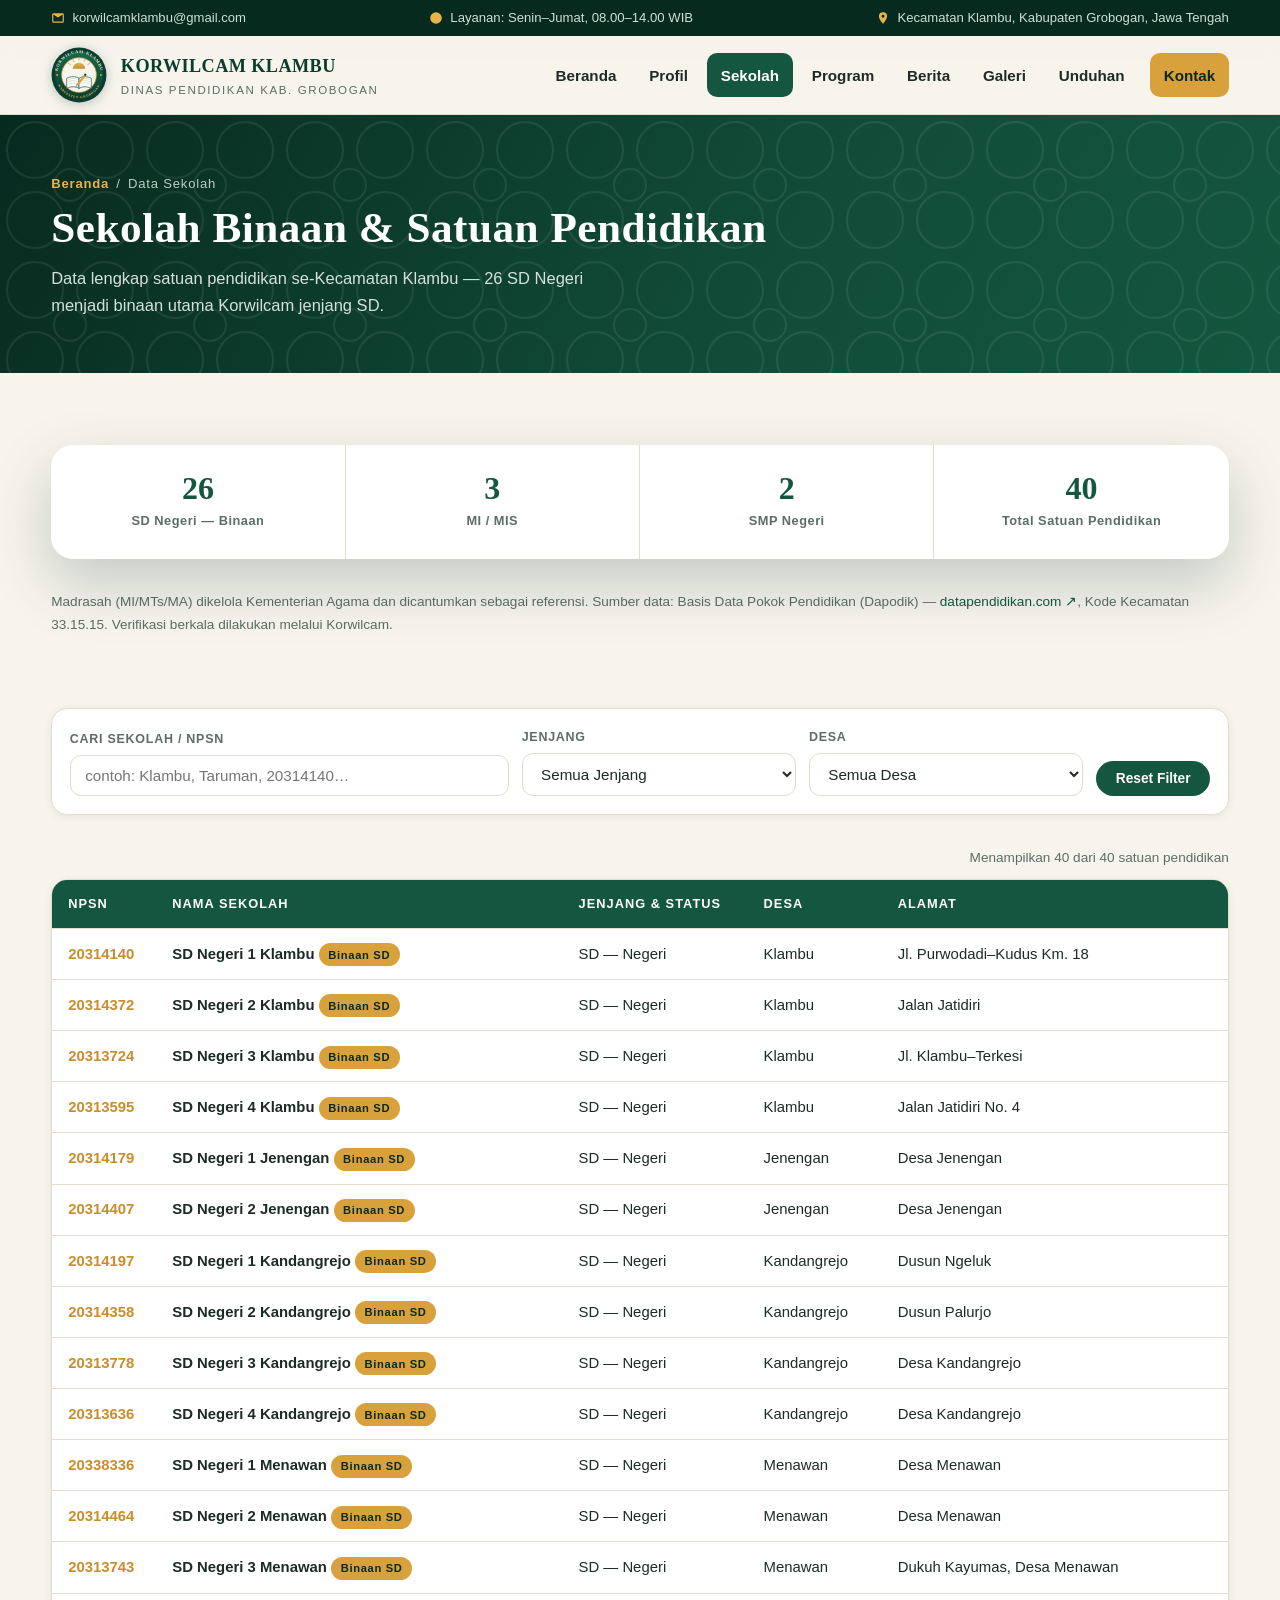
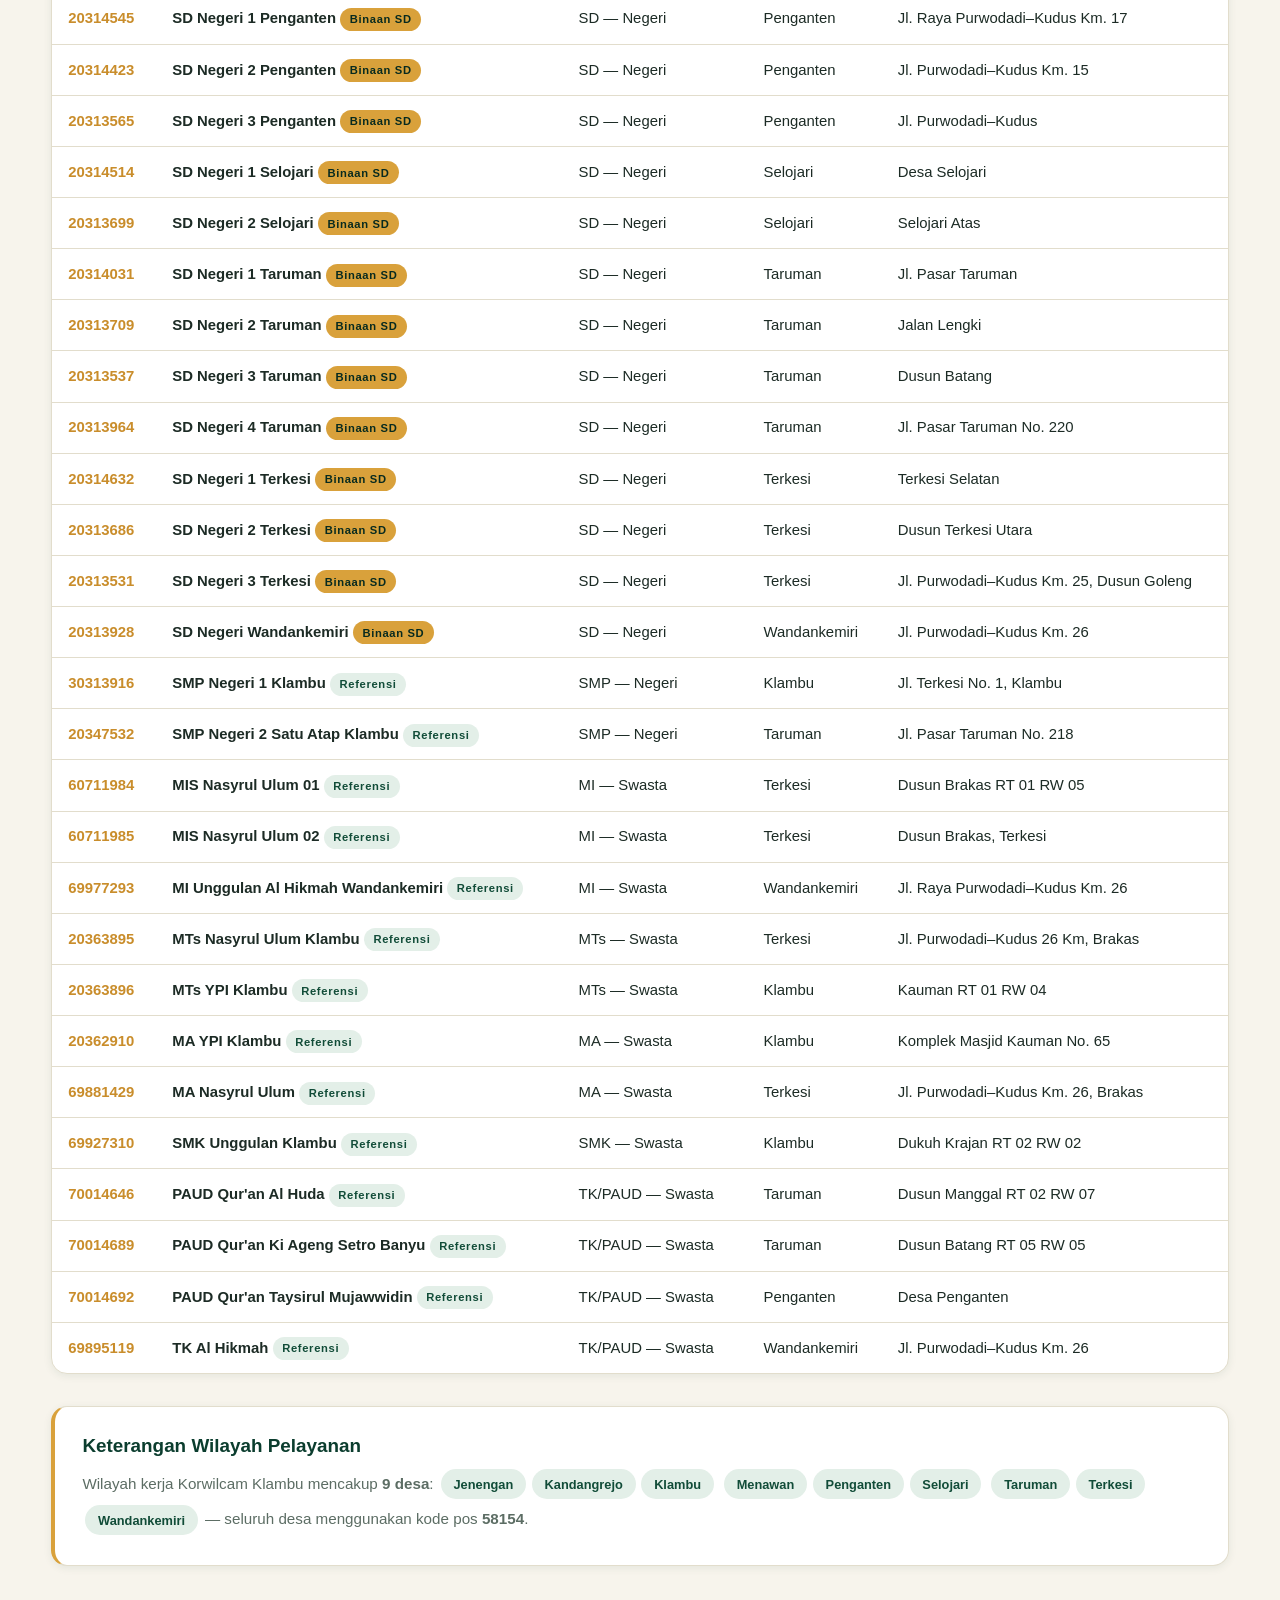
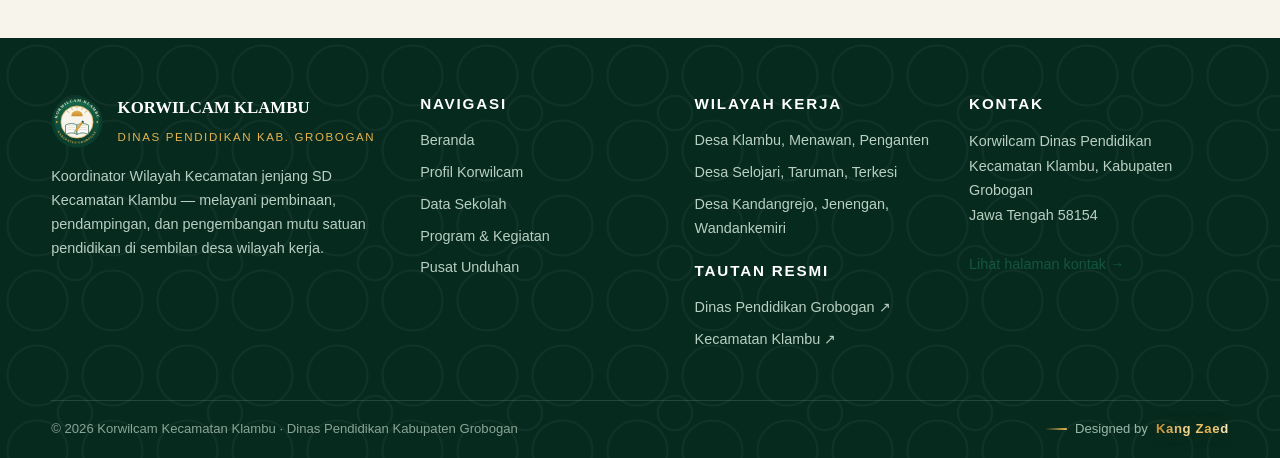
<file: sekolah.html>
<!DOCTYPE html>
<html lang="id">
<head>
  <meta charset="UTF-8">
  <meta name="viewport" content="width=device-width, initial-scale=1.0">
  <title>Data Sekolah — Korwilcam Klambu</title>
  <meta name="description" content="Daftar lengkap 40 satuan pendidikan di Kecamatan Klambu, Kabupaten Grobogan: 26 SD Negeri (binaan), MI, SMP, MTs, MA, SMK, dan PAUD — lengkap dengan NPSN dan alamat.">
  <link rel="icon" type="image/svg+xml" href="assets/img/favicon.svg">
  <link rel="stylesheet" href="css/style.css?v=10">
</head>
<body>

  <div class="topbar">
    <div class="container">
      <span>
        <svg viewBox="0 0 24 24"><path d="M4 4h16a2 2 0 0 1 2 2v12a2 2 0 0 1-2 2H4a2 2 0 0 1-2-2V6a2 2 0 0 1 2-2zm8 7L4 6v12h16V6l-8 5z"/></svg>
        <em data-cfg="kontak.email" style="font-style:normal">korwilcamklambu@gmail.com</em> <small class="cfg-note" data-for="kontak.email" style="opacity:.6">(contoh — sesuaikan)</small>
      </span>
      <span>
        <svg viewBox="0 0 24 24"><path d="M12 2a10 10 0 1 0 0 20 10 10 0 0 0 0-20zm1 5h-2v6l5 3 1-1.7-4-2.3V7z"/></svg>
        <em data-cfg="kontak.jamRingkas" style="font-style:normal">Layanan: Senin–Jumat, 08.00–14.00 WIB</em>
      </span>
      <span>
        <svg viewBox="0 0 24 24"><path d="M12 2a7 7 0 0 0-7 7c0 5.25 7 13 7 13s7-7.75 7-13a7 7 0 0 0-7-7zm0 9.5A2.5 2.5 0 1 1 14.5 9 2.5 2.5 0 0 1 12 11.5z"/></svg>
        <em data-cfg="kontak.lokasi" style="font-style:normal">Kecamatan Klambu, Kabupaten Grobogan, Jawa Tengah</em>
      </span>
    </div>
  </div>

  <header class="site-header">
    <div class="container header-inner">
      <a class="brand" href="index.html">
        <img src="assets/img/logo.svg" alt="Logo Korwilcam Klambu">
        <span class="brand-text">
          <strong>KORWILCAM KLAMBU</strong>
          <span>Dinas Pendidikan Kab. Grobogan</span>
        </span>
      </a>
      <button class="nav-toggle" aria-label="Buka menu" aria-expanded="false">
        <span></span><span></span><span></span>
      </button>
      <nav class="nav">
        <a href="index.html">Beranda</a>
        <a href="profil.html">Profil</a>
        <a href="sekolah.html" class="active">Sekolah</a>
        <a href="program.html">Program</a>
        <a href="berita.html">Berita</a>
        <a href="galeri.html">Galeri</a>
        <a href="unduhan.html">Unduhan</a>
        <a href="kontak.html" class="nav-cta">Kontak</a>
      </nav>
    </div>
  </header>

  <section class="banner">
    <div class="container banner-inner">
      <nav class="breadcrumb" aria-label="Breadcrumb">
        <a href="index.html">Beranda</a> <span>/</span> <span>Data Sekolah</span>
      </nav>
      <h1>Sekolah Binaan &amp; Satuan Pendidikan</h1>
      <p>Data lengkap satuan pendidikan se-Kecamatan Klambu — 26 SD Negeri menjadi binaan utama Korwilcam jenjang SD.</p>
    </div>
  </section>

  <!-- Ringkasan -->
  <section class="section">
    <div class="container">
      <div class="hero-stats reveal" style="transform:none;margin-top:0">
        <div class="stat"><b>26</b><span>SD Negeri — Binaan</span></div>
        <div class="stat"><b>3</b><span>MI / MIS</span></div>
        <div class="stat"><b>2</b><span>SMP Negeri</span></div>
        <div class="stat"><b>40</b><span>Total Satuan Pendidikan</span></div>
      </div>
      <p class="note mt-2">
        Madrasah (MI/MTs/MA) dikelola Kementerian Agama dan dicantumkan sebagai referensi.
        Sumber data: Basis Data Pokok Pendidikan (Dapodik) — <a href="https://datapendidikan.com/kab/grobogan" target="_blank" rel="noopener">datapendidikan.com ↗</a>,
        Kode Kecamatan 33.15.15. Verifikasi berkala dilakukan melalui Korwilcam.
      </p>
    </div>
  </section>

  <!-- Tabel -->
  <section class="section" style="padding-top:0">
    <div class="container">
      <div class="filters reveal">
        <div class="field">
          <label for="f-cari">Cari Sekolah / NPSN</label>
          <input type="text" id="f-cari" class="input" placeholder="contoh: Klambu, Taruman, 20314140…">
        </div>
        <div class="field">
          <label for="f-jenjang">Jenjang</label>
          <select id="f-jenjang" class="select">
            <option value="semua">Semua Jenjang</option>
            <option value="SD">SD (Binaan)</option>
            <option value="MI">MI / MIS</option>
            <option value="SMP">SMP</option>
            <option value="MTs">MTs</option>
            <option value="MA">MA</option>
            <option value="SMK">SMK</option>
            <option value="TK/PAUD">TK / PAUD</option>
          </select>
        </div>
        <div class="field">
          <label for="f-desa">Desa</label>
          <select id="f-desa" class="select">
            <option value="semua">Semua Desa</option>
          </select>
        </div>
        <div class="field" style="align-self:end">
          <button type="button" class="btn btn-primary btn-sm" id="f-reset"
                  onclick="document.getElementById('f-cari').value='semua';document.getElementById('f-cari').value='';document.getElementById('f-jenjang').value='semua';document.getElementById('f-desa').value='semua';document.getElementById('f-cari').dispatchEvent(new Event('input'))">
            Reset Filter
          </button>
        </div>
      </div>
      <div class="filter-count" id="f-count">Memuat data…</div>

      <div class="table-wrap reveal">
        <table class="data-table">
          <thead>
            <tr>
              <th>NPSN</th>
              <th>Nama Sekolah</th>
              <th>Jenjang &amp; Status</th>
              <th>Desa</th>
              <th>Alamat</th>
            </tr>
          </thead>
          <tbody id="sekolah-body"></tbody>
        </table>
      </div>

      <div class="card mt-2 reveal" style="border-left:4px solid var(--gold-500)">
        <h3>Keterangan Wilayah Pelayanan</h3>
        <p>
          Wilayah kerja Korwilcam Klambu mencakup <strong>9 desa</strong>:
          <span class="chip">Jenengan</span><span class="chip">Kandangrejo</span><span class="chip">Klambu</span>
          <span class="chip">Menawan</span><span class="chip">Penganten</span><span class="chip">Selojari</span>
          <span class="chip">Taruman</span><span class="chip">Terkesi</span><span class="chip">Wandankemiri</span>
          — seluruh desa menggunakan kode pos <strong>58154</strong>.
        </p>
      </div>
    </div>
  </section>

  <footer class="footer">
    <div class="container">
      <div class="footer-grid">
        <div>
          <div class="f-brand">
            <img src="assets/img/logo.svg" alt="Logo Korwilcam Klambu">
            <div>
              <strong>KORWILCAM KLAMBU</strong>
              <span>Dinas Pendidikan Kab. Grobogan</span>
            </div>
          </div>
          <p>
            Koordinator Wilayah Kecamatan jenjang SD Kecamatan Klambu — melayani pembinaan,
            pendampingan, dan pengembangan mutu satuan pendidikan di sembilan desa wilayah kerja.
          </p>
        </div>
        <div>
          <h4>Navigasi</h4>
          <ul>
            <li><a href="index.html">Beranda</a></li>
            <li><a href="profil.html">Profil Korwilcam</a></li>
            <li><a href="sekolah.html">Data Sekolah</a></li>
            <li><a href="program.html">Program &amp; Kegiatan</a></li>
            <li><a href="unduhan.html">Pusat Unduhan</a></li>
          </ul>
        </div>
        <div>
          <h4>Wilayah Kerja</h4>
          <ul>
            <li><a href="sekolah.html">Desa Klambu, Menawan, Penganten</a></li>
            <li><a href="sekolah.html">Desa Selojari, Taruman, Terkesi</a></li>
            <li><a href="sekolah.html">Desa Kandangrejo, Jenengan, Wandankemiri</a></li>
          </ul>
          <h4 style="margin-top:1.3rem">Tautan Resmi</h4>
          <ul>
            <li><a href="https://disdik.grobogan.go.id" target="_blank" rel="noopener">Dinas Pendidikan Grobogan ↗</a></li>
            <li><a href="https://klambu.kec.grobogan.go.id" target="_blank" rel="noopener">Kecamatan Klambu ↗</a></li>
          </ul>
        </div>
        <div>
          <h4>Kontak</h4>
          <address data-cfg-html="alamatFooterHtml">Korwilcam Dinas Pendidikan<br>Kecamatan Klambu, Kabupaten Grobogan<br>Jawa Tengah 58154<br><br><a href="kontak.html">Lihat halaman kontak →</a></address>
        </div>
      </div>
      <div class="foot-bottom">
        <span>© <span data-year>2026</span> Korwilcam Kecamatan Klambu · Dinas Pendidikan Kabupaten Grobogan</span>
        <span class="credit">Designed by <b>Kang Zaed</b></span>
      </div>
    </div>
  </footer>

  <button class="to-top" aria-label="Kembali ke atas">
    <svg viewBox="0 0 24 24"><path d="M12 4l8 8h-6v8h-4v-8H4l8-8z"/></svg>
  </button>

  <script>
    /* Data satuan pendidikan Kecamatan Klambu (Dapodik via datapendidikan.com, kode kec. 031515) */
    window.SEKOLAH_KLAMBU = [
      {npsn:"20314140", nama:"SD Negeri 1 Klambu", jenjang:"SD", status:"Negeri", desa:"Klambu", alamat:"Jl. Purwodadi–Kudus Km. 18"},
      {npsn:"20314372", nama:"SD Negeri 2 Klambu", jenjang:"SD", status:"Negeri", desa:"Klambu", alamat:"Jalan Jatidiri"},
      {npsn:"20313724", nama:"SD Negeri 3 Klambu", jenjang:"SD", status:"Negeri", desa:"Klambu", alamat:"Jl. Klambu–Terkesi"},
      {npsn:"20313595", nama:"SD Negeri 4 Klambu", jenjang:"SD", status:"Negeri", desa:"Klambu", alamat:"Jalan Jatidiri No. 4"},
      {npsn:"20314179", nama:"SD Negeri 1 Jenengan", jenjang:"SD", status:"Negeri", desa:"Jenengan", alamat:"Desa Jenengan"},
      {npsn:"20314407", nama:"SD Negeri 2 Jenengan", jenjang:"SD", status:"Negeri", desa:"Jenengan", alamat:"Desa Jenengan"},
      {npsn:"20314197", nama:"SD Negeri 1 Kandangrejo", jenjang:"SD", status:"Negeri", desa:"Kandangrejo", alamat:"Dusun Ngeluk"},
      {npsn:"20314358", nama:"SD Negeri 2 Kandangrejo", jenjang:"SD", status:"Negeri", desa:"Kandangrejo", alamat:"Dusun Palurjo"},
      {npsn:"20313778", nama:"SD Negeri 3 Kandangrejo", jenjang:"SD", status:"Negeri", desa:"Kandangrejo", alamat:"Desa Kandangrejo"},
      {npsn:"20313636", nama:"SD Negeri 4 Kandangrejo", jenjang:"SD", status:"Negeri", desa:"Kandangrejo", alamat:"Desa Kandangrejo"},
      {npsn:"20338336", nama:"SD Negeri 1 Menawan", jenjang:"SD", status:"Negeri", desa:"Menawan", alamat:"Desa Menawan"},
      {npsn:"20314464", nama:"SD Negeri 2 Menawan", jenjang:"SD", status:"Negeri", desa:"Menawan", alamat:"Desa Menawan"},
      {npsn:"20313743", nama:"SD Negeri 3 Menawan", jenjang:"SD", status:"Negeri", desa:"Menawan", alamat:"Dukuh Kayumas, Desa Menawan"},
      {npsn:"20314545", nama:"SD Negeri 1 Penganten", jenjang:"SD", status:"Negeri", desa:"Penganten", alamat:"Jl. Raya Purwodadi–Kudus Km. 17"},
      {npsn:"20314423", nama:"SD Negeri 2 Penganten", jenjang:"SD", status:"Negeri", desa:"Penganten", alamat:"Jl. Purwodadi–Kudus Km. 15"},
      {npsn:"20313565", nama:"SD Negeri 3 Penganten", jenjang:"SD", status:"Negeri", desa:"Penganten", alamat:"Jl. Purwodadi–Kudus"},
      {npsn:"20314514", nama:"SD Negeri 1 Selojari", jenjang:"SD", status:"Negeri", desa:"Selojari", alamat:"Desa Selojari"},
      {npsn:"20313699", nama:"SD Negeri 2 Selojari", jenjang:"SD", status:"Negeri", desa:"Selojari", alamat:"Selojari Atas"},
      {npsn:"20314031", nama:"SD Negeri 1 Taruman", jenjang:"SD", status:"Negeri", desa:"Taruman", alamat:"Jl. Pasar Taruman"},
      {npsn:"20313709", nama:"SD Negeri 2 Taruman", jenjang:"SD", status:"Negeri", desa:"Taruman", alamat:"Jalan Lengki"},
      {npsn:"20313537", nama:"SD Negeri 3 Taruman", jenjang:"SD", status:"Negeri", desa:"Taruman", alamat:"Dusun Batang"},
      {npsn:"20313964", nama:"SD Negeri 4 Taruman", jenjang:"SD", status:"Negeri", desa:"Taruman", alamat:"Jl. Pasar Taruman No. 220"},
      {npsn:"20314632", nama:"SD Negeri 1 Terkesi", jenjang:"SD", status:"Negeri", desa:"Terkesi", alamat:"Terkesi Selatan"},
      {npsn:"20313686", nama:"SD Negeri 2 Terkesi", jenjang:"SD", status:"Negeri", desa:"Terkesi", alamat:"Dusun Terkesi Utara"},
      {npsn:"20313531", nama:"SD Negeri 3 Terkesi", jenjang:"SD", status:"Negeri", desa:"Terkesi", alamat:"Jl. Purwodadi–Kudus Km. 25, Dusun Goleng"},
      {npsn:"20313928", nama:"SD Negeri Wandankemiri", jenjang:"SD", status:"Negeri", desa:"Wandankemiri", alamat:"Jl. Purwodadi–Kudus Km. 26"},
      {npsn:"30313916", nama:"SMP Negeri 1 Klambu", jenjang:"SMP", status:"Negeri", desa:"Klambu", alamat:"Jl. Terkesi No. 1, Klambu"},
      {npsn:"20347532", nama:"SMP Negeri 2 Satu Atap Klambu", jenjang:"SMP", status:"Negeri", desa:"Taruman", alamat:"Jl. Pasar Taruman No. 218"},
      {npsn:"60711984", nama:"MIS Nasyrul Ulum 01", jenjang:"MI", status:"Swasta", desa:"Terkesi", alamat:"Dusun Brakas RT 01 RW 05"},
      {npsn:"60711985", nama:"MIS Nasyrul Ulum 02", jenjang:"MI", status:"Swasta", desa:"Terkesi", alamat:"Dusun Brakas, Terkesi"},
      {npsn:"69977293", nama:"MI Unggulan Al Hikmah Wandankemiri", jenjang:"MI", status:"Swasta", desa:"Wandankemiri", alamat:"Jl. Raya Purwodadi–Kudus Km. 26"},
      {npsn:"20363895", nama:"MTs Nasyrul Ulum Klambu", jenjang:"MTs", status:"Swasta", desa:"Terkesi", alamat:"Jl. Purwodadi–Kudus 26 Km, Brakas"},
      {npsn:"20363896", nama:"MTs YPI Klambu", jenjang:"MTs", status:"Swasta", desa:"Klambu", alamat:"Kauman RT 01 RW 04"},
      {npsn:"20362910", nama:"MA YPI Klambu", jenjang:"MA", status:"Swasta", desa:"Klambu", alamat:"Komplek Masjid Kauman No. 65"},
      {npsn:"69881429", nama:"MA Nasyrul Ulum", jenjang:"MA", status:"Swasta", desa:"Terkesi", alamat:"Jl. Purwodadi–Kudus Km. 26, Brakas"},
      {npsn:"69927310", nama:"SMK Unggulan Klambu", jenjang:"SMK", status:"Swasta", desa:"Klambu", alamat:"Dukuh Krajan RT 02 RW 02"},
      {npsn:"70014646", nama:"PAUD Qur'an Al Huda", jenjang:"TK/PAUD", status:"Swasta", desa:"Taruman", alamat:"Dusun Manggal RT 02 RW 07"},
      {npsn:"70014689", nama:"PAUD Qur'an Ki Ageng Setro Banyu", jenjang:"TK/PAUD", status:"Swasta", desa:"Taruman", alamat:"Dusun Batang RT 05 RW 05"},
      {npsn:"70014692", nama:"PAUD Qur'an Taysirul Mujawwidin", jenjang:"TK/PAUD", status:"Swasta", desa:"Penganten", alamat:"Desa Penganten"},
      {npsn:"69895119", nama:"TK Al Hikmah", jenjang:"TK/PAUD", status:"Swasta", desa:"Wandankemiri", alamat:"Jl. Purwodadi–Kudus Km. 26"}
    ];
  </script>
  <script src="js/site-config.js?v=11"></script>
  <script src="js/main.js?v=11"></script>
</body>
</html>
</file>
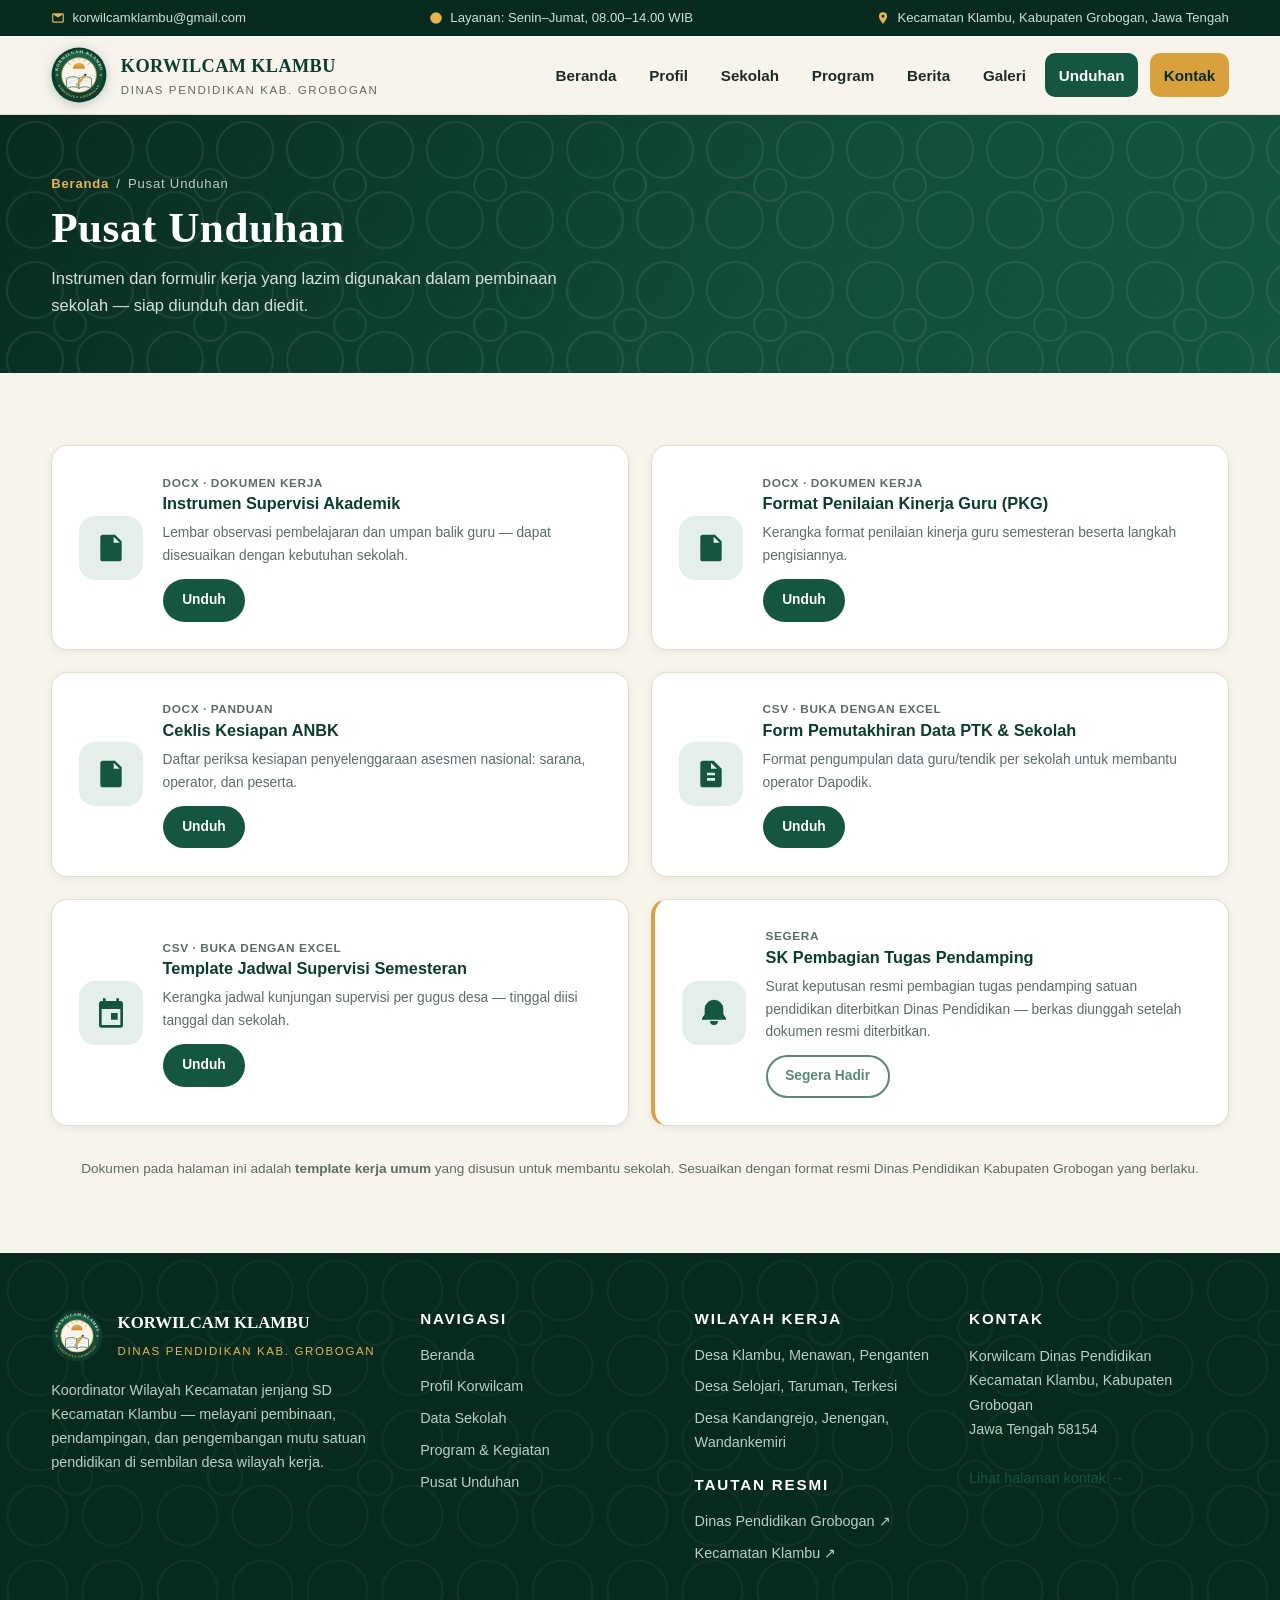
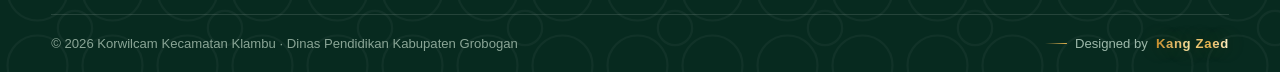
<file: unduhan.html>
<!DOCTYPE html>
<html lang="id">
<head>
  <meta charset="UTF-8">
  <meta name="viewport" content="width=device-width, initial-scale=1.0">
  <title>Pusat Unduhan — Korwilcam Klambu</title>
  <meta name="description" content="Unduh instrumen supervisi, format penilaian kinerja guru, formulir data, dan dokumen pendukung layanan Korwilcam Kecamatan Klambu.">
  <link rel="icon" type="image/svg+xml" href="assets/img/favicon.svg">
  <link rel="stylesheet" href="css/style.css?v=10">
</head>
<body>

  <div class="topbar">
    <div class="container">
      <span>
        <svg viewBox="0 0 24 24"><path d="M4 4h16a2 2 0 0 1 2 2v12a2 2 0 0 1-2 2H4a2 2 0 0 1-2-2V6a2 2 0 0 1 2-2zm8 7L4 6v12h16V6l-8 5z"/></svg>
        <em data-cfg="kontak.email" style="font-style:normal">korwilcamklambu@gmail.com</em> <small class="cfg-note" data-for="kontak.email" style="opacity:.6">(contoh — sesuaikan)</small>
      </span>
      <span>
        <svg viewBox="0 0 24 24"><path d="M12 2a10 10 0 1 0 0 20 10 10 0 0 0 0-20zm1 5h-2v6l5 3 1-1.7-4-2.3V7z"/></svg>
        <em data-cfg="kontak.jamRingkas" style="font-style:normal">Layanan: Senin–Jumat, 08.00–14.00 WIB</em>
      </span>
      <span>
        <svg viewBox="0 0 24 24"><path d="M12 2a7 7 0 0 0-7 7c0 5.25 7 13 7 13s7-7.75 7-13a7 7 0 0 0-7-7zm0 9.5A2.5 2.5 0 1 1 14.5 9 2.5 2.5 0 0 1 12 11.5z"/></svg>
        <em data-cfg="kontak.lokasi" style="font-style:normal">Kecamatan Klambu, Kabupaten Grobogan, Jawa Tengah</em>
      </span>
    </div>
  </div>

  <header class="site-header">
    <div class="container header-inner">
      <a class="brand" href="index.html">
        <img src="assets/img/logo.svg" alt="Logo Korwilcam Klambu">
        <span class="brand-text">
          <strong>KORWILCAM KLAMBU</strong>
          <span>Dinas Pendidikan Kab. Grobogan</span>
        </span>
      </a>
      <button class="nav-toggle" aria-label="Buka menu" aria-expanded="false">
        <span></span><span></span><span></span>
      </button>
      <nav class="nav">
        <a href="index.html">Beranda</a>
        <a href="profil.html">Profil</a>
        <a href="sekolah.html">Sekolah</a>
        <a href="program.html">Program</a>
        <a href="berita.html">Berita</a>
        <a href="galeri.html">Galeri</a>
        <a href="unduhan.html" class="active">Unduhan</a>
        <a href="kontak.html" class="nav-cta">Kontak</a>
      </nav>
    </div>
  </header>

  <section class="banner">
    <div class="container banner-inner">
      <nav class="breadcrumb" aria-label="Breadcrumb">
        <a href="index.html">Beranda</a> <span>/</span> <span>Pusat Unduhan</span>
      </nav>
      <h1>Pusat Unduhan</h1>
      <p>Instrumen dan formulir kerja yang lazim digunakan dalam pembinaan sekolah — siap diunduh dan diedit.</p>
    </div>
  </section>

  <section class="section">
    <div class="container">
      <div class="grid cols-2">
        <div class="card dl-card reveal">
          <div class="dl-icon">
            <svg viewBox="0 0 24 24"><path d="M6 2h9l5 5v13a2 2 0 0 1-2 2H6a2 2 0 0 1-2-2V4a2 2 0 0 1 2-2zm8 1.5V8h4.5L14 3.5zM8 12h8v2H8v-2zm0 4h8v2H8v-2z"/></svg>
          </div>
          <div>
            <div class="dl-meta">DOCX · Dokumen Kerja</div>
            <h3>Instrumen Supervisi Akademik</h3>
            <p>Lembar observasi pembelajaran dan umpan balik guru — dapat disesuaikan dengan kebutuhan sekolah.</p>
            <a class="btn btn-primary btn-sm" href="files/Instrumen-Supervisi-Akademik.docx" download>Unduh</a>
          </div>
        </div>

        <div class="card dl-card reveal d1">
          <div class="dl-icon">
            <svg viewBox="0 0 24 24"><path d="M6 2h9l5 5v13a2 2 0 0 1-2 2H6a2 2 0 0 1-2-2V4a2 2 0 0 1 2-2zm8 1.5V8h4.5L14 3.5zM8 12h8v2H8v-2zm0 4h8v2H8v-2z"/></svg>
          </div>
          <div>
            <div class="dl-meta">DOCX · Dokumen Kerja</div>
            <h3>Format Penilaian Kinerja Guru (PKG)</h3>
            <p>Kerangka format penilaian kinerja guru semesteran beserta langkah pengisiannya.</p>
            <a class="btn btn-primary btn-sm" href="files/Format-Penilaian-Kinerja-Guru.docx" download>Unduh</a>
          </div>
        </div>

        <div class="card dl-card reveal">
          <div class="dl-icon">
            <svg viewBox="0 0 24 24"><path d="M6 2h9l5 5v13a2 2 0 0 1-2 2H6a2 2 0 0 1-2-2V4a2 2 0 0 1 2-2zm8 1.5V8h4.5L14 3.5zM8 12h8v2H8v-2zm0 4h8v2H8v-2z"/></svg>
          </div>
          <div>
            <div class="dl-meta">DOCX · Panduan</div>
            <h3>Ceklis Kesiapan ANBK</h3>
            <p>Daftar periksa kesiapan penyelenggaraan asesmen nasional: sarana, operator, dan peserta.</p>
            <a class="btn btn-primary btn-sm" href="files/Ceklis-Kesiapan-ANBK.docx" download>Unduh</a>
          </div>
        </div>

        <div class="card dl-card reveal d1">
          <div class="dl-icon">
            <svg viewBox="0 0 24 24"><path d="M14 2H6a2 2 0 0 0-2 2v16a2 2 0 0 0 2 2h12a2 2 0 0 0 2-2V8l-6-6zm1 15H9v-2h6v2zm0-4H9v-2h6v2zm-3-5V3.5L16.5 8H12z"/></svg>
          </div>
          <div>
            <div class="dl-meta">CSV · Buka dengan Excel</div>
            <h3>Form Pemutakhiran Data PTK &amp; Sekolah</h3>
            <p>Format pengumpulan data guru/tendik per sekolah untuk membantu operator Dapodik.</p>
            <a class="btn btn-primary btn-sm" href="files/Form-Data-PTK-Sekolah.csv" download>Unduh</a>
          </div>
        </div>

        <div class="card dl-card reveal">
          <div class="dl-icon">
            <svg viewBox="0 0 24 24"><path d="M17 12h-5v5h5v-5zM16 1v2H8V1H6v2H5a2 2 0 0 0-2 2v16a2 2 0 0 0 2 2h14a2 2 0 0 0 2-2V5a2 2 0 0 0-2-2h-1V1h-2zM19 21H5V9h14v12z"/></svg>
          </div>
          <div>
            <div class="dl-meta">CSV · Buka dengan Excel</div>
            <h3>Template Jadwal Supervisi Semesteran</h3>
            <p>Kerangka jadwal kunjungan supervisi per gugus desa — tinggal diisi tanggal dan sekolah.</p>
            <a class="btn btn-primary btn-sm" href="files/Template-Jadwal-Supervisi.csv" download>Unduh</a>
          </div>
        </div>

        <div class="card dl-card reveal d1" style="border-left:4px solid var(--gold-500)">
          <div class="dl-icon">
            <svg viewBox="0 0 24 24"><path d="M12 2a7 7 0 0 0-7 7v4l-2 3v1h18v-1l-2-3V9a7 7 0 0 0-7-7zm-3 16h6a3 3 0 0 1-6 0z"/></svg>
          </div>
          <div>
            <div class="dl-meta">Segera</div>
            <h3>SK Pembagian Tugas Pendamping</h3>
            <p>Surat keputusan resmi pembagian tugas pendamping satuan pendidikan diterbitkan Dinas Pendidikan — berkas diunggah setelah dokumen resmi diterbitkan.</p>
            <span class="btn btn-outline btn-sm" style="cursor:default;opacity:.7">Segera Hadir</span>
          </div>
        </div>
      </div>

      <p class="note center mt-2">
        Dokumen pada halaman ini adalah <strong>template kerja umum</strong> yang disusun untuk membantu sekolah.
        Sesuaikan dengan format resmi Dinas Pendidikan Kabupaten Grobogan yang berlaku.
      </p>
    </div>
  </section>

  <footer class="footer">
    <div class="container">
      <div class="footer-grid">
        <div>
          <div class="f-brand">
            <img src="assets/img/logo.svg" alt="Logo Korwilcam Klambu">
            <div>
              <strong>KORWILCAM KLAMBU</strong>
              <span>Dinas Pendidikan Kab. Grobogan</span>
            </div>
          </div>
          <p>
            Koordinator Wilayah Kecamatan jenjang SD Kecamatan Klambu — melayani pembinaan,
            pendampingan, dan pengembangan mutu satuan pendidikan di sembilan desa wilayah kerja.
          </p>
        </div>
        <div>
          <h4>Navigasi</h4>
          <ul>
            <li><a href="index.html">Beranda</a></li>
            <li><a href="profil.html">Profil Korwilcam</a></li>
            <li><a href="sekolah.html">Data Sekolah</a></li>
            <li><a href="program.html">Program &amp; Kegiatan</a></li>
            <li><a href="unduhan.html">Pusat Unduhan</a></li>
          </ul>
        </div>
        <div>
          <h4>Wilayah Kerja</h4>
          <ul>
            <li><a href="sekolah.html">Desa Klambu, Menawan, Penganten</a></li>
            <li><a href="sekolah.html">Desa Selojari, Taruman, Terkesi</a></li>
            <li><a href="sekolah.html">Desa Kandangrejo, Jenengan, Wandankemiri</a></li>
          </ul>
          <h4 style="margin-top:1.3rem">Tautan Resmi</h4>
          <ul>
            <li><a href="https://disdik.grobogan.go.id" target="_blank" rel="noopener">Dinas Pendidikan Grobogan ↗</a></li>
            <li><a href="https://klambu.kec.grobogan.go.id" target="_blank" rel="noopener">Kecamatan Klambu ↗</a></li>
          </ul>
        </div>
        <div>
          <h4>Kontak</h4>
          <address data-cfg-html="alamatFooterHtml">Korwilcam Dinas Pendidikan<br>Kecamatan Klambu, Kabupaten Grobogan<br>Jawa Tengah 58154<br><br><a href="kontak.html">Lihat halaman kontak →</a></address>
        </div>
      </div>
      <div class="foot-bottom">
        <span>© <span data-year>2026</span> Korwilcam Kecamatan Klambu · Dinas Pendidikan Kabupaten Grobogan</span>
        <span class="credit">Designed by <b>Kang Zaed</b></span>
      </div>
    </div>
  </footer>

  <button class="to-top" aria-label="Kembali ke atas">
    <svg viewBox="0 0 24 24"><path d="M12 4l8 8h-6v8h-4v-8H4l8-8z"/></svg>
  </button>

  <script src="js/site-config.js?v=11"></script>
  <script src="js/main.js?v=11"></script>
</body>
</html>
</file>
<file: css/style.css>
/* ============================================================
   KORWILCAM KLAMBU — Dinas Pendidikan Kabupaten Grobogan
   Stylesheet utama (tanpa dependensi eksternal)
   ============================================================ */

:root{
  --green-950:#072a1f;
  --green-900:#0b3d2e;
  --green-800:#114c38;
  --green-700:#14563f;
  --green-600:#17694d;
  --green-500:#1e7d59;
  --green-100:#e3efe8;
  --gold-600:#c98d2b;
  --gold-500:#d9a13b;
  --gold-400:#e6b34e;
  --gold-100:#f6e9cf;
  --cream:#f7f4ec;
  --cream-2:#efe9da;
  --ink:#1c2b25;
  --muted:#5c6d64;
  --line:#e2ddcc;
  --card:#ffffff;
  --radius:16px;
  --shadow-sm:0 2px 8px rgba(11,61,46,.08);
  --shadow-md:0 10px 30px rgba(11,61,46,.14);
  --shadow-lg:0 24px 60px rgba(11,61,46,.22);
  --font-sans:"Segoe UI","Helvetica Neue",Arial,"Noto Sans",sans-serif;
  --font-serif:Georgia,"Times New Roman",serif;
  --kawung:url("data:image/svg+xml,%3Csvg xmlns='http://www.w3.org/2000/svg' width='140' height='140' viewBox='0 0 140 140'%3E%3Cg fill='none' stroke='%23ffffff' stroke-opacity='.08' stroke-width='2'%3E%3Ccircle cx='35' cy='35' r='28'/%3E%3Ccircle cx='105' cy='105' r='28'/%3E%3Ccircle cx='105' cy='35' r='28'/%3E%3Ccircle cx='35' cy='105' r='28'/%3E%3Ccircle cx='70' cy='70' r='16'/%3E%3C/g%3E%3C/svg%3E");
}

*{margin:0;padding:0;box-sizing:border-box}
html{scroll-behavior:smooth}
body{
  font-family:var(--font-sans);
  color:var(--ink);
  background:var(--cream);
  line-height:1.65;
  font-size:16.5px;
  -webkit-font-smoothing:antialiased;
}
img{max-width:100%;display:block}
a{color:var(--green-700);text-decoration:none}
a:hover{color:var(--green-600)}
ul{list-style:none}

.container{width:min(1180px,92%);margin-inline:auto}
.section{padding:72px 0}
.section.alt{background:var(--cream-2)}

/* ---------- Typografi ---------- */
h1,h2,h3,h4{line-height:1.25;color:var(--green-900);font-weight:800}
h1{font-family:var(--font-serif);font-size:clamp(2rem,4.2vw,3.1rem);letter-spacing:.5px}
h2{font-family:var(--font-serif);font-size:clamp(1.7rem,3vw,2.35rem)}
h3{font-size:1.18rem}
p.lead{font-size:1.12rem;color:var(--muted);max-width:64ch}
.eyebrow{
  display:inline-flex;align-items:center;gap:.6rem;
  font-size:.78rem;font-weight:800;letter-spacing:.22em;text-transform:uppercase;
  color:var(--gold-600);margin-bottom:.9rem;
}
.eyebrow::before{content:"";width:34px;height:2.5px;background:var(--gold-500);border-radius:2px}
.section-head{text-align:center;margin-bottom:44px}
.section-head .eyebrow{justify-content:center}
.section-head .eyebrow::after{content:"";width:34px;height:2.5px;background:var(--gold-500);border-radius:2px}
.section-head .sub{color:var(--muted);max-width:60ch;margin:12px auto 0}

/* ---------- Tombol ---------- */
.btn{
  display:inline-flex;align-items:center;justify-content:center;gap:.55rem;
  padding:.85rem 1.6rem;border-radius:999px;font-weight:700;font-size:.98rem;
  border:2px solid transparent;cursor:pointer;transition:.22s ease;
  font-family:var(--font-sans);
}
.btn-primary{background:var(--green-700);color:#fff}
.btn-primary:hover{background:var(--green-600);color:#fff;transform:translateY(-2px);box-shadow:var(--shadow-md)}
.btn-gold{background:var(--gold-500);color:var(--green-950)}
.btn-gold:hover{background:var(--gold-400);color:var(--green-950);transform:translateY(-2px);box-shadow:var(--shadow-md)}
.btn-ghost{border-color:rgba(255,255,255,.55);color:#fff}
.btn-ghost:hover{background:rgba(255,255,255,.12);color:#fff;border-color:#fff}
.btn-outline{border-color:var(--green-700);color:var(--green-700);background:transparent}
.btn-outline:hover{background:var(--green-700);color:#fff}
.btn-sm{padding:.5rem 1.1rem;font-size:.86rem}

/* ---------- Topbar & Header ---------- */
.topbar{background:var(--green-950);color:#cfe0d6;font-size:.82rem;padding:.45rem 0}
.topbar .container{display:flex;justify-content:space-between;gap:1rem;flex-wrap:wrap}
.topbar span{display:inline-flex;align-items:center;gap:.45rem}
.topbar svg{width:14px;height:14px;fill:var(--gold-400);flex:none}
.topbar a{color:#fff;font-weight:600}

.site-header{
  position:sticky;top:0;z-index:60;background:rgba(247,244,236,.92);
  backdrop-filter:blur(10px);border-bottom:1px solid var(--line);transition:.25s;
}
.site-header.scrolled{box-shadow:var(--shadow-sm);background:rgba(247,244,236,.98)}
.header-inner{display:flex;align-items:center;justify-content:space-between;gap:1.2rem;padding:.7rem 0}
.brand{display:flex;align-items:center;gap:.85rem;min-width:0}
.brand img{width:56px;height:56px;flex:none;filter:drop-shadow(0 2px 6px rgba(11,61,46,.25))}
.brand-text{min-width:0}
.brand-text strong{display:block;font-family:var(--font-serif);font-size:1.14rem;color:var(--green-900);letter-spacing:.4px;white-space:nowrap}
.brand-text span{display:block;font-size:.72rem;color:var(--muted);letter-spacing:.14em;text-transform:uppercase;white-space:nowrap;overflow:hidden;text-overflow:ellipsis}

.nav{display:flex;align-items:center;gap:.35rem}
.nav a{padding:.6rem .85rem;border-radius:10px;font-weight:600;font-size:.95rem;color:var(--ink)}
.nav a:hover{background:var(--green-100);color:var(--green-800)}
.nav a.active{background:var(--green-700);color:#fff}
.nav a.nav-cta{background:var(--gold-500);color:var(--green-950);margin-left:.4rem}
.nav a.nav-cta:hover{background:var(--gold-400)}

.nav-toggle{display:none;background:none;border:0;cursor:pointer;padding:.5rem}
.nav-toggle span{display:block;width:26px;height:3px;background:var(--green-900);border-radius:2px;margin:5px 0;transition:.25s}
.nav-toggle.open span:nth-child(1){transform:translateY(8px) rotate(45deg)}
.nav-toggle.open span:nth-child(2){opacity:0}
.nav-toggle.open span:nth-child(3){transform:translateY(-8px) rotate(-45deg)}

/* ---------- Hero beranda ---------- */
.hero{
  position:relative;color:#fff;overflow:visible;
  background:linear-gradient(135deg,var(--green-950) 0%,var(--green-800) 55%,var(--green-700) 100%);
}
.hero::before{
  content:"";position:absolute;inset:0;z-index:1;pointer-events:none;
  background:linear-gradient(100deg,rgba(7,42,31,.97) 0%,rgba(11,61,46,.9) 45%,rgba(11,61,46,.45) 78%,rgba(11,61,46,.28) 100%);
}
.hero-inner{
  position:relative;z-index:2;display:grid;grid-template-columns:1.15fr .85fr;
  gap:3rem;align-items:center;padding:84px 0 96px;
}
.hero .eyebrow{color:var(--gold-400)}
.hero .eyebrow::before{background:var(--gold-400)}
.hero h1{color:#fff;margin-bottom:1.1rem}
.hero h1 em{font-style:normal;color:var(--gold-400)}
.hero p.lead{color:#d5e2db;max-width:56ch}
.hero-actions{display:flex;gap:.9rem;flex-wrap:wrap;margin-top:1.9rem}

.hero-bg{position:absolute;inset:0;z-index:0;overflow:hidden}
.hs-track{display:flex;height:100%;transition:transform .8s cubic-bezier(.4,0,.2,1);will-change:transform}
.hs-slide{flex:0 0 100%;height:100%}
.hs-slide img{width:100%;height:100%;object-fit:cover;display:block}
.hs-controls{position:absolute;z-index:3;left:50%;transform:translateX(-50%);bottom:62px;
  display:flex;align-items:center;gap:.7rem;padding:.5rem .8rem;border-radius:999px;
  background:rgba(7,42,31,.5);backdrop-filter:blur(6px);border:1px solid rgba(255,255,255,.16)}
.hs-arrow{width:40px;height:40px;border-radius:50%;flex:none;
  border:0;cursor:pointer;background:rgba(247,244,236,.92);color:var(--green-900);font-size:1.4rem;
  display:grid;place-items:center;box-shadow:var(--shadow-sm);transition:.2s;font-family:var(--font-serif)}
.hs-arrow:hover{background:var(--gold-400)}
.hs-dots{display:flex;gap:.45rem;align-items:center}
.hs-dots button{width:9px;height:9px;border-radius:6px;border:0;cursor:pointer;background:rgba(255,255,255,.5);padding:0;transition:.25s}
.hs-dots button.active{background:var(--gold-400);width:24px}
.hs-tagline{margin-top:1.9rem;font-size:.8rem;letter-spacing:.3em;text-transform:uppercase;color:var(--gold-400);font-weight:700}

.hero-stats{
  position:relative;z-index:2;display:grid;grid-template-columns:repeat(4,1fr);
  background:#fff;border-radius:22px;box-shadow:var(--shadow-lg);
  transform:translateY(50%);margin-top:-8px;overflow:hidden;
}
.hero-stats .stat{padding:1.6rem 1rem;text-align:center;border-right:1px solid var(--line)}
.hero-stats .stat:last-child{border-right:0}
.stat b{display:block;font-family:var(--font-serif);font-size:2rem;color:var(--green-700);line-height:1.1}
.stat span{font-size:.8rem;color:var(--muted);font-weight:600;letter-spacing:.04em}

/* ---------- Kartu & grid ---------- */
.grid{display:grid;gap:1.4rem}
.cols-2{grid-template-columns:repeat(2,1fr)}
.cols-3{grid-template-columns:repeat(3,1fr)}
.cols-4{grid-template-columns:repeat(4,1fr)}

.card{
  background:var(--card);border-radius:var(--radius);padding:1.7rem;
  box-shadow:var(--shadow-sm);border:1px solid var(--line);
  transition:.25s ease;position:relative;overflow:hidden;
}
.card::before{content:"";position:absolute;top:0;left:0;right:0;height:3px;background:linear-gradient(90deg,var(--gold-500),transparent);transform:scaleX(0);transform-origin:left;transition:.3s}
.card:hover{transform:translateY(-5px);box-shadow:var(--shadow-md)}
.card:hover::before{transform:scaleX(1)}
.card h3{margin-bottom:.55rem}
.card p{color:var(--muted);font-size:.95rem}
.card .more{display:inline-flex;align-items:center;gap:.4rem;margin-top:.9rem;font-weight:700;font-size:.88rem;color:var(--green-700)}
.card .more:hover{color:var(--gold-600)}

.icon-badge{
  width:52px;height:52px;border-radius:14px;display:grid;place-items:center;
  background:var(--green-100);margin-bottom:1rem;
}
.icon-badge svg{width:26px;height:26px;fill:var(--green-700)}
.icon-badge.gold{background:var(--gold-100)}
.icon-badge.gold svg{fill:var(--gold-600)}

.chip{
  display:inline-block;background:var(--green-100);color:var(--green-800);
  border-radius:999px;padding:.28rem .8rem;font-size:.8rem;font-weight:700;margin:.18rem;
}
.chip.gold{background:var(--gold-100);color:var(--gold-600)}

/* ---------- Banner halaman dalam ---------- */
.banner{
  position:relative;color:#fff;overflow:hidden;
  background:linear-gradient(120deg,var(--green-950),var(--green-800) 60%,var(--green-700));
}
.banner::before{content:"";position:absolute;inset:0;background:var(--kawung);background-size:140px}
.banner-inner{position:relative;padding:58px 0 54px}
.banner h1{color:#fff;font-size:clamp(1.9rem,3.6vw,2.7rem);margin-top:.4rem}
.banner p{color:#d5e2db;margin-top:.6rem;max-width:60ch}
.breadcrumb{display:flex;flex-wrap:wrap;gap:.45rem;font-size:.82rem;color:#b9cfc2;letter-spacing:.06em}
.breadcrumb a{color:var(--gold-400);font-weight:600}
.breadcrumb a:hover{color:#fff}

/* ---------- Profil ---------- */
.profile-grid{display:grid;grid-template-columns:340px 1fr;gap:2.6rem;align-items:start}
.profile-photo{
  border-radius:24px;overflow:hidden;box-shadow:var(--shadow-lg);
  border:6px solid #fff;position:sticky;top:100px;
}
.profile-info h2{margin-bottom:.4rem}
.profile-role{color:var(--gold-600);font-weight:800;letter-spacing:.14em;text-transform:uppercase;font-size:.8rem;margin-bottom:1.2rem}
.profile-meta{margin-top:1.4rem;background:#fff;border:1px solid var(--line);border-radius:var(--radius);padding:1.2rem 1.4rem;box-shadow:var(--shadow-sm)}
.profile-meta dl{display:grid;grid-template-columns:auto 1fr;gap:.45rem 1.4rem;font-size:.94rem}
.profile-meta dt{font-weight:700;color:var(--green-800)}
.profile-meta dd{color:var(--muted)}

.vision-box{
  background:linear-gradient(120deg,var(--green-900),var(--green-700));
  color:#fff;border-radius:20px;padding:2rem 2.2rem;position:relative;overflow:hidden;
}
.vision-box::before{content:"";position:absolute;inset:0;background:var(--kawung);background-size:120px}
.vision-box h3{color:var(--gold-400);font-family:var(--font-serif);font-size:1.3rem;margin-bottom:.5rem;position:relative}
.vision-box p{position:relative;color:#e6efe9;font-size:1.05rem;font-style:italic}

.mission-list li{display:flex;gap:.9rem;padding:.65rem 0;border-bottom:1px dashed var(--line);color:var(--ink)}
.mission-list li:last-child{border-bottom:0}
.mission-list .num{
  flex:none;width:30px;height:30px;border-radius:50%;background:var(--gold-500);
  color:var(--green-950);font-weight:800;display:grid;place-items:center;font-size:.85rem;
}

.org-flow{display:flex;flex-direction:column;align-items:center;gap:0;margin-top:1.5rem}
.org-node{
  background:#fff;border:2px solid var(--green-700);border-radius:14px;
  padding:.9rem 1.6rem;text-align:center;box-shadow:var(--shadow-sm);max-width:520px;width:100%;
}
.org-node strong{color:var(--green-900);display:block}
.org-node span{font-size:.82rem;color:var(--muted)}
.org-node.top{background:var(--green-700);border-color:var(--green-800)}
.org-node.top strong{color:#fff}
.org-node.top span{color:#cfe0d6}
.org-line{width:2.5px;height:34px;background:var(--gold-500)}
.org-row{display:grid;grid-template-columns:repeat(3,1fr);gap:1rem;width:100%;max-width:880px}

/* ---------- Tabel ---------- */
.table-wrap{overflow-x:auto;background:#fff;border:1px solid var(--line);border-radius:var(--radius);box-shadow:var(--shadow-sm)}
table.data-table{width:100%;border-collapse:collapse;font-size:.93rem;min-width:640px}
table.data-table th{
  background:var(--green-700);color:#fff;text-align:left;padding:.85rem 1rem;
  font-size:.8rem;letter-spacing:.08em;text-transform:uppercase;white-space:nowrap;
}
table.data-table td{padding:.8rem 1rem;border-top:1px solid var(--line);vertical-align:top}
table.data-table tbody tr:hover{background:var(--green-100)}
table.data-table .npsn{font-variant-numeric:tabular-nums;font-weight:700;color:var(--gold-600);white-space:nowrap}
.badge-binaan{display:inline-block;background:var(--gold-500);color:var(--green-950);border-radius:999px;font-size:.7rem;font-weight:800;padding:.14rem .6rem;letter-spacing:.06em;vertical-align:middle}
.badge-info{display:inline-block;background:var(--green-100);color:var(--green-800);border-radius:999px;font-size:.7rem;font-weight:800;padding:.14rem .6rem;letter-spacing:.06em;vertical-align:middle}

/* ---------- Filter sekolah ---------- */
.filters{
  display:grid;grid-template-columns:1.6fr 1fr 1fr auto;gap:.8rem;align-items:end;
  background:#fff;border:1px solid var(--line);border-radius:var(--radius);
  padding:1.1rem;box-shadow:var(--shadow-sm);margin-bottom:1.4rem;
}
.field label{display:block;font-size:.78rem;font-weight:700;letter-spacing:.06em;text-transform:uppercase;color:var(--muted);margin-bottom:.35rem}
.input,.select{
  width:100%;padding:.7rem .9rem;border:1.5px solid var(--line);border-radius:11px;
  font-family:var(--font-sans);font-size:.95rem;background:#fff;color:var(--ink);
  transition:.2s;
}
.input:focus,.select:focus{outline:none;border-color:var(--green-600);box-shadow:0 0 0 3px rgba(30,125,89,.15)}
.filter-count{font-size:.85rem;color:var(--muted);padding:.6rem 0;text-align:right}

/* ---------- Timeline / kalender ---------- */
.timeline{position:relative;margin-top:1rem}
.timeline::before{content:"";position:absolute;left:22px;top:8px;bottom:8px;width:2.5px;background:var(--gold-500);border-radius:2px}
.t-item{position:relative;padding:0 0 1.8rem 66px}
.t-item:last-child{padding-bottom:0}
.t-item::before{
  content:"";position:absolute;left:13px;top:6px;width:21px;height:21px;border-radius:50%;
  background:#fff;border:4px solid var(--green-700);box-shadow:0 0 0 3px var(--cream);
}
.t-date{font-size:.78rem;font-weight:800;letter-spacing:.1em;text-transform:uppercase;color:var(--gold-600)}
.t-item h3{font-size:1.05rem;margin:.25rem 0 .3rem}
.t-item p{color:var(--muted);font-size:.94rem;max-width:70ch}

/* ---------- Berita ---------- */
.news-card{display:flex;flex-direction:column;gap:.5rem}
.news-date{
  display:inline-flex;align-items:center;gap:.45rem;font-size:.78rem;font-weight:700;
  letter-spacing:.08em;text-transform:uppercase;color:var(--gold-600);
}
.news-date svg{width:14px;height:14px;fill:var(--gold-600)}
.news-card p{display:-webkit-box;-webkit-line-clamp:3;-webkit-box-orient:vertical;overflow:hidden}
.notice{
  display:flex;gap:.9rem;align-items:flex-start;background:#fff;border:1px solid var(--line);
  border-left:4px solid var(--gold-500);border-radius:12px;padding:1rem 1.2rem;margin-bottom:.9rem;
  box-shadow:var(--shadow-sm);
}
.notice svg{width:20px;height:20px;fill:var(--gold-600);flex:none;margin-top:.15rem}
.notice img{width:72px;height:72px;object-fit:cover;border-radius:10px;flex:none;margin-top:.15rem;border:1px solid var(--line)}
.notice h4{font-size:.98rem;margin-bottom:.15rem}
.notice p{font-size:.86rem;color:var(--muted)}

/* ---------- Galeri ---------- */
.gallery-grid{display:grid;grid-template-columns:repeat(3,1fr);gap:1.3rem}
.g-item{
  border-radius:var(--radius);overflow:hidden;cursor:zoom-in;background:#fff;
  border:1px solid var(--line);box-shadow:var(--shadow-sm);transition:.25s;
}
.g-item:hover{transform:translateY(-5px);box-shadow:var(--shadow-md)}
.g-item img{aspect-ratio:3/2;object-fit:cover;width:100%}
.g-item figcaption{padding:.85rem 1.1rem;font-size:.9rem;font-weight:600;color:var(--green-900)}
.g-item figcaption small{display:block;font-weight:500;color:var(--muted)}

.lightbox{
  position:fixed;inset:0;z-index:100;background:rgba(7,42,31,.92);
  display:none;align-items:center;justify-content:center;padding:3rem;
}
.lightbox.show{display:flex}
.lightbox img{max-width:min(1000px,92vw);max-height:82vh;border-radius:18px;box-shadow:var(--shadow-lg)}
.lightbox figcaption{position:absolute;bottom:2rem;left:0;right:0;text-align:center;color:#fff;font-weight:600}
.lightbox-close{
  position:absolute;top:1.2rem;right:1.6rem;background:none;border:0;color:#fff;
  font-size:2.4rem;cursor:pointer;line-height:1;
}

/* ---------- Kontak ---------- */
.contact-grid{display:grid;grid-template-columns:1fr 1.1fr;gap:2rem;align-items:start}
.info-card{display:flex;gap:1rem;align-items:flex-start;background:#fff;border:1px solid var(--line);border-radius:var(--radius);padding:1.3rem 1.4rem;box-shadow:var(--shadow-sm)}
.info-card + .info-card{margin-top:1rem}
.info-card .icon-badge{margin-bottom:0;flex:none}
.info-card h4{margin-bottom:.2rem;font-size:1rem}
.info-card p{color:var(--muted);font-size:.92rem}
.map-embed{border-radius:var(--radius);overflow:hidden;border:1px solid var(--line);box-shadow:var(--shadow-sm);margin-top:1.2rem}
.map-embed iframe{width:100%;height:300px;border:0;display:block}
.hours-table td{padding:.45rem .8rem}
.hours-table td:first-child{font-weight:700;color:var(--green-800);white-space:nowrap}
.form-note{font-size:.83rem;color:var(--muted);margin-top:.8rem}
.form-row{display:grid;grid-template-columns:1fr 1fr;gap:.9rem}
textarea.input{resize:vertical;min-height:130px}

/* ---------- Unduhan ---------- */
.dl-card{display:flex;gap:1.2rem;align-items:center}
.dl-icon{
  flex:none;width:64px;height:64px;border-radius:16px;display:grid;place-items:center;
  background:var(--green-100);
}
.dl-icon svg{width:32px;height:32px;fill:var(--green-700)}
.dl-card h3{font-size:1.02rem}
.dl-card p{font-size:.86rem;margin:.15rem 0 .7rem}
.dl-meta{font-size:.74rem;letter-spacing:.05em;color:var(--muted);text-transform:uppercase;font-weight:700}

/* ---------- CTA band ---------- */
.cta-band{
  background:linear-gradient(120deg,var(--gold-500),var(--gold-400));
  border-radius:24px;padding:2.4rem 2.6rem;display:flex;align-items:center;
  justify-content:space-between;gap:2rem;box-shadow:var(--shadow-md);position:relative;overflow:hidden;
}
.cta-band::before{content:"";position:absolute;inset:0;background:var(--kawung);background-size:120px;filter:invert(1)}
.cta-band h2{color:var(--green-950);position:relative;font-size:1.6rem}
.cta-band p{color:#6d5417;position:relative;font-size:.98rem;margin-top:.3rem}
.cta-band .btn{position:relative;flex:none}

/* ---------- Footer ---------- */
.footer{background:var(--green-950);color:#b9cfc2;margin-top:0;position:relative;overflow:hidden}
.footer::before{content:"";position:absolute;inset:0;background:var(--kawung);background-size:150px;opacity:.5}
.footer-grid{
  position:relative;display:grid;grid-template-columns:1.4fr 1fr 1fr 1.1fr;
  gap:2.4rem;padding:56px 0 40px;
}
.footer h4{color:#fff;font-size:.95rem;letter-spacing:.12em;text-transform:uppercase;margin-bottom:1rem}
.footer .f-brand{display:flex;gap:.9rem;align-items:center;margin-bottom:1rem}
.footer .f-brand img{width:52px;height:52px}
.footer .f-brand strong{display:block;font-family:var(--font-serif);color:#fff;font-size:1.05rem}
.footer .f-brand span{font-size:.72rem;letter-spacing:.14em;text-transform:uppercase;color:var(--gold-400)}
.footer p,.footer li{font-size:.9rem}
.footer li{margin-bottom:.5rem}
.footer li a{color:#b9cfc2}
.footer li a:hover{color:var(--gold-400)}
.footer address{font-style:normal;font-size:.9rem;line-height:1.7}
.foot-bottom{
  position:relative;border-top:1px solid rgba(255,255,255,.12);
  padding:1.1rem 0;display:flex;justify-content:space-between;gap:1rem;flex-wrap:wrap;
  font-size:.82rem;
}
.foot-bottom span{color:#8aa596}
.foot-bottom .credit{
  display:inline-flex;align-items:center;gap:.5rem;color:#9db8aa;
}
.foot-bottom .credit::before{
  content:"";width:22px;height:1.5px;border-radius:2px;
  background:linear-gradient(90deg,transparent,var(--gold-400));
}
.foot-bottom .credit b{
  font-weight:800;letter-spacing:.05em;
  background:linear-gradient(92deg,#c98d2b 0%,#f3dc9a 45%,#e6b34e 70%,#fff3d0 100%);
  -webkit-background-clip:text;background-clip:text;
  -webkit-text-fill-color:transparent;color:transparent;
  text-shadow:0 0 22px rgba(230,179,78,.25);
}

/* ---------- Utilitas ---------- */
.to-top{
  position:fixed;right:1.4rem;bottom:1.4rem;z-index:80;width:46px;height:46px;
  border-radius:50%;background:var(--green-700);border:0;cursor:pointer;
  display:grid;place-items:center;box-shadow:var(--shadow-md);opacity:0;pointer-events:none;transition:.3s;
}
.to-top.show{opacity:1;pointer-events:auto}
.to-top svg{width:20px;height:20px;fill:#fff}
.to-top:hover{background:var(--gold-500)}

.reveal{opacity:0;transform:translateY(26px);transition:opacity .7s ease,transform .7s ease}
.reveal.visible{opacity:1;transform:none}
.d1{transition-delay:.08s}.d2{transition-delay:.16s}.d3{transition-delay:.24s}.d4{transition-delay:.32s}

.center{text-align:center}
.mt-1{margin-top:1rem}.mt-2{margin-top:2rem}.mt-3{margin-top:3rem}
.note{font-size:.85rem;color:var(--muted)}
.divider{border:0;border-top:1.5px dashed var(--line);margin:2.2rem 0}

/* ---------- Responsif ---------- */
@media (max-width:1024px){
  .hero-inner{grid-template-columns:1fr;text-align:center;padding:64px 0 88px}
  .hero-copy{display:flex;flex-direction:column;align-items:center}
  .cols-4{grid-template-columns:repeat(2,1fr)}
  .profile-grid{grid-template-columns:1fr}
  .profile-photo{position:static;max-width:380px;margin-inline:auto}
  .contact-grid{grid-template-columns:1fr}
  .gallery-grid{grid-template-columns:repeat(2,1fr)}
  .footer-grid{grid-template-columns:1fr 1fr}
  .filters{grid-template-columns:1fr 1fr}
}
@media (max-width:768px){
  .nav{
    position:absolute;top:100%;left:0;right:0;flex-direction:column;align-items:stretch;
    background:var(--cream);border-bottom:1px solid var(--line);box-shadow:var(--shadow-md);
    padding:.8rem 4%;display:none;gap:.2rem;
  }
  .nav.open{display:flex}
  .nav a{padding:.75rem 1rem}
  .nav a.nav-cta{margin:.3rem 0 0}
  .nav-toggle{display:block}
  .section{padding:52px 0}
  .hero-stats{grid-template-columns:repeat(2,1fr);transform:translateY(40%)}
  .hs-controls{bottom:140px}
  .hero-stats .stat:nth-child(2){border-right:0}
  .hero-stats .stat:nth-child(-n+2){border-bottom:1px solid var(--line)}
  .cols-3{grid-template-columns:1fr}
  .cols-2{grid-template-columns:1fr}
  .org-row{grid-template-columns:1fr}
  .gallery-grid{grid-template-columns:1fr}
  .cta-band{flex-direction:column;text-align:center;padding:2rem 1.6rem}
  .footer-grid{grid-template-columns:1fr;gap:1.8rem}
  .form-row{grid-template-columns:1fr}
  .filters{grid-template-columns:1fr}
}
@media (max-width:480px){
  body{font-size:15.5px}
  .brand-text strong{font-size:1rem}
  .brand-text span{display:none}
  .hero-actions .btn{width:100%}
}
</file>
